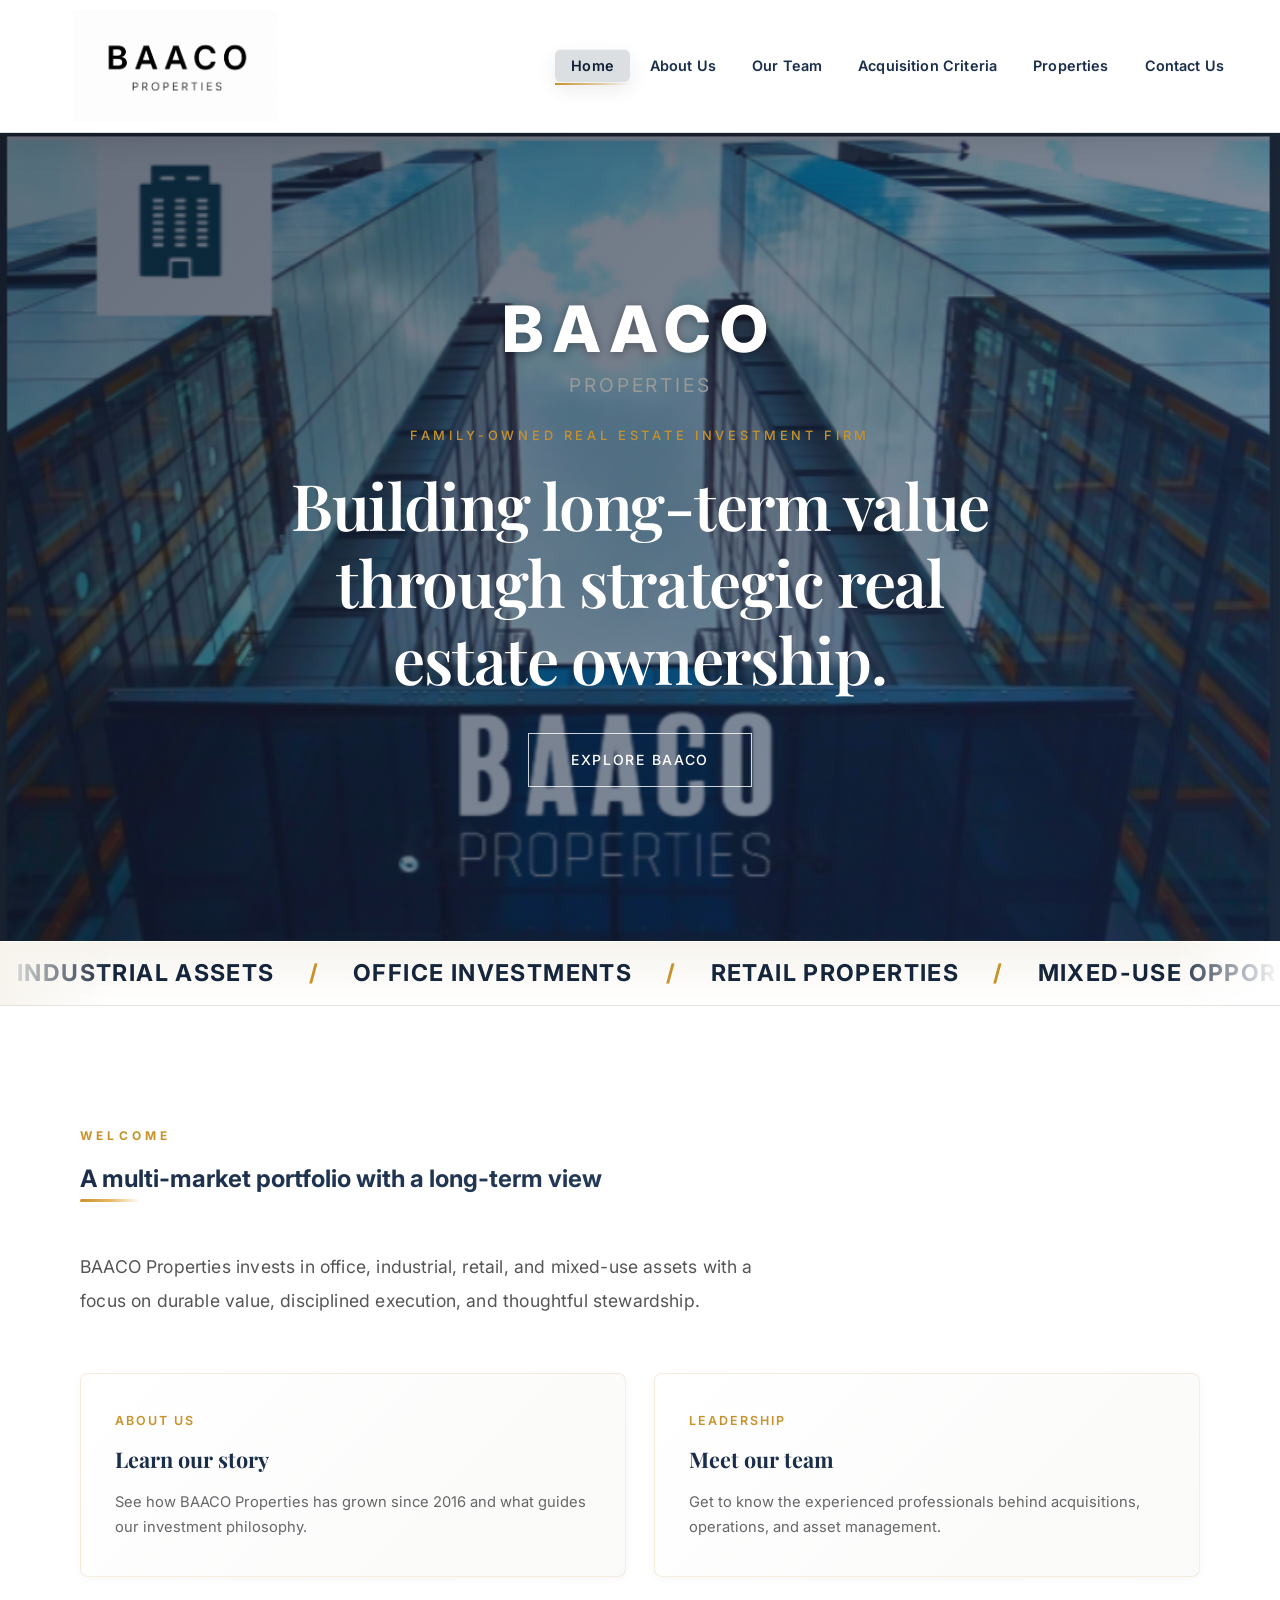
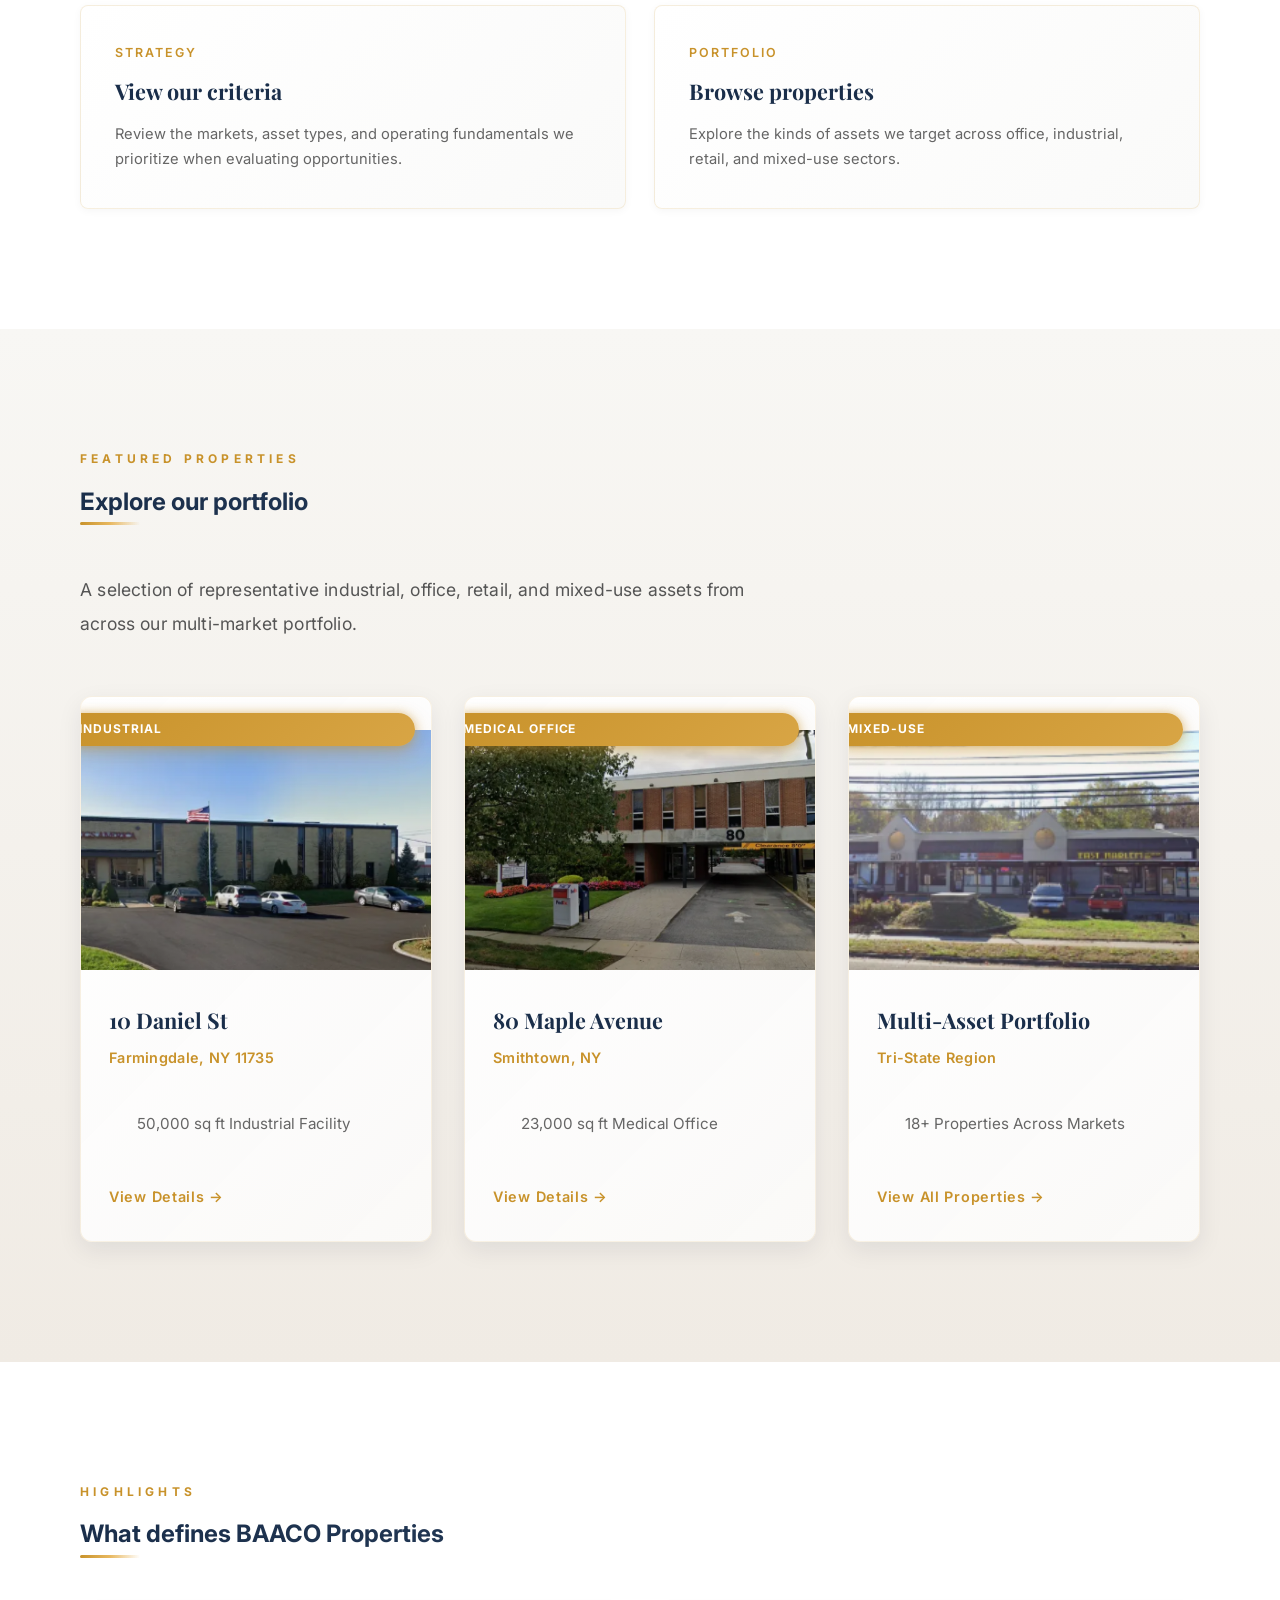
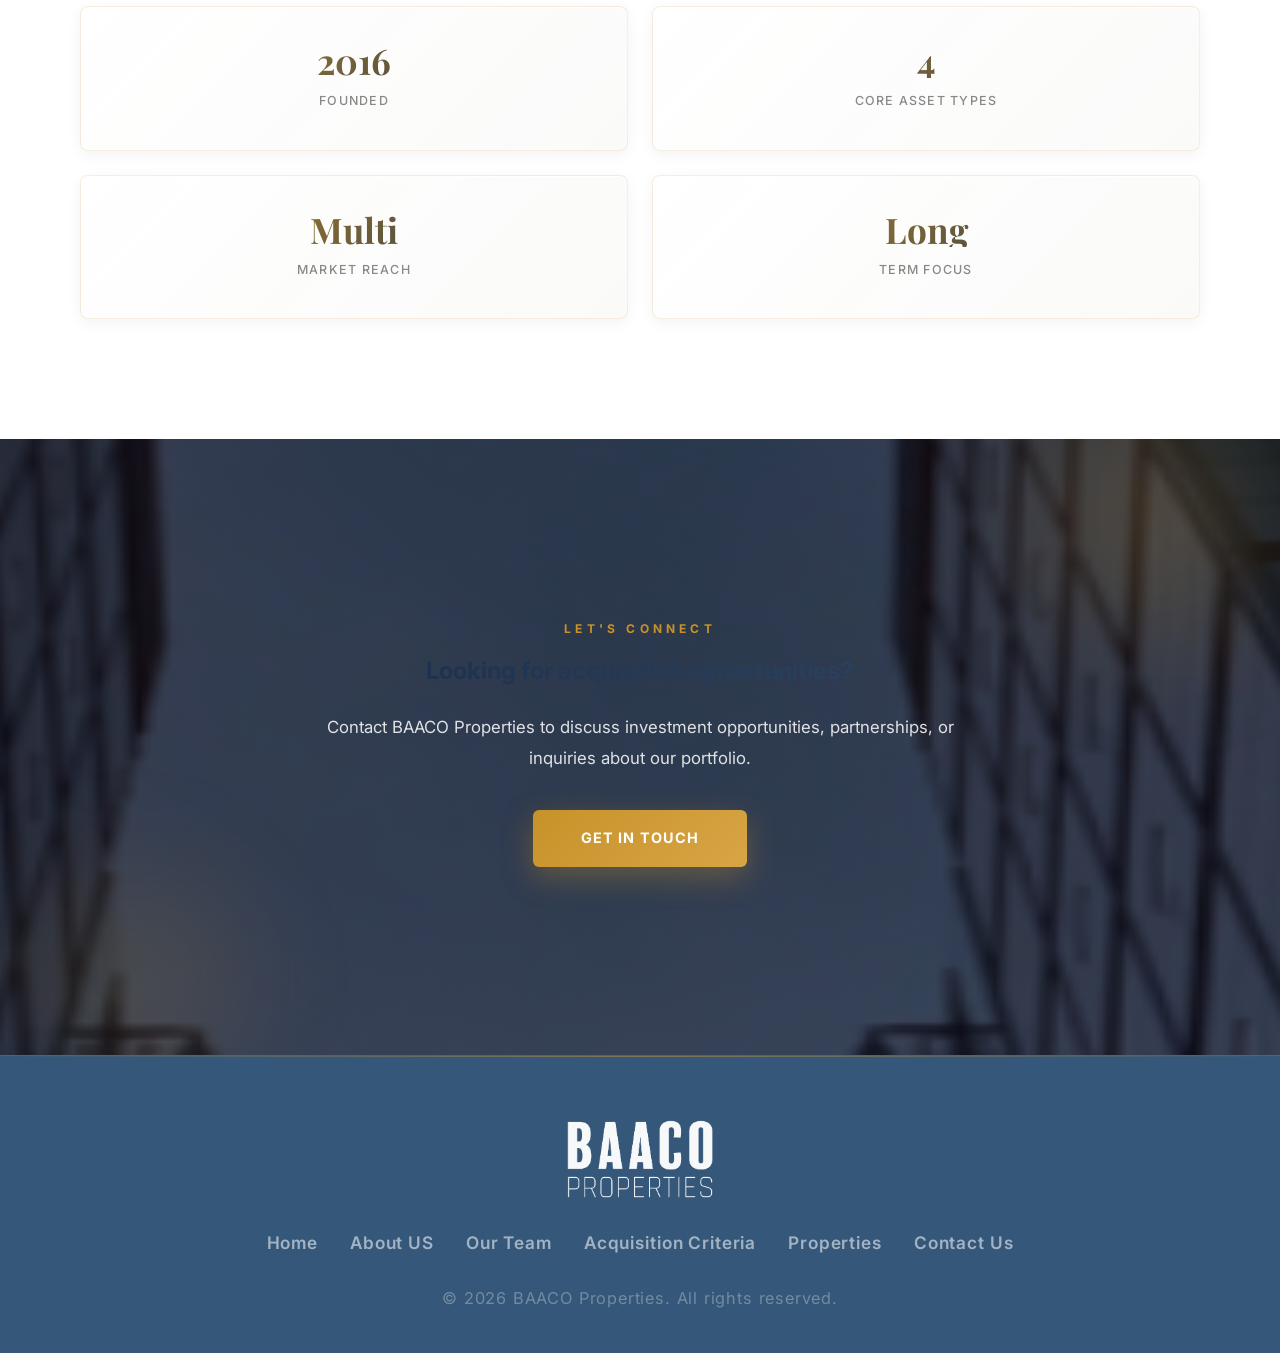
<file: index.html>
<!DOCTYPE html>
<html lang="en">
<head>
  <meta charset="UTF-8" />
  <meta name="viewport" content="width=device-width, initial-scale=1.0" />
  <meta name="theme-color" content="#241b17" />
  <title>BAACO Properties | Home</title>
  <link rel="stylesheet" href="styles.css" />
  <link href="https://fonts.googleapis.com/css2?family=Playfair+Display:wght@400;600;700&family=Inter:wght@300;400;500;600&display=swap" rel="stylesheet" />
</head>
<body data-page="home">
  <header id="header">
    <div class="header-inner">
      <a href="index.html" class="logo">
        <img src="Images/Baaco logo image.png" alt="BAACO Properties logo" class="logo-image" />
      </a>
      <nav>
        <ul class="nav-links">
          <li><a href="index.html" class="nav-link">Home</a></li>
          <li><a href="about.html" class="nav-link">About Us</a></li>
          <li><a href="team.html" class="nav-link">Our Team</a></li>
          <li><a href="acquisition.html" class="nav-link">Acquisition Criteria</a></li>
          <li><a href="properties.html" class="nav-link">Properties</a></li>
          <li><a href="contact.html" class="nav-link">Contact Us</a></li>
        </ul>
        <button class="hamburger" id="hamburger" aria-label="Open menu">
          <span></span><span></span><span></span>
        </button>
      </nav>
    </div>
    <div class="mobile-menu" id="mobileMenu">
      <a href="index.html" class="mobile-link">Home</a>
      <a href="about.html" class="mobile-link">About Us</a>
      <a href="team.html" class="mobile-link">Our Team</a>
      <a href="acquisition.html" class="mobile-link">Acquisition Criteria</a>
      <a href="properties.html" class="mobile-link">Properties</a>
      <a href="contact.html" class="mobile-link">Contact Us</a>
    </div>
  </header>

  <section class="hero" id="home">
    <div class="hero-media-scroller" aria-label="Scrollable building background image">
      <img
        src="Images/image.png"
        alt="BAACO building background with BAACO Properties lettering"
        class="hero-media-image"
      />
    </div>
    <div class="hero-overlay"></div>
    <div class="hero-content">
      <div class="hero-brand">
        <div class="hero-brand-main">BAACO</div>
        <div class="hero-brand-sub">PROPERTIES</div>
      </div>
      <p class="hero-sub">Family-Owned Real Estate Investment Firm</p>
      <h1 class="hero-title">Building long-term value through strategic real estate ownership.</h1>
      <a href="about.html" class="hero-btn">Explore BAACO</a>
    </div>
  </section>

  <section class="hero-ticker" aria-label="Portfolio highlights">
    <div class="hero-ticker-track">
      <div class="hero-ticker-group">
        <span>Industrial Assets</span>
        <span>Office Investments</span>
        <span>Retail Properties</span>
        <span>Mixed-Use Opportunities</span>
        <span>Family-Owned Since 2016</span>
        <span>Tri-State Focus</span>
      </div>
      <div class="hero-ticker-group" aria-hidden="true">
        <span>Industrial Assets</span>
        <span>Office Investments</span>
        <span>Retail Properties</span>
        <span>Mixed-Use Opportunities</span>
        <span>Family-Owned Since 2016</span>
        <span>Tri-State Focus</span>
      </div>
    </div>
  </section>

  <section class="section">
    <div class="container">
      <div class="section-label">Welcome</div>
      <h2 class="section-title">A multi-market portfolio with a long-term view</h2>
      <div class="divider"></div>
      <p class="section-intro">
        BAACO Properties invests in office, industrial, retail, and mixed-use assets with a focus on durable value, disciplined execution, and thoughtful stewardship.
      </p>
      <div class="home-grid">
        <a href="about.html" class="feature-card">
          <span class="feature-kicker">About Us</span>
          <h3>Learn our story</h3>
          <p>See how BAACO Properties has grown since 2016 and what guides our investment philosophy.</p>
        </a>
        <a href="team.html" class="feature-card">
          <span class="feature-kicker">Leadership</span>
          <h3>Meet our team</h3>
          <p>Get to know the experienced professionals behind acquisitions, operations, and asset management.</p>
        </a>
        <a href="acquisition.html" class="feature-card">
          <span class="feature-kicker">Strategy</span>
          <h3>View our criteria</h3>
          <p>Review the markets, asset types, and operating fundamentals we prioritize when evaluating opportunities.</p>
        </a>
        <a href="properties.html" class="feature-card">
          <span class="feature-kicker">Portfolio</span>
          <h3>Browse properties</h3>
          <p>Explore the kinds of assets we target across office, industrial, retail, and mixed-use sectors.</p>
        </a>
      </div>
    </div>
  </section>

  <section class="section section-alt">
    <div class="container">
      <div class="section-label">Featured Properties</div>
      <h2 class="section-title">Explore our portfolio</h2>
      <div class="divider"></div>
      <p class="section-intro">
        A selection of representative industrial, office, retail, and mixed-use assets from across our multi-market portfolio.
      </p>
      <div class="featured-properties"><!---this div contains the contact information-->
        <div class="featured-property-card">
          <div class="property-badge">Industrial</div>
          <div class="property-image">
            <img src="Images/Screenshot 2026-06-22 124623.png" alt="10 Daniel St building in Farmingdale, NY" />
          </div>
          <div class="property-details">
            <h3>10 Daniel St</h3>
            <p class="property-location">Farmingdale, NY 11735</p>
            <p class="property-info">50,000 sq ft Industrial Facility</p>
            <a href="properties.html" class="view-btn">View Details →</a>
          </div>
        </div>
        <div class="featured-property-card">
          <div class="property-badge">Medical Office</div>
          <div class="property-image">
            <img src="Images/Screenshot 2026-06-22 124721.png" alt="80 Maple Avenue building in Smithtown, NY" />
          </div>
          <div class="property-details">
            <h3>80 Maple Avenue</h3>
            <p class="property-location">Smithtown, NY</p>
            <p class="property-info">23,000 sq ft Medical Office</p>
            <a href="properties.html" class="view-btn">View Details →</a><!---this is the properties-->
          </div>
        </div>
        <div class="featured-property-card">
          <div class="property-badge">Mixed-Use</div>
          <div class="property-image">
            <img src="Images/Screenshot 2026-06-22 124716.png" alt="Commercial mixed-use property portfolio" />
          </div>
          <div class="property-details">
            <h3>Multi-Asset Portfolio</h3>
            <p class="property-location">Tri-State Region</p><!---refers to locaions such as property locations-->
            <p class="property-info">18+ Properties Across Markets</p><!---this stores property information-->
            <a href="properties.html" class="view-btn">View All Properties →</a><!---this is used to view all the different properties-->
          </div>
        </div>
      </div>
    </div>
  </section>

  <section class="section"><!---this section is used to highlight key aspects of BAACO Properties-->
    <div class="container">
      <div class="section-label">Highlights</div>
      <h2 class="section-title">What defines BAACO Properties</h2>
      <div class="divider"></div><!---the div class is utilized in order to keep the things going-->
      <div class="overview-stats">
        <div class="stat-card"><!---this is the div that contains everything you need for this specific class-->
          <span class="stat-number">2016</span>
          <span class="stat-label">Founded</span>
        </div>
        <div class="stat-card">
          <span class="stat-number">4</span><!---the number part is great-->
          <span class="stat-label">Core Asset Types</span><!---the span class is used to determine the core assets of the company-->
        </div>
        <div class="stat-card">
          <span class="stat-number">Multi</span><!---the stat number for market reach-->
          <span class="stat-label">Market Reach</span><!---the span class is used to determien the market react-->
        </div>
        <div class="stat-card"><!----->
          <span class="stat-number">Long</span>
          <span class="stat-label">Term Focus</span>
        </div><!---the span class will work doing that the fastest-->
      </div>
    </div>
  </section><!---this section highlights key aspects of BAACO Properties-->

  <section class="section cta-section">
    <div class="container"><!---this div container is used to give the call to action-->
      <div class="cta-content">
        <div class="section-label">Let's Connect</div><!---the div class is utilized to style the section label-->
        <h2 class="section-title">Looking for acquisition opportunities?</h2>
        <p>Contact BAACO Properties to discuss investment opportunities, partnerships, or inquiries about our portfolio.</p>
        <a href="contact.html" class="cta-button">Get in Touch</a><!---the href contains the contact details-->
      </div>
    </div>
  </section>

  <footer class="footer"><!---this is the footer header -->
    <div class="container footer-inner"><!---the div class allows for the styling and the layout-->
      <div class="footer-logo"><!--- the div class is used to contain the footer logo-->
        <img src="Images/Baaco Properties LOGO WEB White.png" alt="BAACO Properties logo" class="footer-logo-image" />
      </div>
      <div class="footer-links">
        <a href="index.html">Home</a><!---this is used in the navigation to go the home page-->
        <a href="about.html">About US</a><!--- the about page is used to go to the about tab-->
        <a href="team.html">Our Team</a><!--our team is used to access the teams page-->
        <a href="acquisition.html">Acquisition Criteria</a> <!----the acquisition can be used to finish the acquistion process-->
        <a href="properties.html">Properties</a><!--- this is the properties list-->
        <a href="contact.html">Contact Us</a> <!---what this does is that it goes to the contact list-->
      </div><!---the div container is used to contain the footer links-->
      <p class="footer-copy">&copy; 2026 BAACO Properties. All rights reserved.</p>
    </div>
  </footer>

  <script src="script.js"></script>
</body>
</html>
</file>
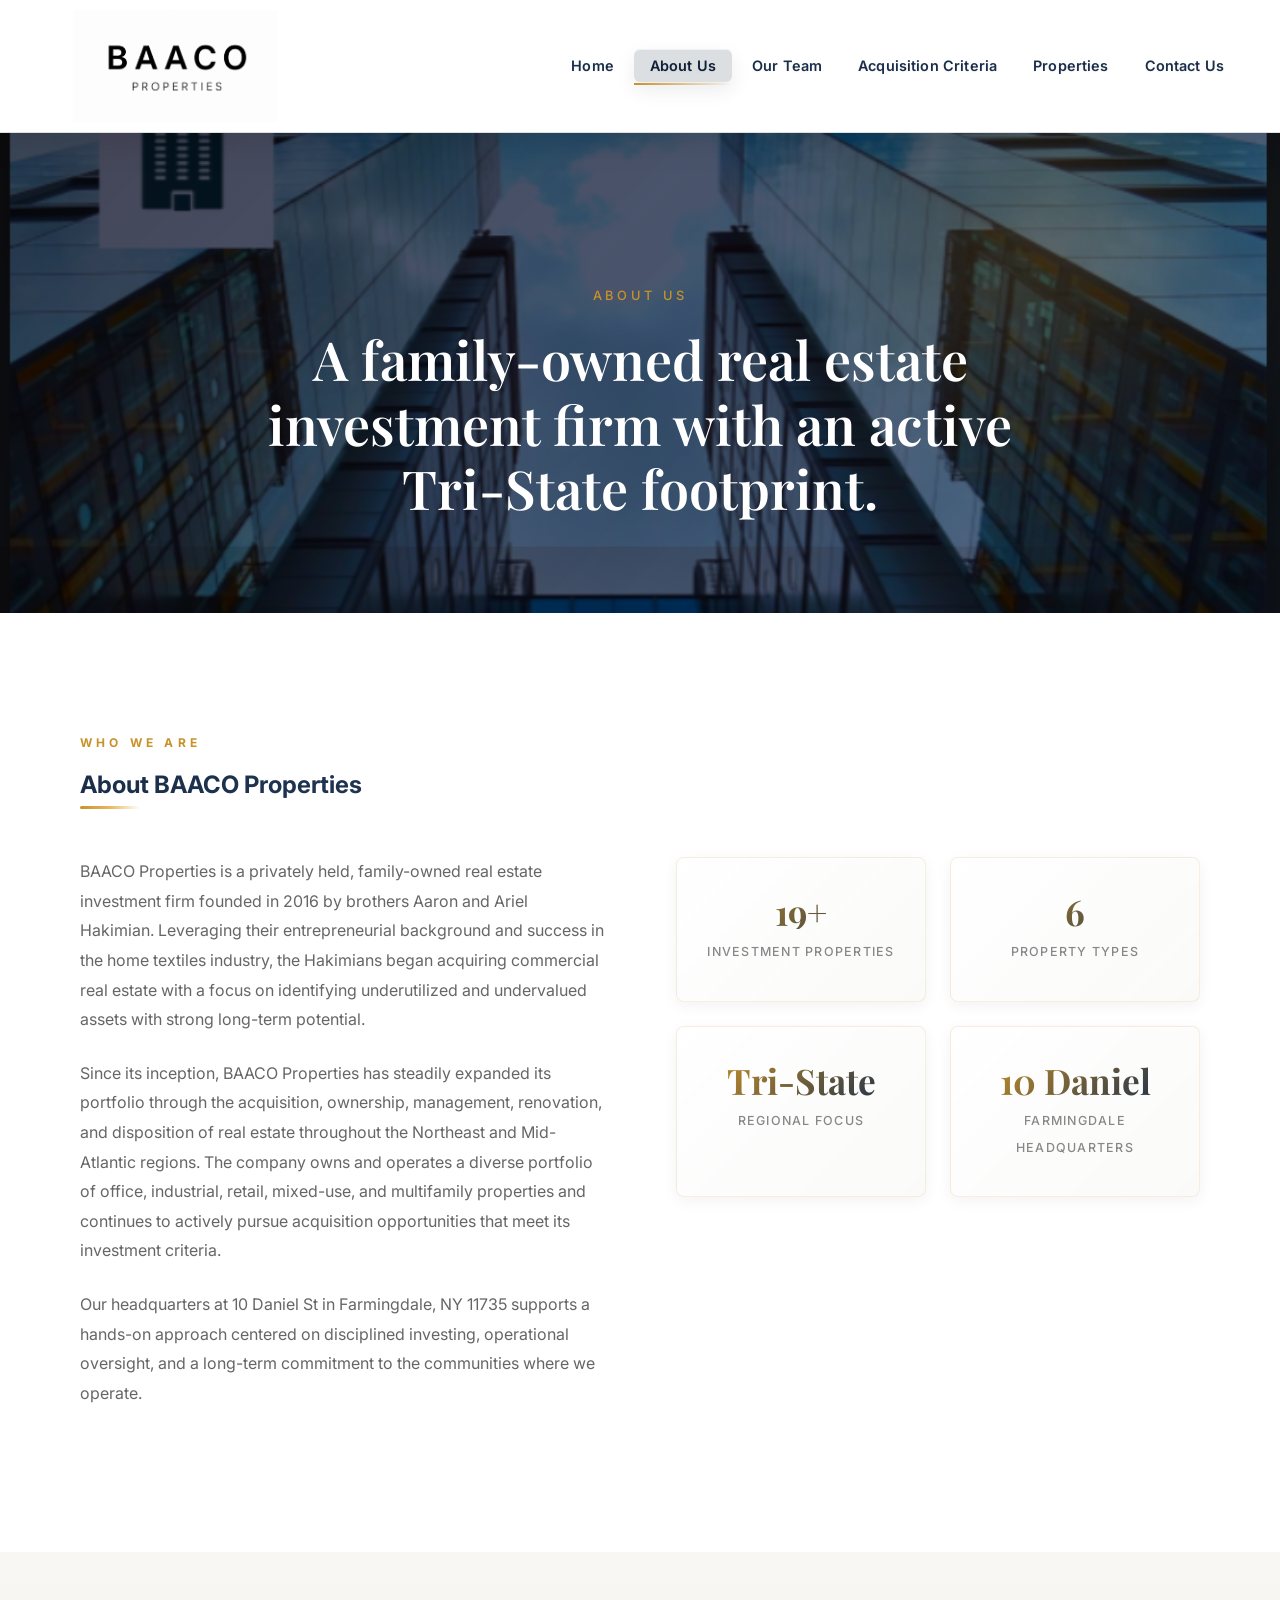
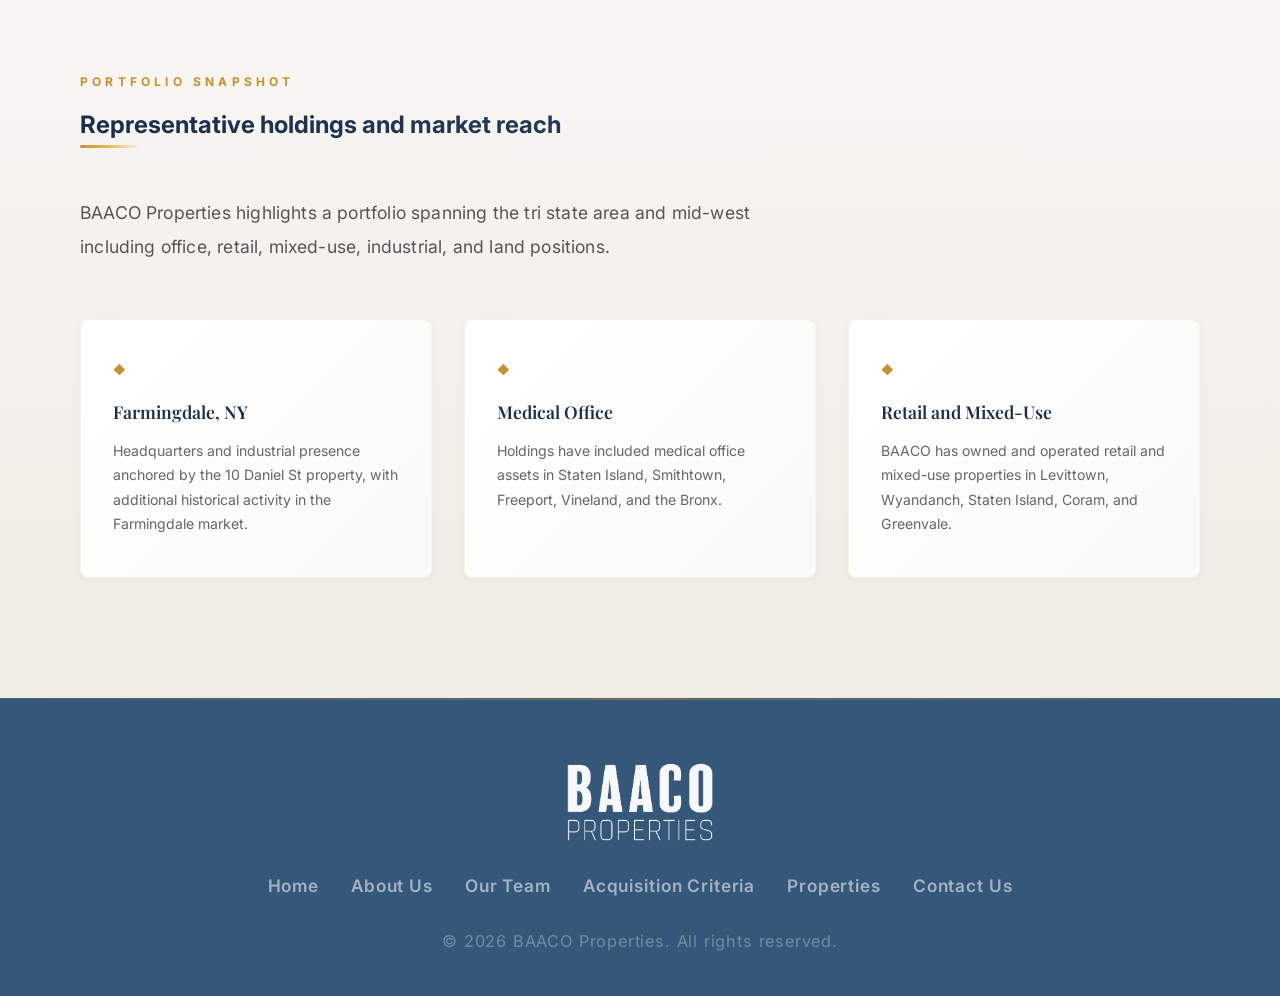
<file: about.html>
<!DOCTYPE html>
<html lang="en">
<head>
  <meta charset="UTF-8" />
  <meta name="viewport" content="width=device-width, initial-scale=1.0" />
  <meta name="theme-color" content="#241b17" />
  <title>BAACO Properties | About Us</title>
  <link rel="stylesheet" href="styles.css" />
  <link href="https://fonts.googleapis.com/css2?family=Playfair+Display:wght@400;600;700&family=Inter:wght@300;400;500;600&display=swap" rel="stylesheet" />
</head>
<body data-page="about">
  <header id="header">
    <div class="header-inner">
      <a href="index.html" class="logo">
        <img src="Images/Baaco logo image.png" alt="BAACO Properties logo" class="logo-image" />
      </a>
      <nav>
        <ul class="nav-links">
          <li><a href="index.html" class="nav-link">Home</a></li>
          <li><a href="about.html" class="nav-link">About Us</a></li><!---about us should be available on the webspace-->
          <li><a href="team.html" class="nav-link">Our Team</a></li>
          <li><a href="acquisition.html" class="nav-link">Acquisition Criteria</a></li>
          <li><a href="properties.html" class="nav-link">Properties</a></li>
          <li><a href="contact.html" class="nav-link">Contact Us</a></li>
        </ul>
        <button class="hamburger" id="hamburger" aria-label="Open menu">
          <span></span><span></span><span></span>
        </button>
      </nav>
    </div>
    <div class="mobile-menu" id="mobileMenu">
      <a href="index.html" class="mobile-link">Home</a> <!---this is the mdeule menu that can be used for the header-->
      <a href="about.html" class="mobile-link">About Us</a>
      <a href="team.html" class="mobile-link">Our Team</a>
      <a href="acquisition.html" class="mobile-link">Acquisition Criteria</a>
      <a href="properties.html" class="mobile-link">Properties</a>
      <a href="contact.html" class="mobile-link">Contact Us</a>
    </div>
  </header>

  <section class="page-hero"><!---this is the section class that can be used to access different properties-->
    <div class="hero-media-scroller" aria-label="Scrollable building background image">
      <img
        src="Images/image.png"
        alt="BAACO building background with BAACO Properties lettering"
        class="hero-media-image"
      />
    </div>
    <div class="container">
      <p class="hero-sub">About Us</p>
      <h1 class="page-title">A family-owned real estate investment firm with an active Tri-State footprint.</h1>
    </div>
  </section>

  <section class="section">
    <div class="container">
      <div class="section-label">Who We Are</div>
      <h2 class="section-title">About BAACO Properties</h2>
      <div class="divider"></div>
      <div class="overview-grid">
        <div class="overview-text">
          <p>
            BAACO Properties is a privately held, family-owned real estate investment firm founded in 2016 by brothers Aaron and Ariel Hakimian. Leveraging their entrepreneurial background and success in the home textiles industry, the Hakimians began acquiring commercial real estate with a focus on identifying underutilized and undervalued assets with strong long-term potential.
          </p>
          <p>
            Since its inception, BAACO Properties has steadily expanded its portfolio through the acquisition, ownership, management, renovation, and disposition of real estate throughout the Northeast and Mid-Atlantic regions. The company owns and operates a diverse portfolio of office, industrial, retail, mixed-use, and multifamily properties and continues to actively pursue acquisition opportunities that meet its investment criteria.
          </p>
          <p>
            Our headquarters at 10 Daniel St in Farmingdale, NY 11735 supports a hands-on approach centered on disciplined investing, operational oversight, and a long-term commitment to the communities where we operate.
          </p>
        </div>
        <div class="overview-stats">
          <div class="stat-card">
            <span class="stat-number">19+</span>
            <span class="stat-label">Investment Properties</span>
          </div>
          <div class="stat-card">
            <span class="stat-number">6</span>
            <span class="stat-label">Property Types</span>
          </div>
          <div class="stat-card">
            <span class="stat-number">Tri-State</span>
            <span class="stat-label">Regional Focus</span>
          </div>
          <div class="stat-card">
            <span class="stat-number">10 Daniel</span>
            <span class="stat-label">Farmingdale Headquarters</span>
          </div>
        </div>
      </div>
    </div>
  </section>

  <section class="section section-alt">
    <div class="container">
      <div class="section-label">Portfolio Snapshot</div>
      <h2 class="section-title">Representative holdings and market reach</h2>
      <div class="divider"></div>
      <p class="section-intro">
        BAACO Properties highlights a portfolio spanning the tri state area and mid-west including office, retail, mixed-use, industrial, and land positions.
      </p>
      <div class="criteria-grid">
        <div class="criteria-card">
          <div class="criteria-icon">&#9670;</div>
          <h3>Farmingdale, NY</h3>
          <p>Headquarters and industrial presence anchored by the 10 Daniel St property, with additional historical activity in the Farmingdale market.</p>
        </div>
        <div class="criteria-card">
          <div class="criteria-icon">&#9670;</div>
          <h3>Medical Office</h3>
          <p>Holdings have included medical office assets in Staten Island, Smithtown, Freeport, Vineland, and the Bronx.</p>
        </div>
        <div class="criteria-card">
          <div class="criteria-icon">&#9670;</div>
          <h3>Retail and Mixed-Use</h3>
          <p>BAACO has owned and operated retail and mixed-use properties in Levittown, Wyandanch, Staten Island, Coram, and Greenvale.</p>
        </div>
      </div>
    </div>
  </section>

  <footer class="footer">
    <div class="container footer-inner">
      <div class="footer-logo">
        <img src="Images/Baaco Properties LOGO WEB White.png" alt="BAACO Properties logo" class="footer-logo-image" />
      </div>
      <div class="footer-links">
        <a href="index.html">Home</a>
        <a href="about.html">About Us</a>
        <a href="team.html">Our Team</a>
        <a href="acquisition.html">Acquisition Criteria</a>
        <a href="properties.html">Properties</a>
        <a href="contact.html">Contact Us</a>
      </div>
      <p class="footer-copy">&copy; 2026 BAACO Properties. All rights reserved.</p>
    </div>
  </footer>

  <script src="script.js"></script>
</body>
</html>
</file>
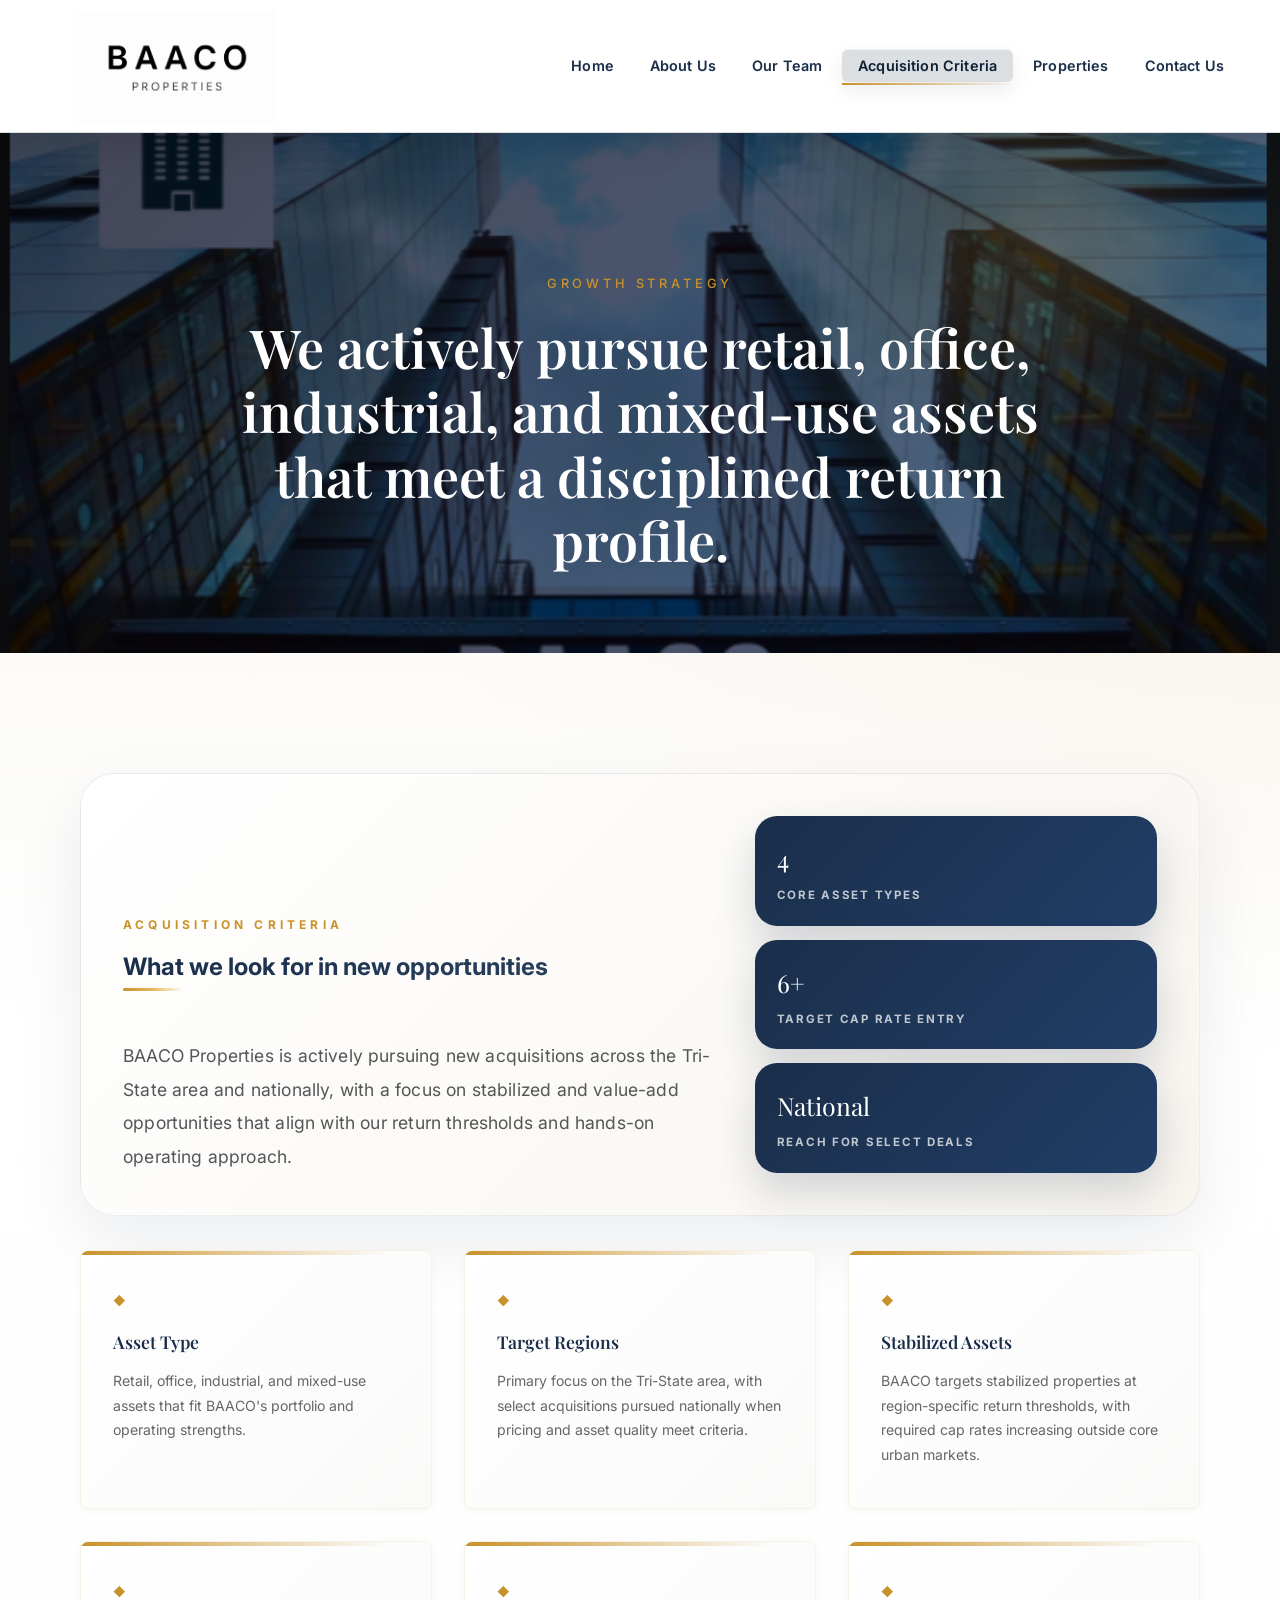
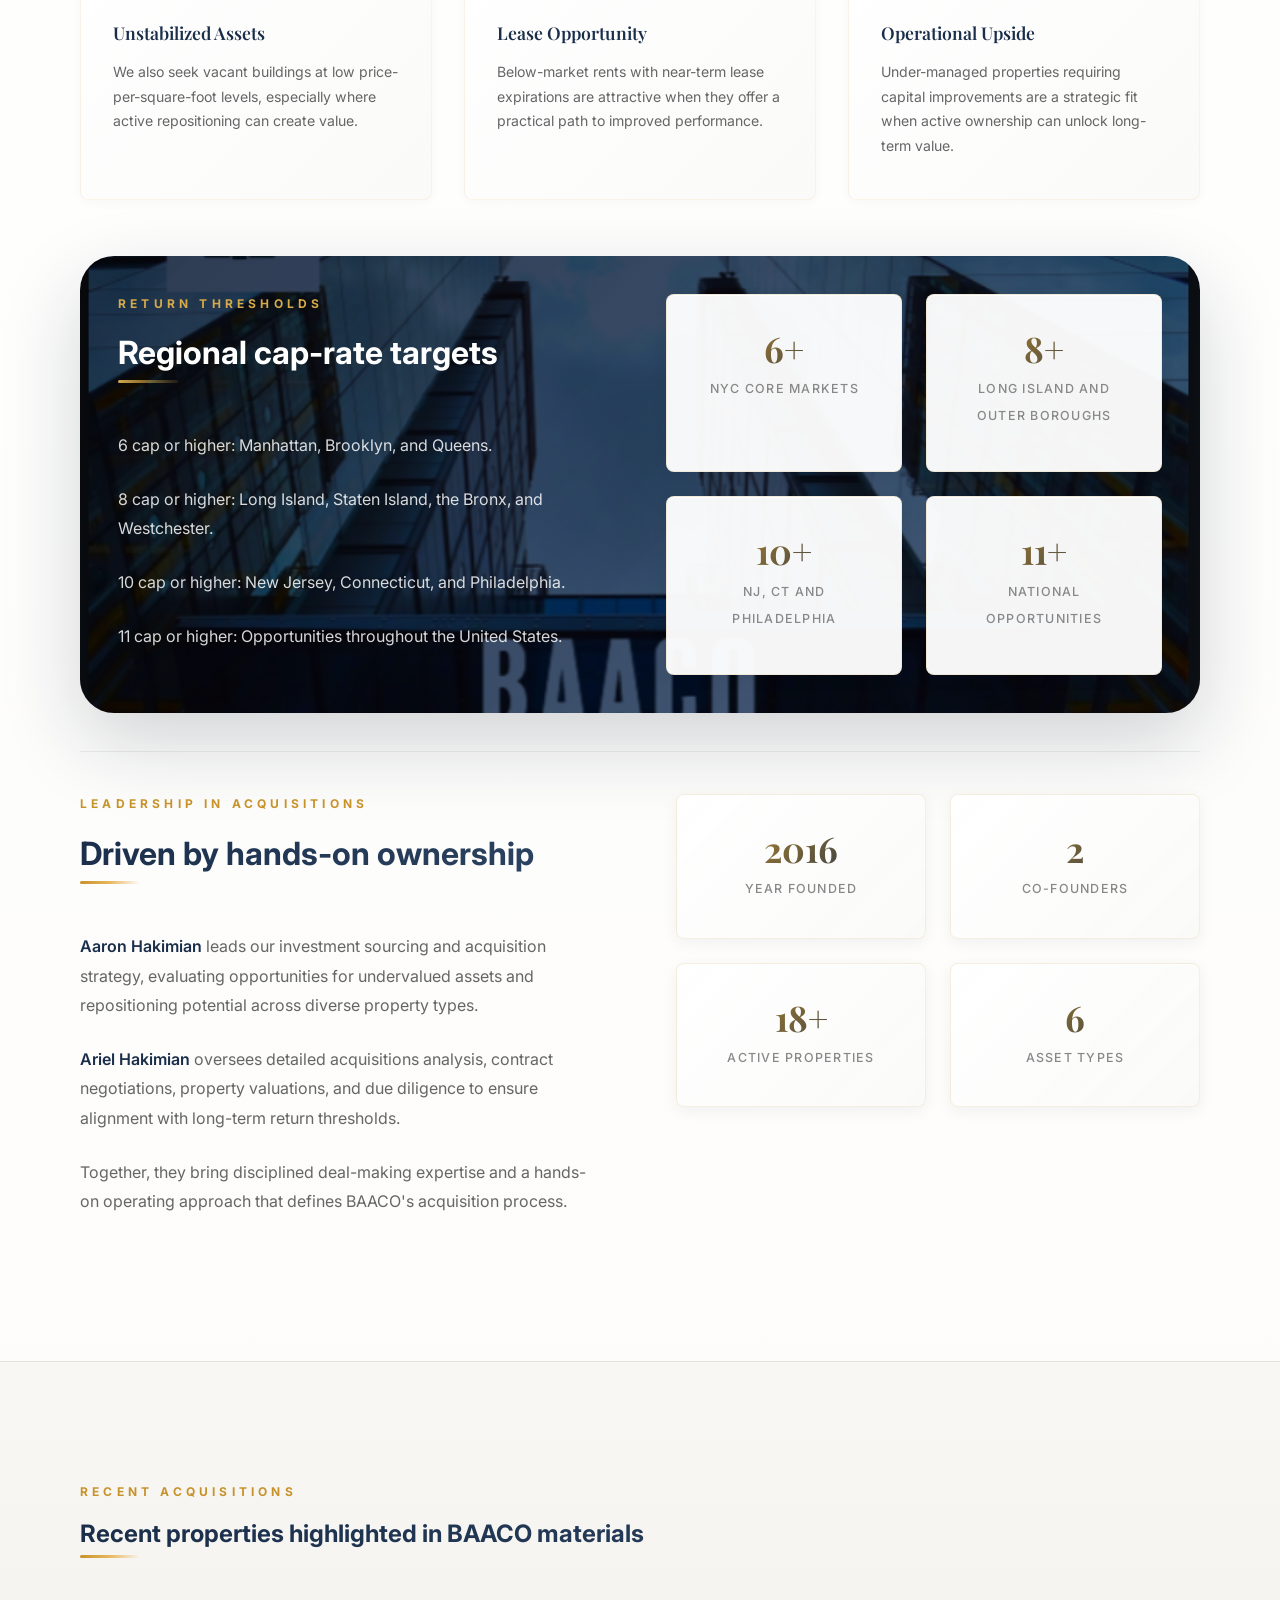
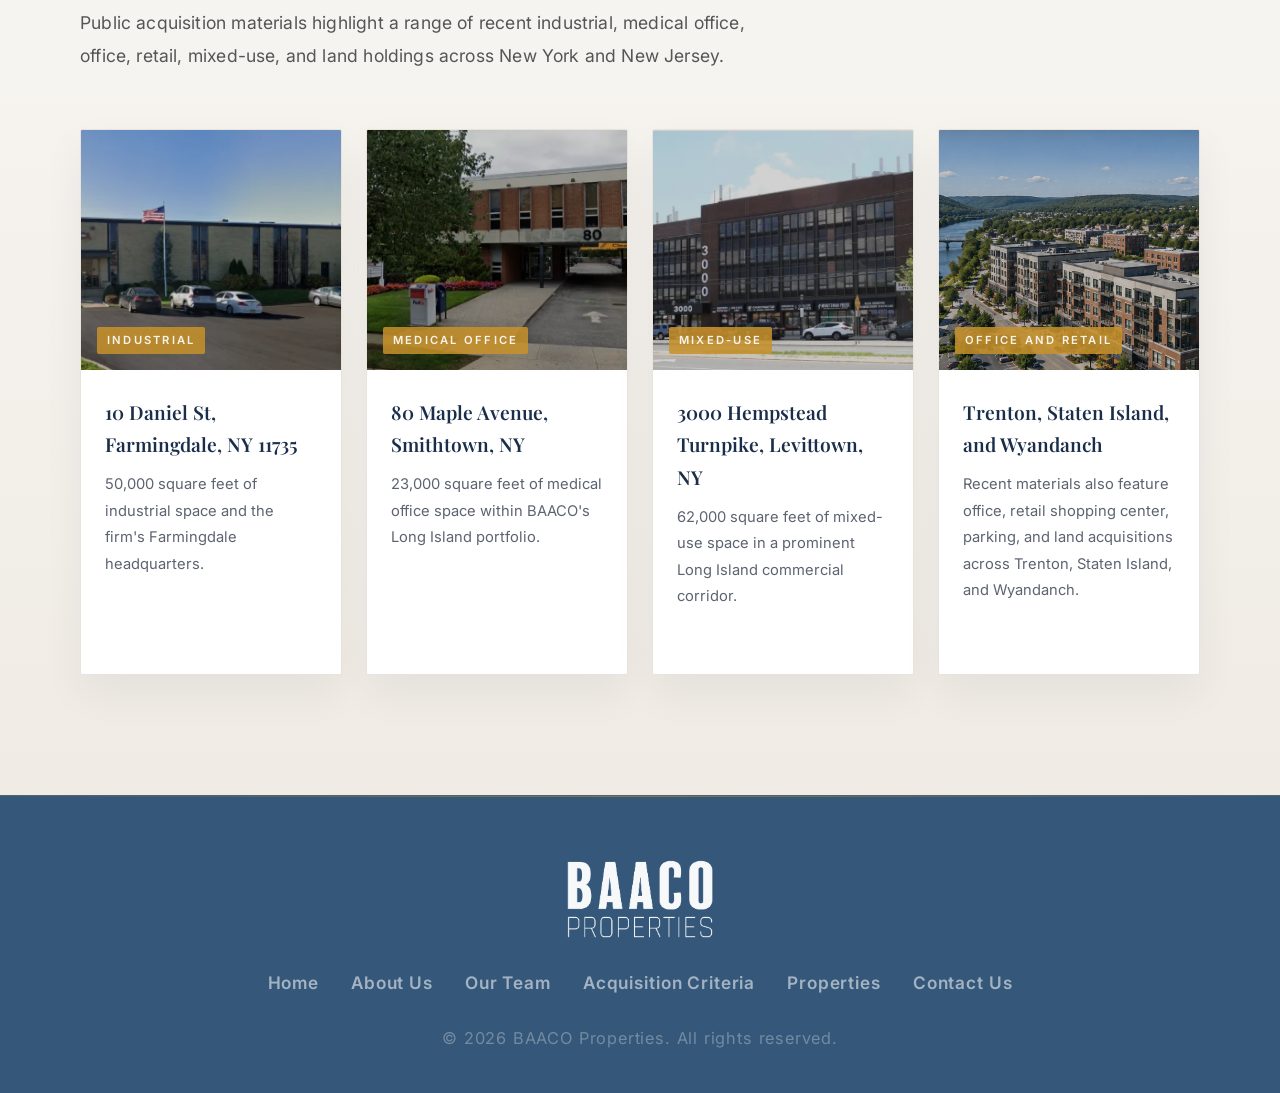
<file: acquisition.html>
<!DOCTYPE html>
<html lang="en">
<head>
  <meta charset="UTF-8" />
  <meta name="viewport" content="width=device-width, initial-scale=1.0" />
  <title>BAACO Properties | Acquisition Criteria</title>
  <link rel="stylesheet" href="styles.css" />
  <link href="https://fonts.googleapis.com/css2?family=Playfair+Display:wght@400;600;700&family=Inter:wght@300;400;500;600&display=swap" rel="stylesheet" />
</head>
<body data-page="acquisition" class="acquisition-page">
  <header id="header">
    <div class="header-inner">
      <a href="index.html" class="logo">
        <img src="Images/Baaco logo image.png" alt="BAACO Properties logo" class="logo-image" />
      </a>
      <nav>
        <ul class="nav-links">
          <li><a href="index.html" class="nav-link">Home</a></li>
          <li><a href="about.html" class="nav-link">About Us</a></li>
          <li><a href="team.html" class="nav-link">Our Team</a></li>
          <li><a href="acquisition.html" class="nav-link">Acquisition Criteria</a></li>
          <li><a href="properties.html" class="nav-link">Properties</a></li>
          <li><a href="contact.html" class="nav-link">Contact Us</a></li>
        </ul>
        <button class="hamburger" id="hamburger" aria-label="Open menu">
          <span></span><span></span><span></span>
        </button>
      </nav>
    </div>
    <div class="mobile-menu" id="mobileMenu">
      <a href="index.html" class="mobile-link">Home</a>
      <a href="about.html" class="mobile-link">About Us</a>
      <a href="team.html" class="mobile-link">Our Team</a>
      <a href="acquisition.html" class="mobile-link">Acquisition Criteria</a>
      <a href="properties.html" class="mobile-link">Properties</a>
      <a href="contact.html" class="mobile-link">Contact Us</a>
    </div>
  </header>

  <section class="page-hero">
    <div class="hero-media-scroller" aria-label="Scrollable building background image">
      <img
        src="Images/image.png"
        alt="BAACO building background with BAACO Properties lettering"
        class="hero-media-image"
      />
    </div>
    <div class="container">
      <p class="hero-sub">Growth Strategy</p>
      <h1 class="page-title">We actively pursue retail, office, industrial, and mixed-use assets that meet a disciplined return profile.</h1>
    </div>
  </section>

  <section class="section acquisition-section">
    <div class="container">
      <div class="acquisition-intro-panel">
        <div class="acquisition-intro-copy">
          <div class="section-label">Acquisition Criteria</div>
          <h2 class="section-title">What we look for in new opportunities</h2>
          <div class="divider"></div>
          <p class="section-intro">
            BAACO Properties is actively pursuing new acquisitions across the Tri-State area and nationally, with a focus on stabilized and value-add opportunities that align with our return thresholds and hands-on operating approach.
          </p>
        </div>
        <div class="acquisition-intro-stats">
          <div class="acquisition-mini-stat">
            <span class="acquisition-mini-value">4</span>
            <span class="acquisition-mini-label">Core Asset Types</span>
          </div>
          <div class="acquisition-mini-stat">
            <span class="acquisition-mini-value">6+</span>
            <span class="acquisition-mini-label">Target Cap Rate Entry</span>
          </div>
          <div class="acquisition-mini-stat">
            <span class="acquisition-mini-value">National</span>
            <span class="acquisition-mini-label">Reach for Select Deals</span>
          </div>
        </div>
      </div>

      <div class="criteria-grid acquisition-criteria-grid">
        <div class="criteria-card acquisition-criteria-card">
          <div class="criteria-icon">&#9670;</div>
          <h3>Asset Type</h3>
          <p>Retail, office, industrial, and mixed-use assets that fit BAACO's portfolio and operating strengths.</p>
        </div>
        <div class="criteria-card acquisition-criteria-card">
          <div class="criteria-icon">&#9670;</div>
          <h3>Target Regions</h3>
          <p>Primary focus on the Tri-State area, with select acquisitions pursued nationally when pricing and asset quality meet criteria.</p>
        </div>
        <div class="criteria-card acquisition-criteria-card">
          <div class="criteria-icon">&#9670;</div>
          <h3>Stabilized Assets</h3>
          <p>BAACO targets stabilized properties at region-specific return thresholds, with required cap rates increasing outside core urban markets.</p>
        </div>
        <div class="criteria-card acquisition-criteria-card">
          <div class="criteria-icon">&#9670;</div>
          <h3>Unstabilized Assets</h3>
          <p>We also seek vacant buildings at low price-per-square-foot levels, especially where active repositioning can create value.</p>
        </div>
        <div class="criteria-card acquisition-criteria-card">
          <div class="criteria-icon">&#9670;</div>
          <h3>Lease Opportunity</h3>
          <p>Below-market rents with near-term lease expirations are attractive when they offer a practical path to improved performance.</p>
        </div>
        <div class="criteria-card acquisition-criteria-card">
          <div class="criteria-icon">&#9670;</div>
          <h3>Operational Upside</h3>
          <p>Under-managed properties requiring capital improvements are a strategic fit when active ownership can unlock long-term value.</p>
        </div>
      </div>

      <div class="acquisition-thresholds-shell">
        <div class="overview-text acquisition-thresholds-copy">
          <div class="section-label">Return Thresholds</div>
          <h3 class="section-title acquisition-subtitle">Regional cap-rate targets</h3>
          <div class="divider"></div>
          <p>6 cap or higher: Manhattan, Brooklyn, and Queens.</p>
          <p>8 cap or higher: Long Island, Staten Island, the Bronx, and Westchester.</p>
          <p>10 cap or higher: New Jersey, Connecticut, and Philadelphia.</p>
          <p>11 cap or higher: Opportunities throughout the United States.</p>
        </div>
        <div class="overview-stats acquisition-threshold-stats">
          <div class="stat-card">
            <span class="stat-number">6+</span>
            <span class="stat-label">NYC Core Markets</span><!---the stat labels contain the NYC core markets-->
          </div>
          <div class="stat-card">
            <span class="stat-number">8+</span>
            <span class="stat-label">Long Island and Outer Boroughs</span><!---this includes long island and other boroughs-->
          </div>
          <div class="stat-card">
            <span class="stat-number">10+</span>
            <span class="stat-label">NJ, CT and Philadelphia</span><!---the NJ, CT and philadelphia are the state labels-->
          </div>
          <div class="stat-card">
            <span class="stat-number">11+</span><!---the stat number is for the national opportunities-->
            <span class="stat-label">National Opportunities</span>
          </div>
        </div>
      </div>

      <div class="overview-grid acquisition-leadership-grid">
        <div class="overview-text acquisition-leadership-copy">
          <div class="section-label">Leadership in Acquisitions</div>
          <h3 class="section-title acquisition-subtitle">Driven by hands-on ownership</h3>
          <div class="divider"></div>
          <p><strong>Aaron Hakimian</strong> leads our investment sourcing and acquisition strategy, evaluating opportunities for undervalued assets and repositioning potential across diverse property types.</p>
          <p><strong>Ariel Hakimian</strong> oversees detailed acquisitions analysis, contract negotiations, property valuations, and due diligence to ensure alignment with long-term return thresholds.</p>
          <p>Together, they bring disciplined deal-making expertise and a hands-on operating approach that defines BAACO's acquisition process.</p>
        </div>
        <div class="overview-stats acquisition-leadership-stats">
          <div class="stat-card">
            <span class="stat-number">2016</span><!---this is the stat number for the year founded-->
            <span class="stat-label">Year Founded</span><!----this is the year where it was founded-->
          </div>
          <div class="stat-card">
            <span class="stat-number">2</span>
            <span class="stat-label">Co-Founders</span><!---the co founders were not able to find it out-->
          </div>
          <div class="stat-card">
            <span class="stat-number">18+</span><!---the start number is for active properties-->
            <span class="stat-label">Active Properties</span>
          </div>
          <div class="stat-card">
            <span class="stat-number">6</span>
            <span class="stat-label">Asset Types</span>
          </div>
        </div>
      </div>
    </div>
  </section>

  <section class="section section-alt acquisition-portfolio-section">
    <div class="container">
      <div class="section-label">Recent Acquisitions</div>
      <h2 class="section-title">Recent properties highlighted in BAACO materials</h2>
      <div class="divider"></div>
      <p class="section-intro">
        Public acquisition materials highlight a range of recent industrial, medical office, office, retail, mixed-use, and land holdings across New York and New Jersey.
      </p>
      <div class="properties-grid acquisition-properties-grid">
        <div class="property-card acquisition-property-card">
          <div class="property-img">
            <img src="Images/Screenshot 2026-06-22 124623.png" alt="10 Daniel St property in Farmingdale, NY" />
            <div class="property-overlay">
              <span class="property-tag">Industrial</span>
            </div>
          </div>
          <div class="property-info">
            <h3>10 Daniel St, Farmingdale, NY 11735</h3>
            <p>50,000 square feet of industrial space and the firm's Farmingdale headquarters.</p>
          </div>
        </div>
        <div class="property-card acquisition-property-card">
          <div class="property-img">
            <img src="Images/Screenshot 2026-06-22 124721.png" alt="80 Maple Avenue property in Smithtown, NY" />
            <div class="property-overlay"><!----the div class is the property overlay-->
              <span class="property-tag">Medical Office</span><!---the span class is the property tag-->
            </div>
          </div>
          <div class="property-info">
            <h3>80 Maple Avenue, Smithtown, NY</h3><!---the h3 class is the property title-->
            <p>23,000 square feet of medical office space within BAACO's Long Island portfolio.</p>
          </div>
        </div>
        <div class="property-card acquisition-property-card">
          <div class="property-img">
            <img src="Images/Screenshot 2026-06-22 124633.png" alt="3000 Hempstead Turnpike property in Levittown, NY" />
            <div class="property-overlay">
              <span class="property-tag">Mixed-Use</span>
            </div>
          </div>
          <div class="property-info">
            <h3>3000 Hempstead Turnpike, Levittown, NY</h3>
            <p>62,000 square feet of mixed-use space in a prominent Long Island commercial corridor.</p>
          </div>
        </div>
        <div class="property-card acquisition-property-card">
          <div class="property-img">
            <img src="Images/Screenshot 2026-06-22 164324.png" alt="Office and retail property portfolio" />
            <div class="property-overlay">
              <span class="property-tag">Office and Retail</span>
            </div>
          </div>
          <div class="property-info">
            <h3>Trenton, Staten Island, and Wyandanch</h3><!---the h3 class is the property title-->
            <p>Recent materials also feature office, retail shopping center, parking, and land acquisitions across Trenton, Staten Island, and Wyandanch.</p>
          </div>
        </div><!---the div class is the property card-->
      </div>
    </div>
  </section>

  <footer class="footer">
    <div class="container footer-inner">
      <div class="footer-logo">
        <img src="Images/Baaco Properties LOGO WEB White.png" alt="BAACO Properties logo" class="footer-logo-image" />
      </div>
      <div class="footer-links">
        <a href="index.html">Home</a><!---home will allow us to access the homepage-->
        <a href="about.html">About Us</a><!---the about us takes care of the about page-->
        <a href="team.html">Our Team</a><!---the href is used to link to the team page---->
        <a href="acquisition.html">Acquisition Criteria</a><!--- the href is used to link to the acquision cirtieria-->
        <a href="properties.html">Properties</a>
        <a href="contact.html">Contact Us</a><!---the contact page shows the contact information-->
      </div>
      <p class="footer-copy">&copy; 2026 BAACO Properties. All rights reserved.</p><!---the p class shows the footer copy-->
    </div>
  </footer>

  <script src="script.js"></script>
</body>
</html>
</file>
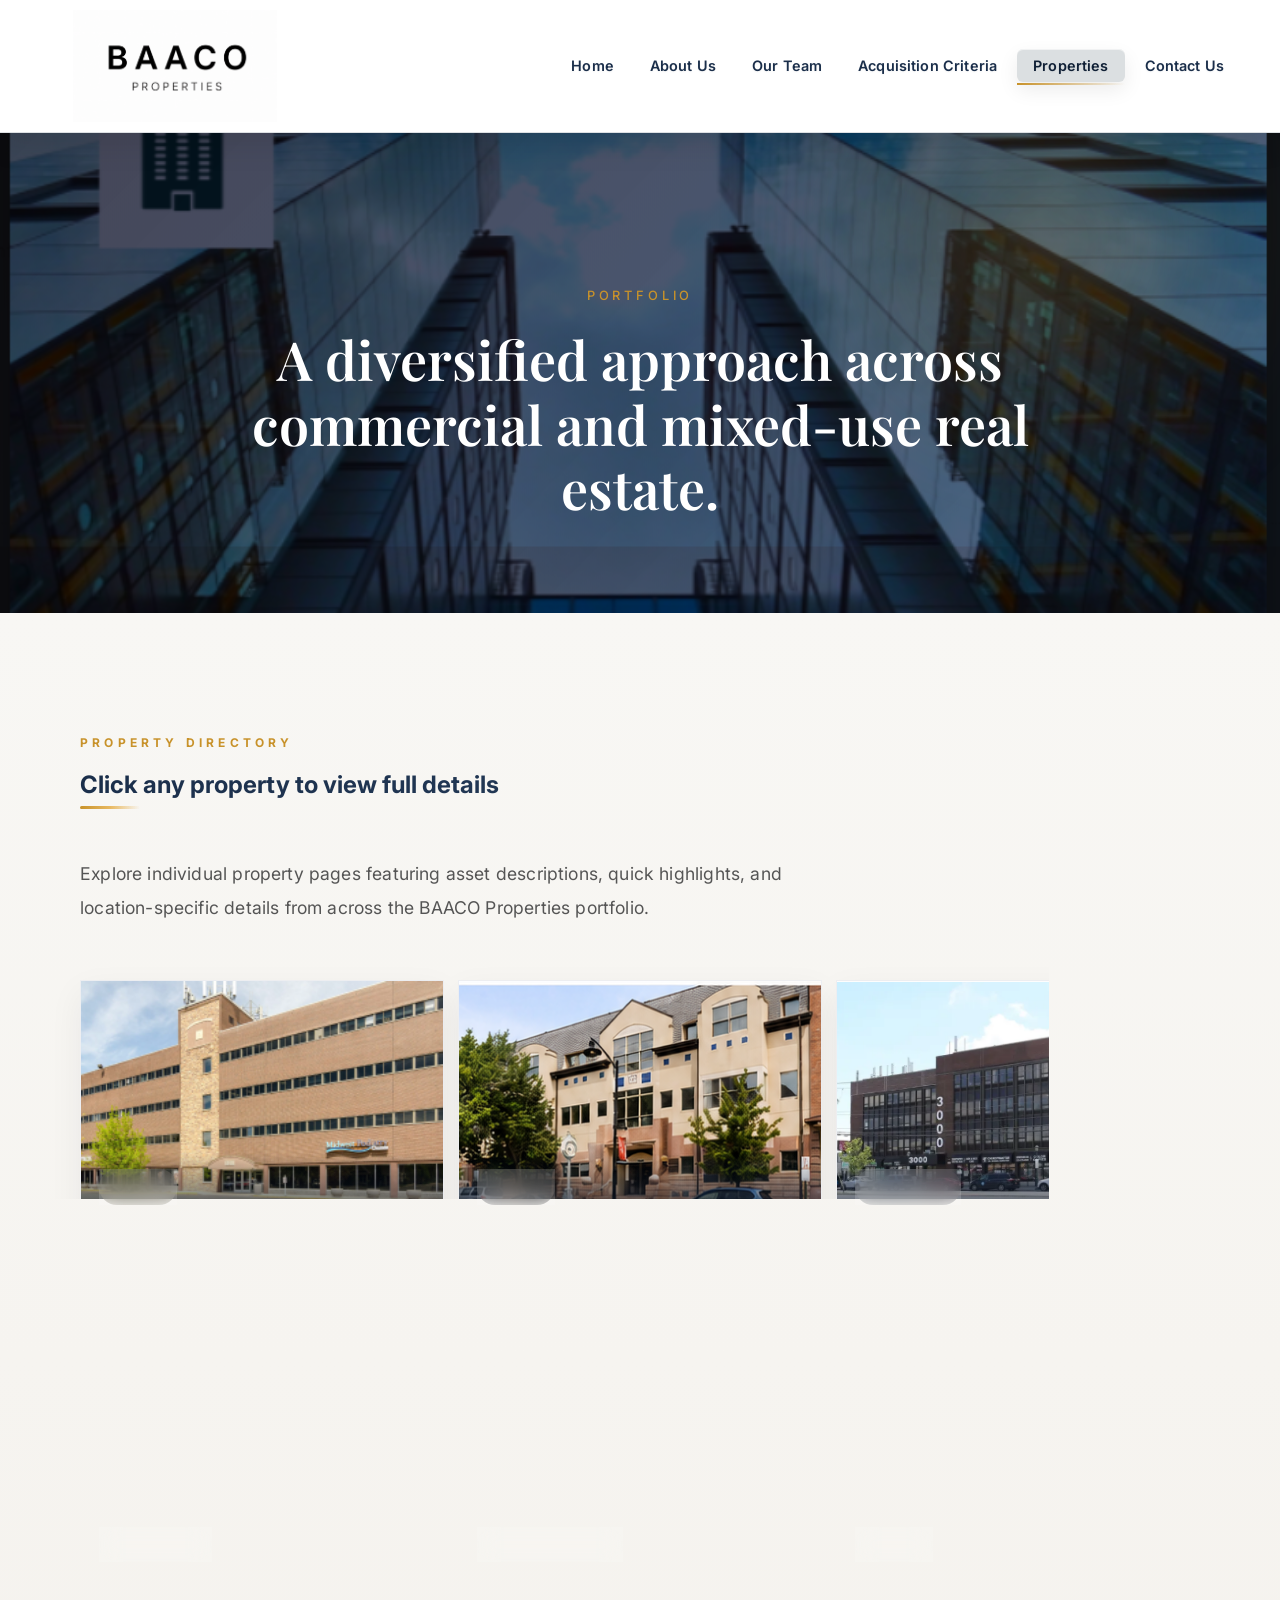
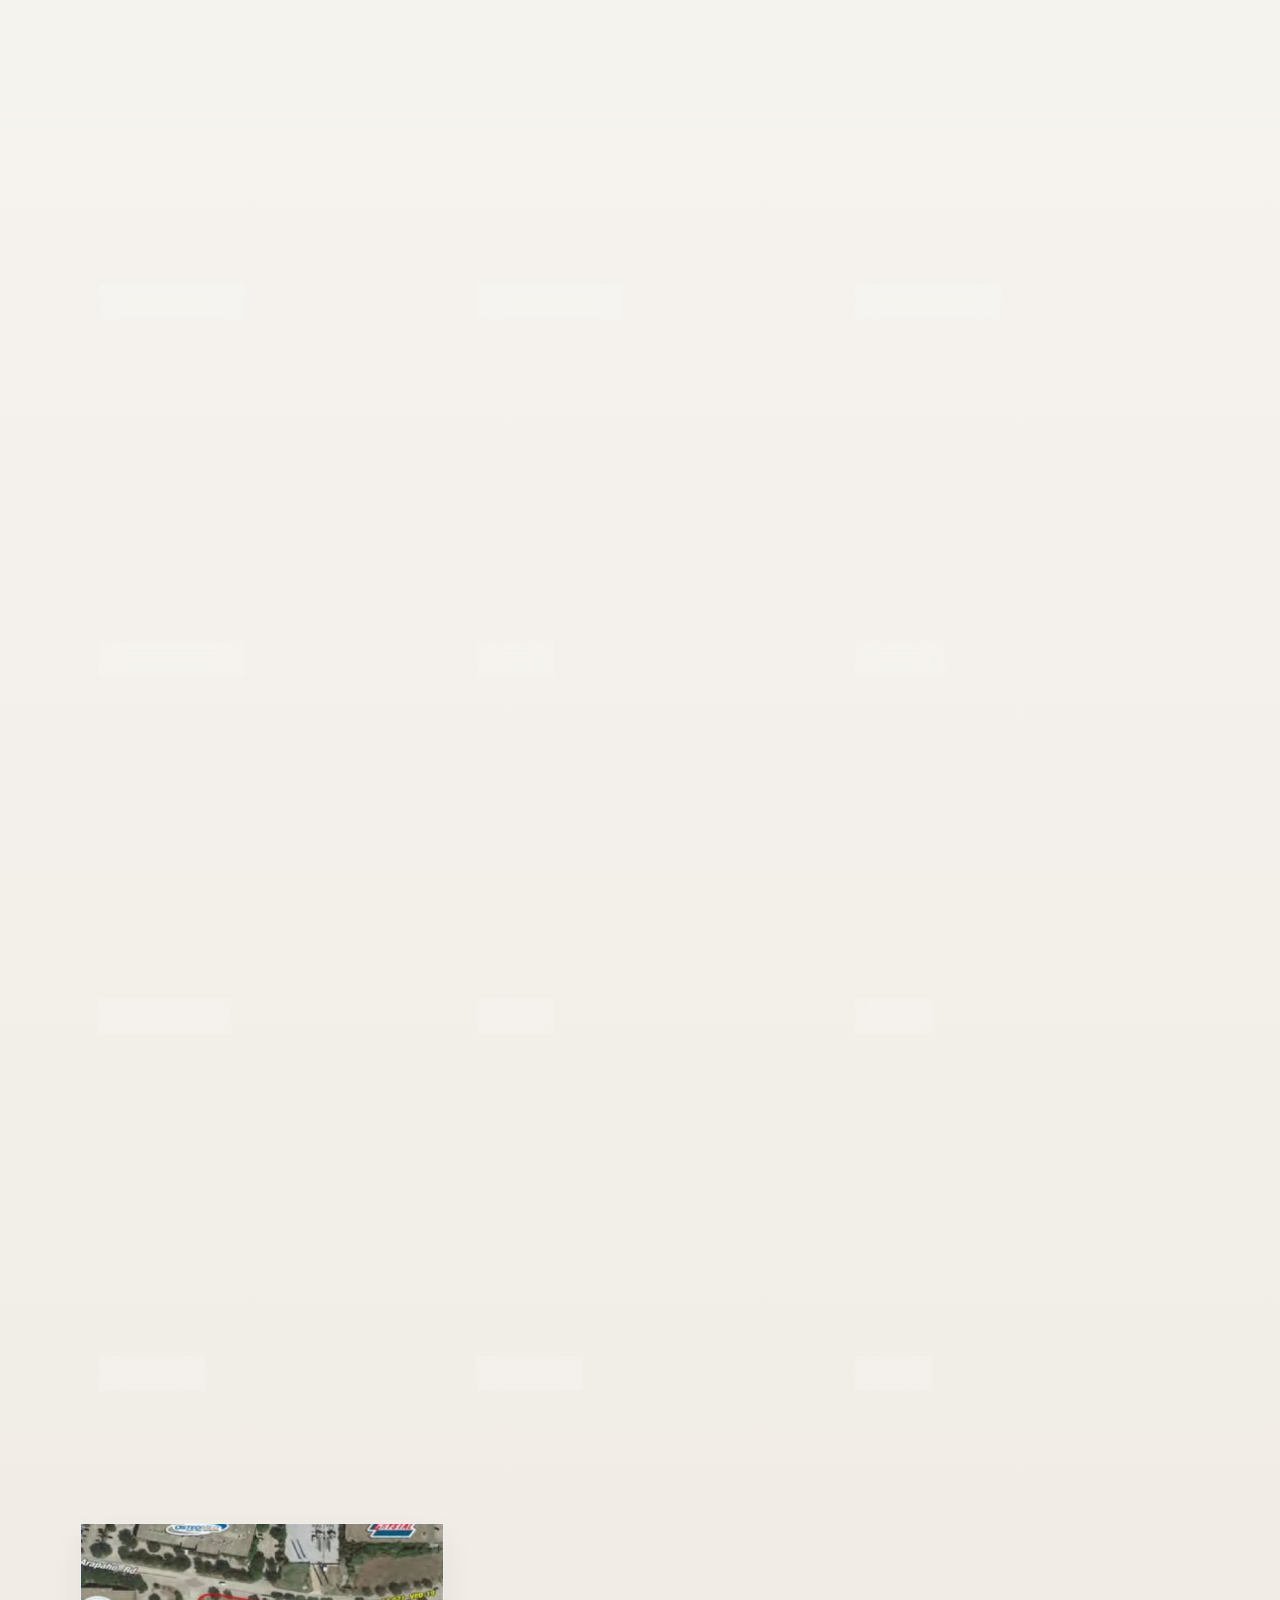
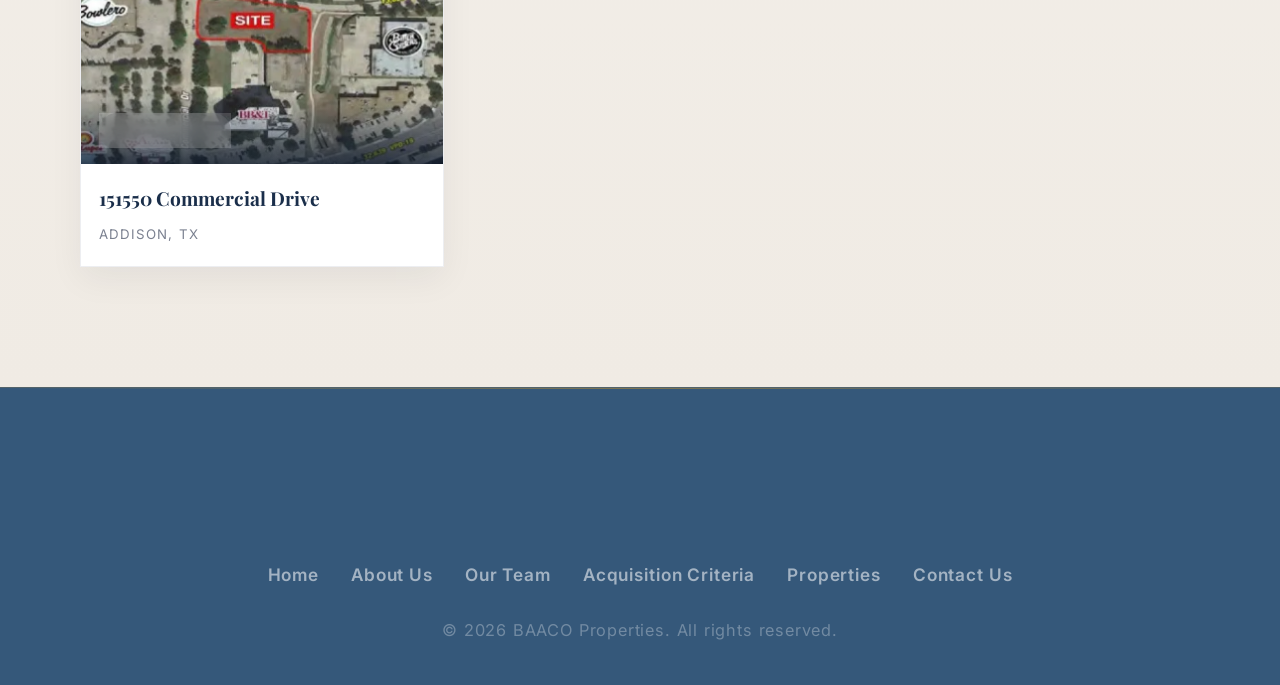
<file: properties.html>
<!DOCTYPE html>
<html lang="en">
<head>
  <meta charset="UTF-8" />
  <meta name="viewport" content="width=device-width, initial-scale=1.0" />
  <meta name="theme-color" content="#241b17" />
  <title>BAACO Properties | Properties</title>
  <link rel="stylesheet" href="styles.css" />
  <link href="https://fonts.googleapis.com/css2?family=Playfair+Display:wght@400;600;700&family=Inter:wght@300;400;500;600&display=swap" rel="stylesheet" />
</head>
<body data-page="properties">
  <header id="header">
    <div class="header-inner">
      <a href="index.html" class="logo">
        <img src="Images/Baaco logo image.png" alt="BAACO Properties logo" class="logo-image" />
      </a>
      <nav>
        <ul class="nav-links">
          <li><a href="index.html" class="nav-link">Home</a></li>
          <li><a href="about.html" class="nav-link">About Us</a></li>
          <li><a href="team.html" class="nav-link">Our Team</a></li>
          <li><a href="acquisition.html" class="nav-link">Acquisition Criteria</a></li>
          <li><a href="properties.html" class="nav-link">Properties</a></li>
          <li><a href="contact.html" class="nav-link">Contact Us</a></li>
        </ul>
        <button class="hamburger" id="hamburger" aria-label="Open menu">
          <span></span><span></span><span></span>
        </button>
      </nav>
    </div>
    <div class="mobile-menu" id="mobileMenu">
      <a href="index.html" class="mobile-link">Home</a>
      <a href="about.html" class="mobile-link">About Us</a>
      <a href="team.html" class="mobile-link">Our Team</a>
      <a href="acquisition.html" class="mobile-link">Acquisition Criteria</a>
      <a href="properties.html" class="mobile-link">Properties</a>
      <a href="contact.html" class="mobile-link">Contact Us</a>
    </div>
  </header>

  <section class="page-hero">
    <div class="hero-media-scroller" aria-label="Scrollable building background image">
      <img
        src="Images/image.png"
        alt="BAACO building background with BAACO Properties lettering"
        class="hero-media-image"
      />
    </div>
    <div class="container">
      <p class="hero-sub">Portfolio</p>
      <h1 class="page-title">A diversified approach across commercial and mixed-use real estate.</h1>
    </div>
  </section>

  <section class="section section-alt">
    <div class="container">
      <div class="section-label">Property Directory</div>
      <h2 class="section-title">Click any property to view full details</h2>
      <div class="divider"></div>
      <p class="section-intro">
        Explore individual property pages featuring asset descriptions, quick highlights, and location-specific details from across the BAACO Properties portfolio.
      </p>
      <div class="properties-mosaic properties-gallery" id="propertiesGrid" aria-label="Property gallery"></div>
    </div>
  </section>

  <footer class="footer">
    <div class="container footer-inner">
      <div class="footer-logo">
        <img src="Images/Baaco Properties LOGO WEB White.png" alt="BAACO Properties logo" class="footer-logo-image" />
      </div>
      <div class="footer-links">
        <a href="index.html">Home</a>
        <a href="about.html">About Us</a>
        <a href="team.html">Our Team</a>
        <a href="acquisition.html">Acquisition Criteria</a>
        <a href="properties.html">Properties</a>
        <a href="contact.html">Contact Us</a>
      </div>
      <p class="footer-copy">&copy; 2026 BAACO Properties. All rights reserved.</p>
    </div>
  </footer>

  <script src="property-data.js"></script>
  <script src="property-pages.js"></script>
  <script src="script.js"></script>
</body>
</html>
</file>
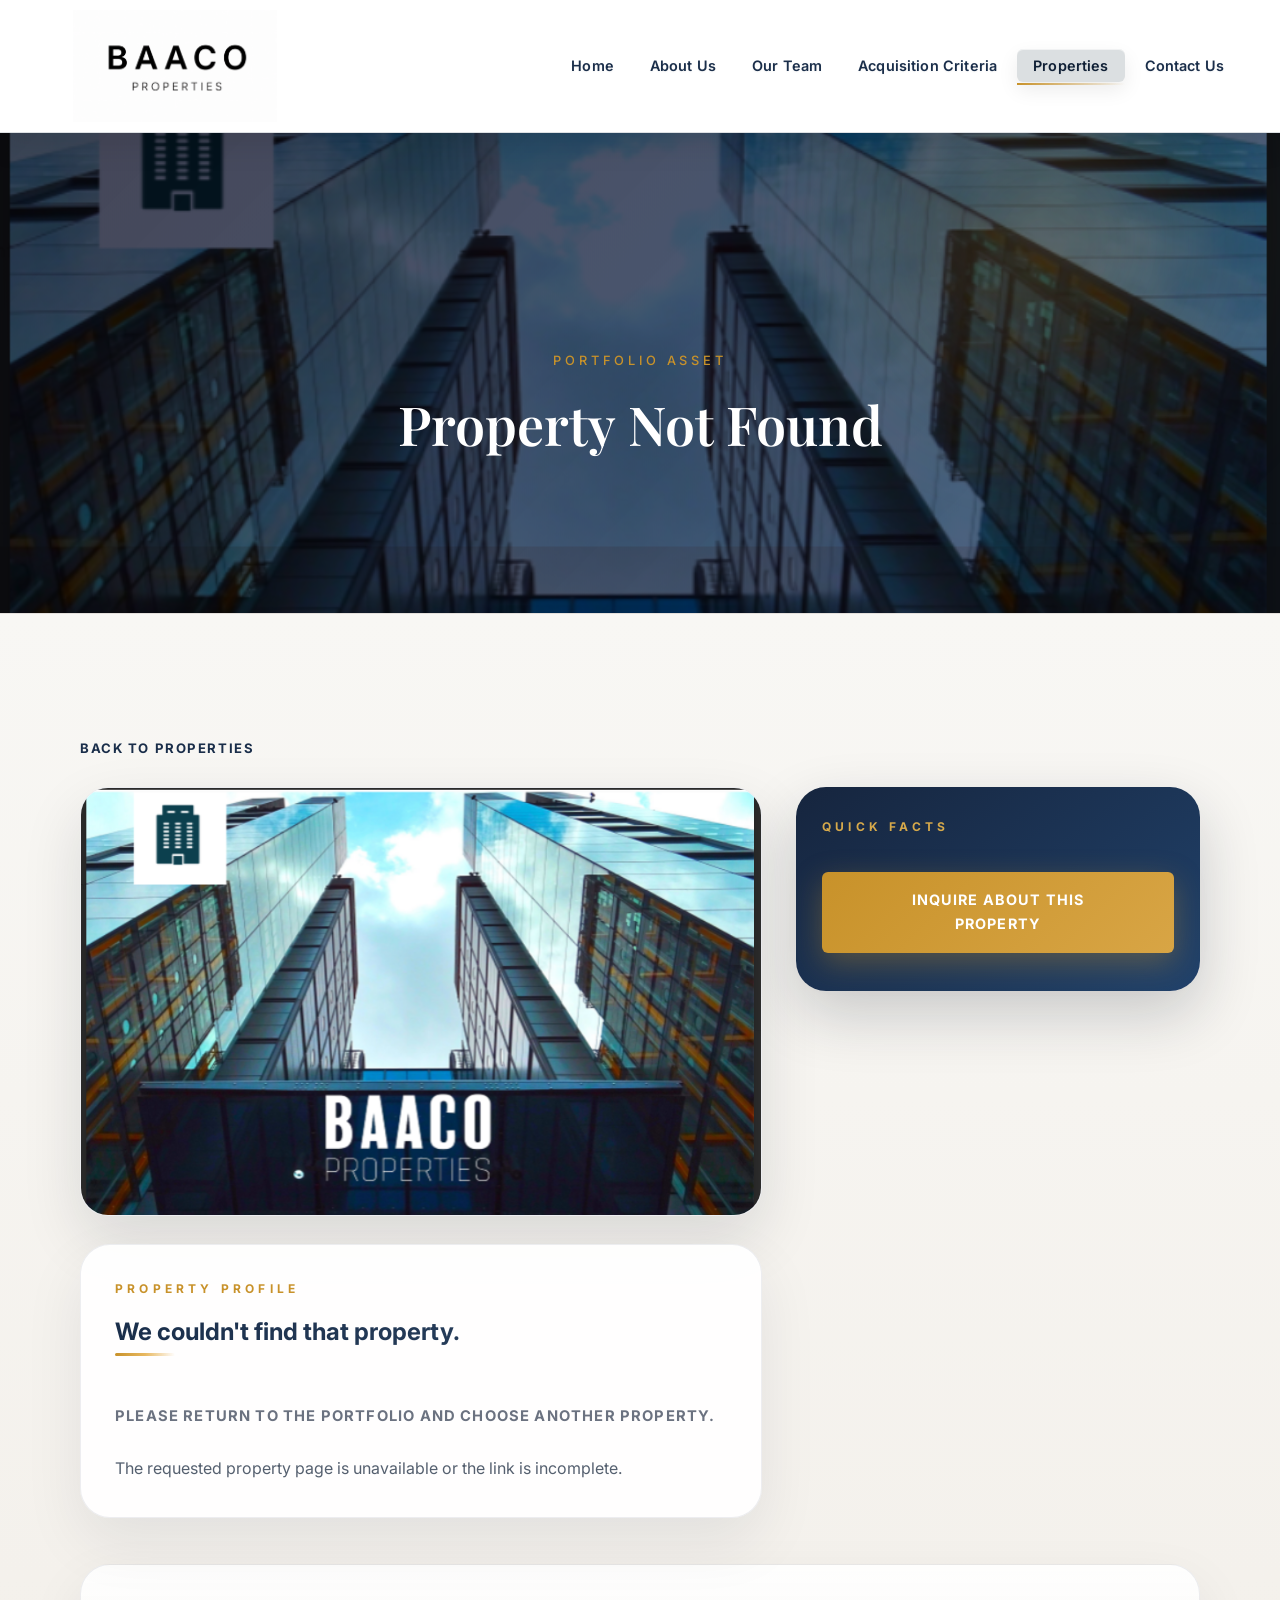
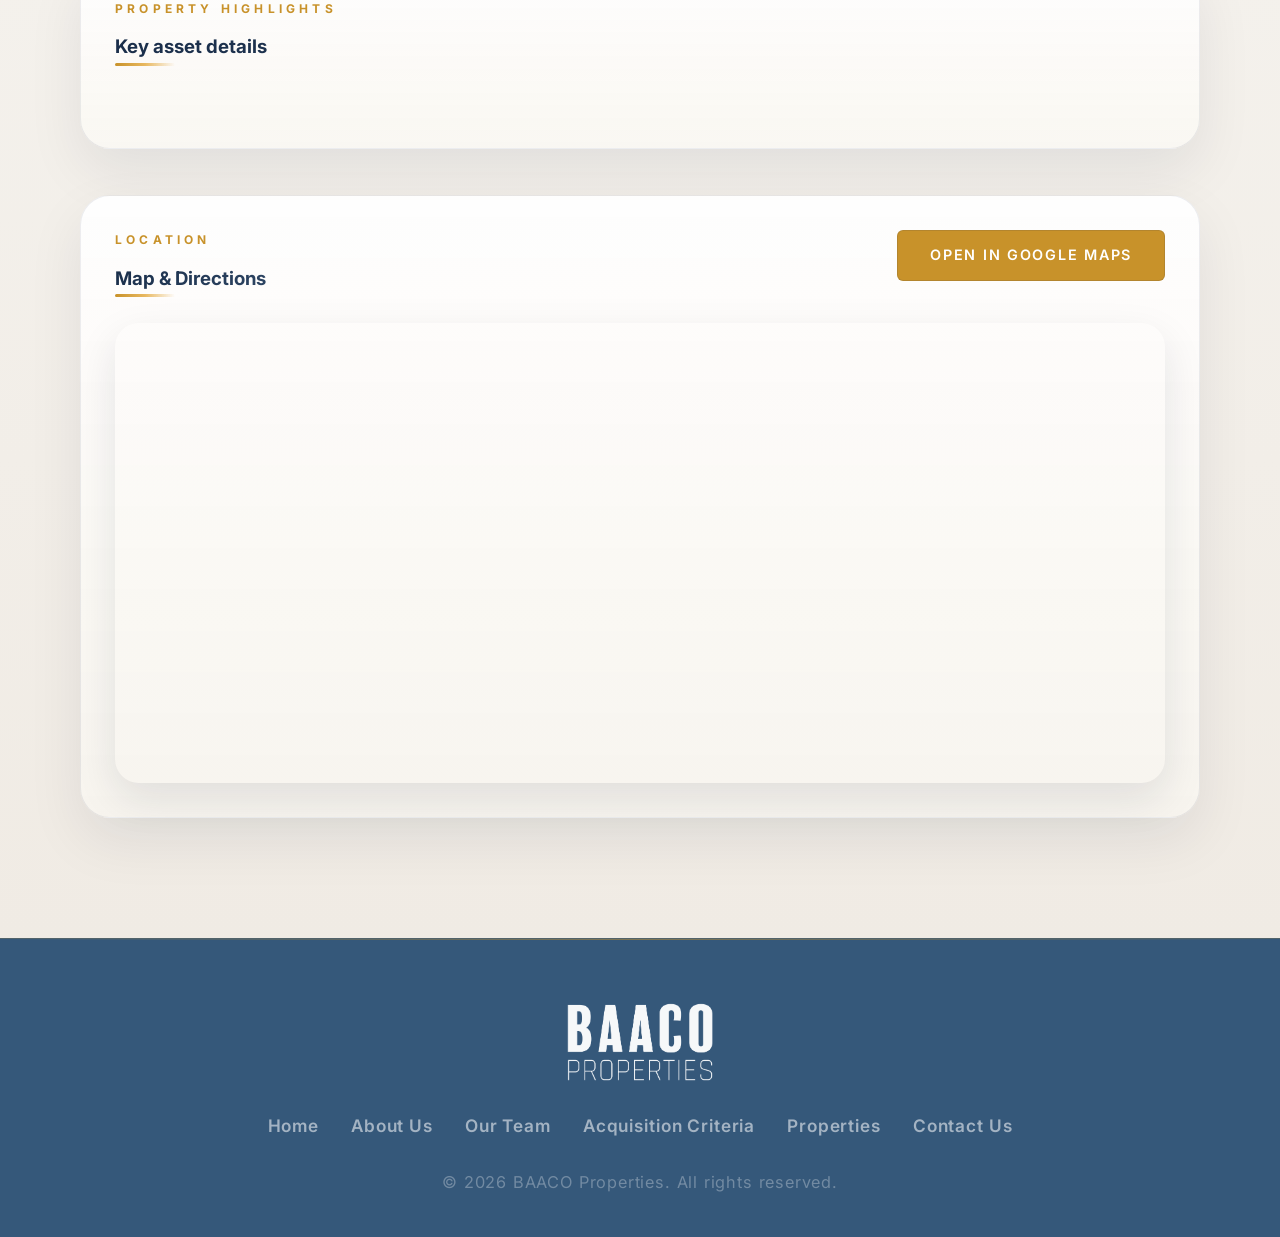
<file: property-detail.html>
<!DOCTYPE html>
<html lang="en">
<head>
  <meta name="theme-color" content="#241b17" />
  <meta charset="UTF-8" />
  <meta name="viewport" content="width=device-width, initial-scale=1.0" />
  <title>BAACO Properties | Property Details</title>
  <link rel="stylesheet" href="styles.css" />
  <link href="https://fonts.googleapis.com/css2?family=Playfair+Display:wght@400;600;700&family=Inter:wght@300;400;500;600&display=swap" rel="stylesheet" />
</head>
<body data-page="properties">
  <header id="header">
    <div class="header-inner">
      <a href="index.html" class="logo">
        <img src="Images/Baaco logo image.png" alt="BAACO Properties logo" class="logo-image" />
      </a>
      <nav>
        <ul class="nav-links">
          <li><a href="index.html" class="nav-link">Home</a></li>
          <li><a href="about.html" class="nav-link">About Us</a></li>
          <li><a href="team.html" class="nav-link">Our Team</a></li>
          <li><a href="acquisition.html" class="nav-link">Acquisition Criteria</a></li>
          <li><a href="properties.html" class="nav-link">Properties</a></li>
          <li><a href="contact.html" class="nav-link">Contact Us</a></li>
        </ul>
        <button class="hamburger" id="hamburger" aria-label="Open menu">
          <span></span><span></span><span></span>
        </button>
      </nav>
    </div>
    <div class="mobile-menu" id="mobileMenu">
      <a href="index.html" class="mobile-link">Home</a>
      <a href="about.html" class="mobile-link">About Us</a>
      <a href="team.html" class="mobile-link">Our Team</a>
      <a href="acquisition.html" class="mobile-link">Acquisition Criteria</a>
      <a href="properties.html" class="mobile-link">Properties</a>
      <a href="contact.html" class="mobile-link">Contact Us</a>
    </div>
  </header>

  <section class="page-hero property-page-hero">
    <div class="hero-media-scroller" aria-label="Scrollable building background image">
      <img
        src="Images/image.png"
        alt="BAACO building background with BAACO Properties lettering"
        class="hero-media-image"
      />
    </div>
    <div class="container">
      <p class="hero-sub" id="propertyHeroType">Portfolio Asset</p>
      <h1 class="page-title" id="propertyHeroTitle">Property Details</h1>
    </div>
  </section>

  <section class="section section-alt property-detail-section" id="propertyDetailPage">
    <div class="container">
      <a href="properties.html" class="property-back-link">Back to Properties</a>
      <div class="property-detail-shell">
        <div class="property-detail-main">
          <div class="property-detail-media">
            <img id="propertyDetailImage" src="Images/image.png" alt="Property" class="property-detail-image" />
          </div>
          <div class="property-detail-copy">
            <div class="section-label" id="propertyDetailLabel">Property Profile</div>
            <h2 class="section-title" id="propertyDetailName">Property Details</h2>
            <div class="divider"></div>
            <p class="property-detail-location" id="propertyDetailLocation"></p>
            <div class="property-description" id="propertyDescription"></div>
          </div>
        </div>
        <aside class="property-detail-aside">
          <div class="property-facts-card">
            <div class="section-label">Quick Facts</div>
            <div class="property-facts-grid" id="propertyFactsGrid"></div>
            <a href="contact.html" class="cta-button property-detail-cta">Inquire About This Property</a>
          </div>
        </aside>
      </div>
      <div class="property-highlights-section">
        <div class="section-label">Property Highlights</div>
        <h3 class="section-title">Key asset details</h3>
        <div class="divider"></div>
        <div class="property-highlights-grid" id="propertyHighlightsGrid"></div>
      </div>
      <div class="property-map-section">
        <div class="property-map-header">
          <div>
            <div class="section-label">Location</div>
            <h3 class="section-title">Map & Directions</h3>
            <div class="divider"></div>
          </div>
          <a
            id="propertyMapLink"
            href="https://www.google.com/maps"
            target="_blank"
            rel="noopener noreferrer"
            class="map-directions-link"
          >
            Open in Google Maps
          </a>
        </div>
        <div class="property-map-frame">
          <iframe
            id="propertyMapFrame"
            src="https://www.google.com/maps?q=BAACO%20Properties&z=13&output=embed"
            loading="lazy"
            referrerpolicy="no-referrer-when-downgrade"
            title="Property location map"
            allowfullscreen
          ></iframe>
        </div>
      </div>
    </div>
  </section>

  <footer class="footer">
    <div class="container footer-inner">
      <div class="footer-logo">
        <img src="Images/Baaco Properties LOGO WEB White.png" alt="BAACO Properties logo" class="footer-logo-image" />
      </div>
      <div class="footer-links">
        <a href="index.html">Home</a>
        <a href="about.html">About Us</a>
        <a href="team.html">Our Team</a>
        <a href="acquisition.html">Acquisition Criteria</a>
        <a href="properties.html">Properties</a>
        <a href="contact.html">Contact Us</a>
      </div>
      <p class="footer-copy">&copy; 2026 BAACO Properties. All rights reserved.</p>
    </div>
  </footer>

  <script src="property-data.js"></script>
  <script src="property-pages.js"></script>
  <script src="script.js"></script>
</body>
</html>
</file>
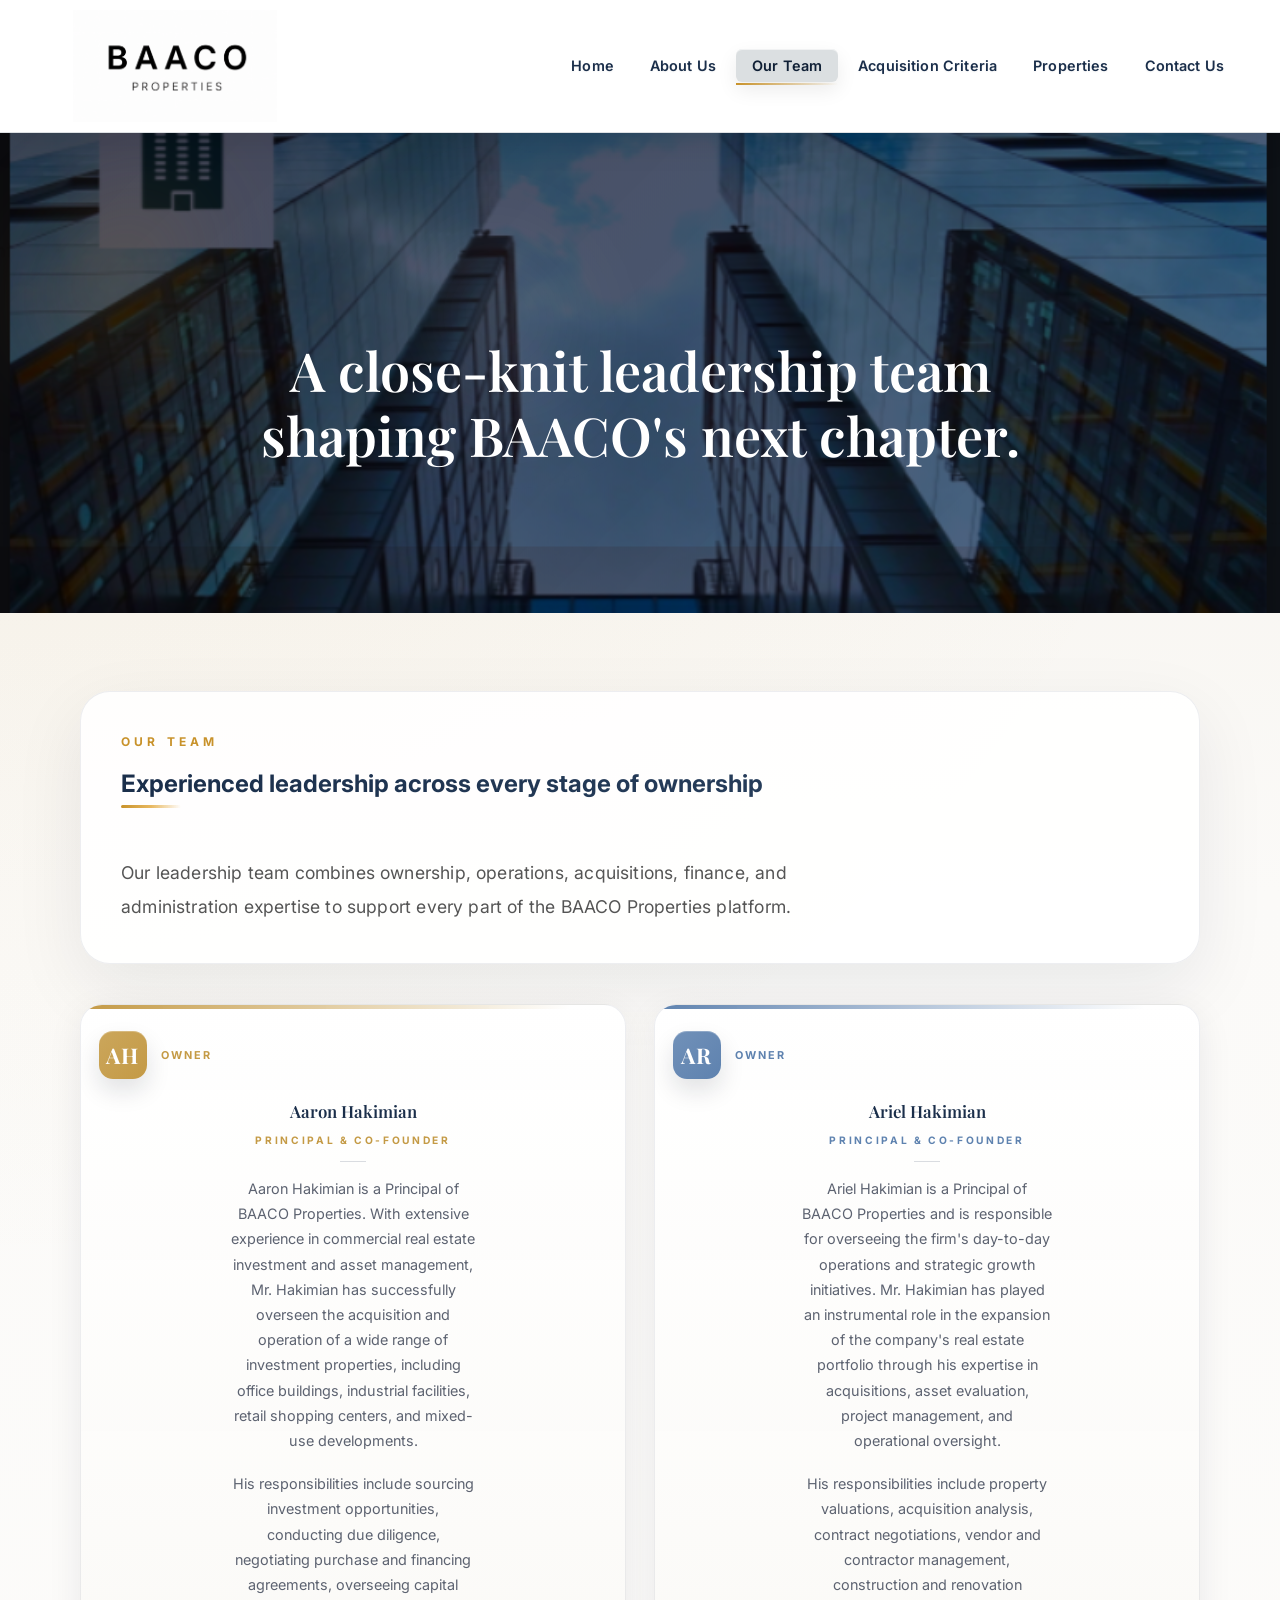
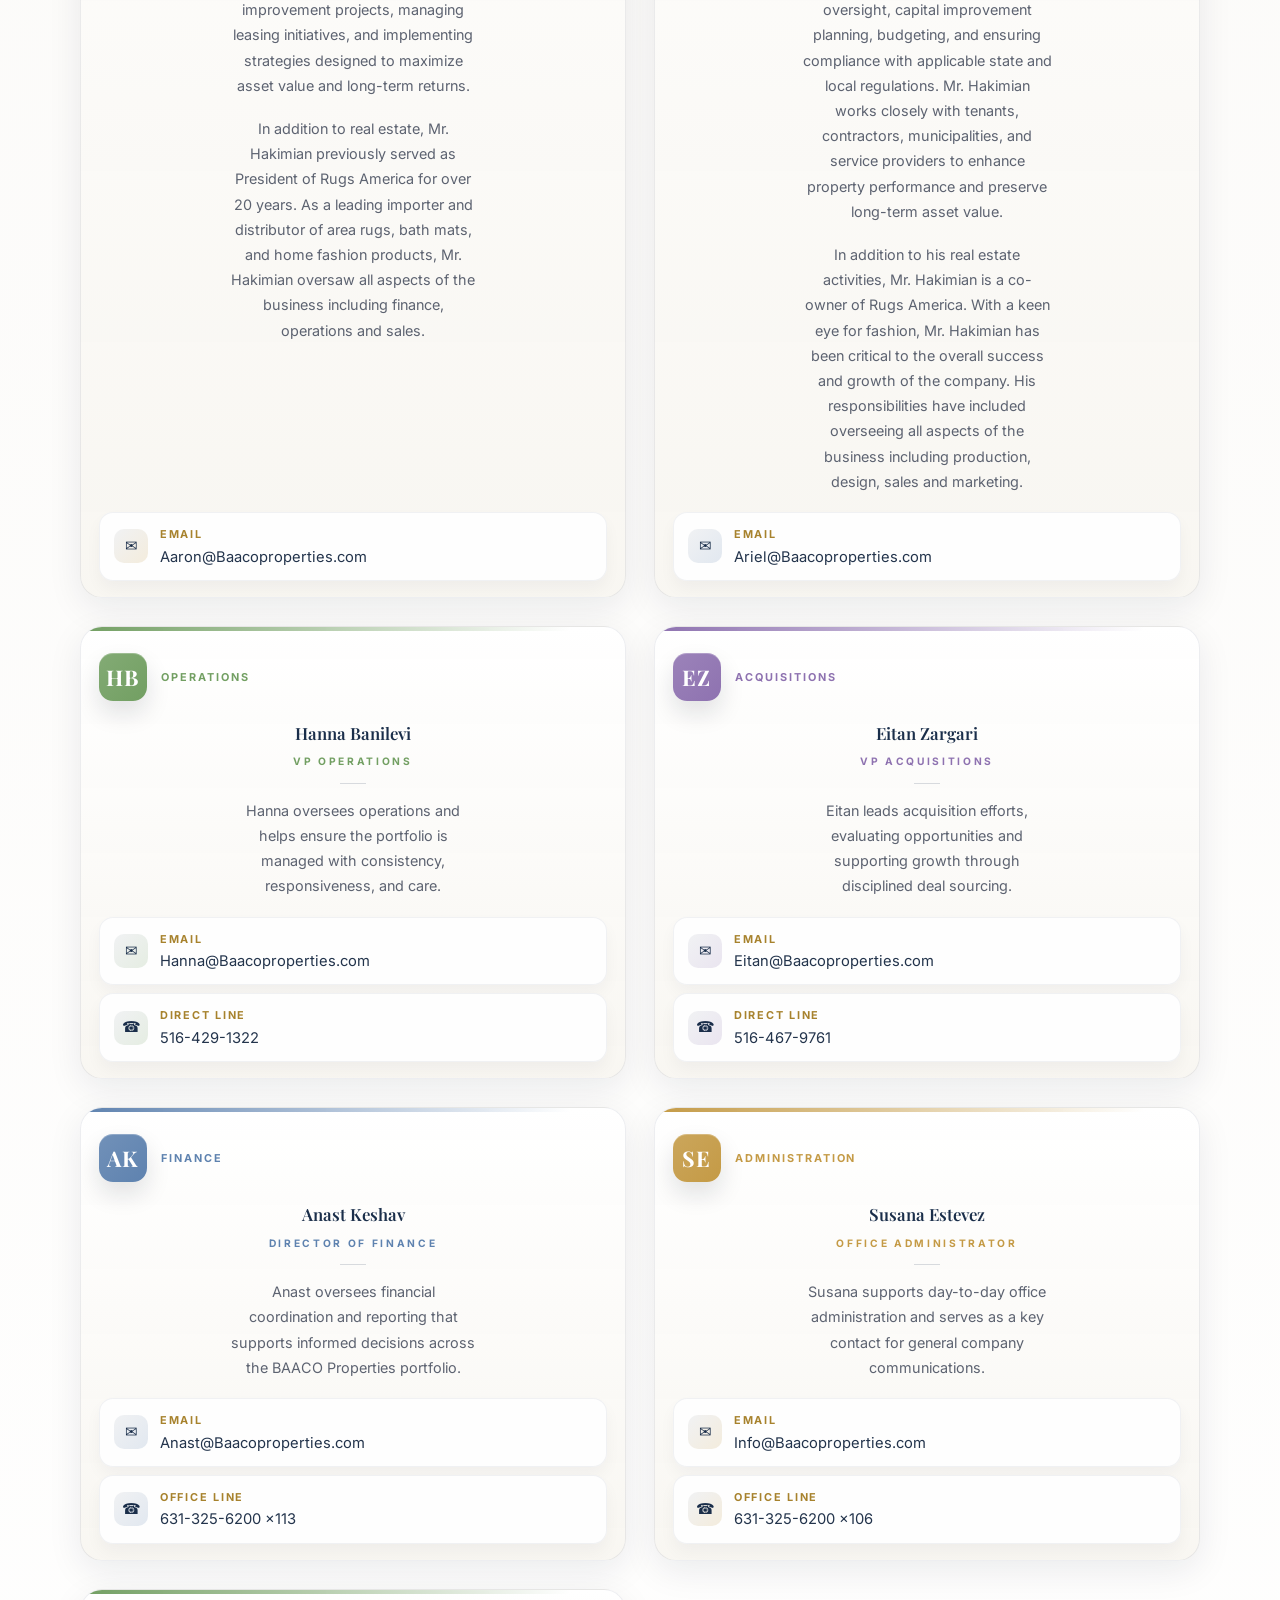
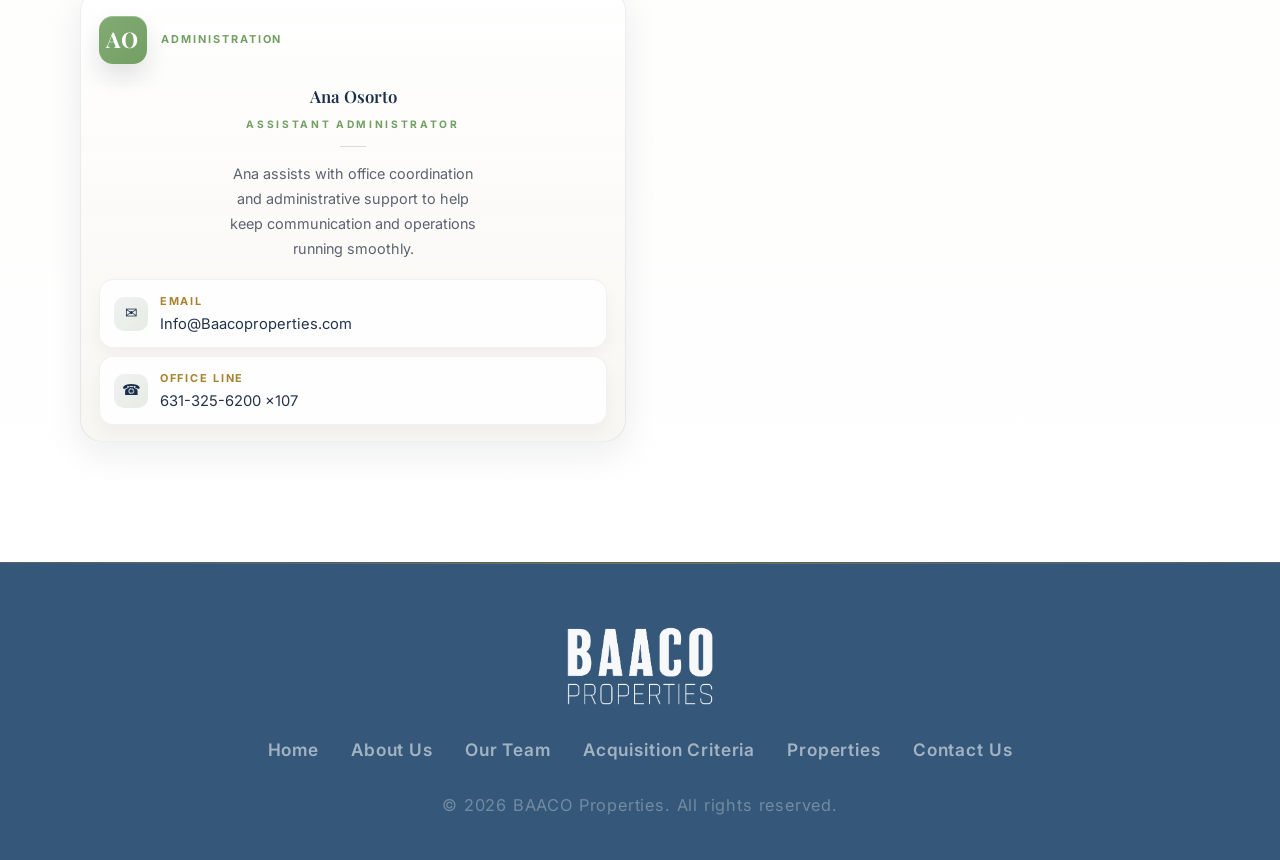
<file: team.html>
<!DOCTYPE html>
<html lang="en">
<head>
  <meta charset="UTF-8" />
  <meta name="viewport" content="width=device-width, initial-scale=1.0" />
  <meta name="theme-color" content="#241b17" />
  <title>BAACO Properties | Our Team</title>
  <link rel="stylesheet" href="styles.css" />
  <link href="https://fonts.googleapis.com/css2?family=Playfair+Display:wght@400;600;700&family=Inter:wght@300;400;500;600&display=swap" rel="stylesheet" />
</head>
<body data-page="team" class="team-page">
  <header id="header">
    <div class="header-inner">
      <a href="index.html" class="logo">
        <img src="Images/Baaco logo image.png" alt="BAACO Properties logo" class="logo-image" />
      </a>
      <nav>
        <ul class="nav-links">
          <li><a href="index.html" class="nav-link">Home</a></li>
          <li><a href="about.html" class="nav-link">About Us</a></li>
          <li><a href="team.html" class="nav-link">Our Team</a></li>
          <li><a href="acquisition.html" class="nav-link">Acquisition Criteria</a></li>
          <li><a href="properties.html" class="nav-link">Properties</a></li>
          <li><a href="contact.html" class="nav-link">Contact Us</a></li>
        </ul>
        <button class="hamburger" id="hamburger" aria-label="Open menu">
          <span></span><span></span><span></span>
        </button>
      </nav>
    </div>
    <div class="mobile-menu" id="mobileMenu">
      <a href="index.html" class="mobile-link">Home</a>
      <a href="about.html" class="mobile-link">About Us</a>
      <a href="team.html" class="mobile-link">Our Team</a>
      <a href="acquisition.html" class="mobile-link">Acquisition Criteria</a>
      <a href="properties.html" class="mobile-link">Properties</a>
      <a href="contact.html" class="mobile-link">Contact Us</a>
    </div>
  </header>

  <section class="page-hero team-hero">
    <div class="hero-media-scroller" aria-label="Scrollable building background image">
      <img
        src="Images/image.png"
        alt="BAACO building background with BAACO Properties lettering"
        class="hero-media-image"
      />
    </div>
    <div class="container">
      <div class="team-hero-content">
        <h1 class="page-title">A close-knit leadership team shaping BAACO's next chapter.</h1>
      </div>
    </div>
  </section>

  <section class="section section-alt team-section">
    <div class="container">
      <div class="team-section-header">
        <div class="section-label">Our Team</div>
        <h2 class="section-title">Experienced leadership across every stage of ownership</h2>
        <div class="divider"></div>
        <p class="section-intro">
        Our leadership team combines ownership, operations, acquisitions, finance, and administration expertise to support every part of the BAACO Properties platform.
        </p>
      </div>
      <div class="team-grid">
        <div class="team-card team-card-gold">
          <div class="team-card-top">
            <div class="team-photo"><span>AH</span></div>
            <div class="team-role-badge">Owner</div>
          </div>
          <div class="team-card-body">
            <h3 class="team-name">Aaron Hakimian</h3>
            <p class="team-title">Principal & Co-Founder</p>
            <p class="team-bio">Aaron Hakimian is a Principal of BAACO Properties. With extensive experience in commercial real estate investment and asset management, Mr. Hakimian has successfully overseen the acquisition and operation of a wide range of investment properties, including office buildings, industrial facilities, retail shopping centers, and mixed-use developments.</p>
            <p class="team-bio">His responsibilities include sourcing investment opportunities, conducting due diligence, negotiating purchase and financing agreements, overseeing capital improvement projects, managing leasing initiatives, and implementing strategies designed to maximize asset value and long-term returns.</p>
            <p class="team-bio">In addition to real estate, Mr. Hakimian previously served as President of Rugs America for over 20 years. As a leading importer and distributor of area rugs, bath mats, and home fashion products, Mr. Hakimian oversaw all aspects of the business including finance, operations and sales.</p>
            <div class="team-contact-list">
              <a href="mailto:Aaron@Baacoproperties.com" class="team-contact-item">
                <span class="team-contact-icon">&#9993;</span>
                <span class="team-contact-text">
                  <span class="team-contact-label">Email</span>
                  <span class="team-contact-value">Aaron@Baacoproperties.com</span>
                </span>
              </a>
            </div>
          </div>
        </div>
        <div class="team-card team-card-blue">
          <div class="team-card-top">
            <div class="team-photo"><span>AR</span></div>
            <div class="team-role-badge">Owner</div>
          </div>
          <div class="team-card-body">
            <h3 class="team-name">Ariel Hakimian</h3>
            <p class="team-title">Principal & Co-Founder</p>
            <p class="team-bio">Ariel Hakimian is a Principal of BAACO Properties and is responsible for overseeing the firm's day-to-day operations and strategic growth initiatives. Mr. Hakimian has played an instrumental role in the expansion of the company's real estate portfolio through his expertise in acquisitions, asset evaluation, project management, and operational oversight.</p>
            <p class="team-bio">His responsibilities include property valuations, acquisition analysis, contract negotiations, vendor and contractor management, construction and renovation oversight, capital improvement planning, budgeting, and ensuring compliance with applicable state and local regulations. Mr. Hakimian works closely with tenants, contractors, municipalities, and service providers to enhance property performance and preserve long-term asset value.</p>
            <p class="team-bio">In addition to his real estate activities, Mr. Hakimian is a co-owner of Rugs America. With a keen eye for fashion, Mr. Hakimian has been critical to the overall success and growth of the company. His responsibilities have included overseeing all aspects of the business including production, design, sales and marketing.</p>
            <div class="team-contact-list">
              <a href="mailto:Ariel@Baacoproperties.com" class="team-contact-item">
                <span class="team-contact-icon">&#9993;</span>
                <span class="team-contact-text">
                  <span class="team-contact-label">Email</span>
                  <span class="team-contact-value">Ariel@Baacoproperties.com</span>
                </span>
              </a>
            </div>
          </div>
        </div>
        <div class="team-card team-card-green">
          <div class="team-card-top">
            <div class="team-photo"><span>HB</span></div>
            <div class="team-role-badge">Operations</div>
          </div>
          <div class="team-card-body">
            <h3 class="team-name">Hanna Banilevi</h3>
            <p class="team-title">VP Operations</p>
            <p class="team-bio">Hanna oversees operations and helps ensure the portfolio is managed with consistency, responsiveness, and care.</p>
            <div class="team-contact-list">
              <a href="mailto:Hanna@Baacoproperties.com" class="team-contact-item">
                <span class="team-contact-icon">&#9993;</span>
                <span class="team-contact-text">
                  <span class="team-contact-label">Email</span>
                  <span class="team-contact-value">Hanna@Baacoproperties.com</span>
                </span>
              </a>
              <a href="tel:5164291322" class="team-contact-item">
                <span class="team-contact-icon">&#9742;</span>
                <span class="team-contact-text">
                  <span class="team-contact-label">Direct Line</span>
                  <span class="team-contact-value">516-429-1322</span>
                </span>
              </a>
            </div>
          </div>
        </div>
        <div class="team-card team-card-purple">
          <div class="team-card-top">
            <div class="team-photo"><span>EZ</span></div>
            <div class="team-role-badge">Acquisitions</div>
          </div>
          <div class="team-card-body">
            <h3 class="team-name">Eitan Zargari</h3>
            <p class="team-title">VP Acquisitions</p>
            <p class="team-bio">Eitan leads acquisition efforts, evaluating opportunities and supporting growth through disciplined deal sourcing.</p>
            <div class="team-contact-list">
              <a href="mailto:Eitan@Baacoproperties.com" class="team-contact-item">
                <span class="team-contact-icon">&#9993;</span>
                <span class="team-contact-text">
                  <span class="team-contact-label">Email</span>
                  <span class="team-contact-value">Eitan@Baacoproperties.com</span>
                </span>
              </a>
              <a href="tel:5164679761" class="team-contact-item">
                <span class="team-contact-icon">&#9742;</span>
                <span class="team-contact-text">
                  <span class="team-contact-label">Direct Line</span>
                  <span class="team-contact-value">516-467-9761</span>
                </span>
              </a>
            </div>
          </div>
        </div>
        <div class="team-card team-card-blue">
          <div class="team-card-top">
            <div class="team-photo"><span>AK</span></div>
            <div class="team-role-badge">Finance</div>
          </div>
          <div class="team-card-body">
            <h3 class="team-name">Anast Keshav</h3>
            <p class="team-title">Director of Finance</p>
            <p class="team-bio">Anast oversees financial coordination and reporting that supports informed decisions across the BAACO Properties portfolio.</p>
            <div class="team-contact-list">
              <a href="mailto:Anast@Baacoproperties.com" class="team-contact-item">
                <span class="team-contact-icon">&#9993;</span>
                <span class="team-contact-text">
                  <span class="team-contact-label">Email</span>
                  <span class="team-contact-value">Anast@Baacoproperties.com</span>
                </span>
              </a>
              <a href="tel:6313256200,113" class="team-contact-item">
                <span class="team-contact-icon">&#9742;</span>
                <span class="team-contact-text">
                  <span class="team-contact-label">Office Line</span>
                  <span class="team-contact-value">631-325-6200 x113</span>
                </span>
              </a>
            </div>
          </div>
        </div>
        <div class="team-card team-card-gold">
          <div class="team-card-top">
            <div class="team-photo"><span>SE</span></div>
            <div class="team-role-badge">Administration</div>
          </div>
          <div class="team-card-body">
            <h3 class="team-name">Susana Estevez</h3>
            <p class="team-title">Office Administrator</p>
            <p class="team-bio">Susana supports day-to-day office administration and serves as a key contact for general company communications.</p>
            <div class="team-contact-list">
              <a href="mailto:Info@Baacoproperties.com" class="team-contact-item">
                <span class="team-contact-icon">&#9993;</span>
                <span class="team-contact-text">
                  <span class="team-contact-label">Email</span>
                  <span class="team-contact-value">Info@Baacoproperties.com</span>
                </span>
              </a>
              <a href="tel:6313256200,106" class="team-contact-item">
                <span class="team-contact-icon">&#9742;</span>
                <span class="team-contact-text">
                  <span class="team-contact-label">Office Line</span>
                  <span class="team-contact-value">631-325-6200 x106</span>
                </span>
              </a>
            </div>
          </div>
        </div>
        <div class="team-card team-card-green">
          <div class="team-card-top">
            <div class="team-photo"><span>AO</span></div>
            <div class="team-role-badge">Administration</div>
          </div>
          <div class="team-card-body">
            <h3 class="team-name">Ana Osorto</h3>
            <p class="team-title">Assistant Administrator</p>
            <p class="team-bio">Ana assists with office coordination and administrative support to help keep communication and operations running smoothly.</p>
            <div class="team-contact-list">
              <a href="mailto:Info@Baacoproperties.com" class="team-contact-item">
                <span class="team-contact-icon">&#9993;</span>
                <span class="team-contact-text">
                  <span class="team-contact-label">Email</span>
                  <span class="team-contact-value">Info@Baacoproperties.com</span>
                </span>
              </a>
              <a href="tel:6313256200,107" class="team-contact-item">
                <span class="team-contact-icon">&#9742;</span>
                <span class="team-contact-text">
                  <span class="team-contact-label">Office Line</span>
                  <span class="team-contact-value">631-325-6200 x107</span>
                </span>
              </a>
            </div>
          </div>
        </div>
      </div>
    </div>
  </section>

  <footer class="footer">
    <div class="container footer-inner">
      <div class="footer-logo">
        <img src="Images/Baaco Properties LOGO WEB White.png" alt="BAACO Properties logo" class="footer-logo-image" />
      </div>
      <div class="footer-links">
        <a href="index.html">Home</a>
        <a href="about.html">About Us</a>
        <a href="team.html">Our Team</a>
        <a href="acquisition.html">Acquisition Criteria</a>
        <a href="properties.html">Properties</a>
        <a href="contact.html">Contact Us</a>
      </div>
      <p class="footer-copy">&copy; 2026 BAACO Properties. All rights reserved.</p>
    </div>
  </footer>

  <script src="script.js"></script>
</body>
</html>
</file>
<file: styles.css>
/* ===== RESPONSIVE DESIGN ===== */

/* Tablet: 768px and below */
@media (max-width: 768px) {
  .header-container {
    padding: 12px 24px;
    gap: 20px;
  }

  .logo-img {
    width: 100px;
    max-height: 50px;
  }

  .header-nav {
    display: none;
  }

  .header-hamburger {
    display: flex;
  }

  .nav-list {
    gap: 0;
  }

  .nav-item {
    padding: 8px 12px;
    font-size: 0.85rem;
  }

  .header-mobile-menu {
    padding: 12px 24px 20px;
  }

  .mobile-nav-item {
    padding: 10px 12px;
    font-size: 0.9rem;
  }

  .hero-content {
    padding: 40px 20px;
  }

  .hero-brand-main {
    font-size: 3rem;
  }

  .hero-brand-sub {
    font-size: 1rem;
  }
}

/* Mobile: 600px and below */
@media (max-width: 600px) {
  .header-container {
    padding: 10px 16px;
    gap: 12px;
  }

  .logo-img {
    width: 90px;
    max-height: 45px;
  }

  .header-mobile-menu {
    padding: 10px 16px 16px;
  }

  .mobile-nav-item {
    padding: 8px 10px;
    font-size: 0.85rem;
  }

  .hero {
    min-height: 90vh;
  }

  .hero-content {
    padding: 30px 16px;
    gap: 16px;
  }

  .hero-brand-main {
    font-size: 2.2rem;
  }

  .hero-brand-sub {
    font-size: 0.9rem;
  }

  .hero-title {
    font-size: 1.4rem;
  }

  .hero-cta {
    padding: 10px 24px;
    font-size: 0.85rem;
  }
}

/* Desktop: 1024px+ */
@media (min-width: 1024px) {
  .header-container {
    padding: 16px 60px;
  }

  .nav-list {
    gap: 8px;
  }

  .nav-item {
    font-size: 0.95rem;
    padding: 12px 18px;
  }
}
/* =============================================
   BAACO PROPERTIES - STYLESHEET
   ============================================= */

*, *::before, *::after {
  box-sizing: border-box;
  margin: 0;
  padding: 0;
}

html {
  scroll-behavior: smooth;
}

/* =============================================
   KEYFRAME ANIMATIONS
   ============================================= */

@keyframes fadeInUp {
  from {
    opacity: 0;
    transform: translateY(40px);
  }
  to {
    opacity: 1;
    transform: translateY(0);
  }
}

@keyframes fadeIn {
  from {
    opacity: 0;
  }
  to {
    opacity: 1;
  }
}

@keyframes slideInLeft {
  from {
    opacity: 0;
    transform: translateX(-60px);
  }
  to {
    opacity: 1;
    transform: translateX(0);
  }
}

@keyframes slideInRight {
  from {
    opacity: 0;
    transform: translateX(60px);
  }
  to {
    opacity: 1;
    transform: translateX(0);
  }
}

@keyframes scaleIn {
  from {
    opacity: 0;
    transform: scale(0.9);
  }
  to {
    opacity: 1;
    transform: scale(1);
  }
}

@keyframes float {
  0%, 100% {
    transform: translateY(0px);
  }
  50% {
    transform: translateY(-12px);
  }
}

@keyframes pulse {
  0%, 100% {
    opacity: 1;
  }
  50% {
    opacity: 0.7;
  }
}

@keyframes glow {
  0%, 100% {
    box-shadow: 0 0 20px rgba(200, 146, 42, 0.3);
  }
  50% {
    box-shadow: 0 0 40px rgba(200, 146, 42, 0.6);
  }
}

@keyframes shimmer {
  0% {
    background-position: -1000px 0;
  }
  100% {
    background-position: 1000px 0;
  }
}

@keyframes marqueeScroll {
  from {
    transform: translateX(0);
  }
  to {
    transform: translateX(-50%);
  }
}

body {
  font-family: 'Inter', sans-serif;
  color: #1a1a2e;
  background: #fff;
  line-height: 1.7;
  animation: fadeIn 0.5s ease-out;
}

a {
  color: inherit;
}

#header {
  position: sticky;
  top: 0;
  left: 0;
  width: 100%;
  z-index: 1000;
  background: #ffffff;
  backdrop-filter: blur(12px);
  -webkit-backdrop-filter: blur(12px);
  border-bottom: 1px solid rgba(20, 37, 60, 0.14);
  transition: box-shadow 0.3s ease;
  box-shadow: 0 10px 30px rgba(0, 0, 0, 0.1);
}

#header.scrolled {
  box-shadow: 0 10px 40px rgba(0, 0, 0, 0.15);
}

.header-inner {
  max-width: 1280px;
  margin: 0 auto;
  padding: 10px 40px;
  min-height: 112px;
  display: flex;
  align-items: center;
  justify-content: space-between;
  gap: 16px;
}

.logo {
  display: flex;
  align-items: center;
  text-decoration: none;
  cursor: pointer;
  flex-shrink: 0;
  animation: slideInLeft 0.6s ease-out;
}

.logo-image {
  display: block;
  width: 270px;
  max-height: 112px;
  height: auto;
  object-fit: contain;
  filter: none;
  transition: filter 0.3s ease;
}

.logo:hover .logo-image {
  filter: brightness(0.95);
}

nav {
  display: flex;
  align-items: center;
  gap: 8px;
}

.nav-links {
  display: flex;
  list-style: none;
  gap: 4px;
}

.nav-link {
  font-size: 0.9rem;
  font-weight: 500;
  color: #1a2e4a;
  text-decoration: none;
  letter-spacing: 0.01em;
  padding: 8px 16px;
  border-radius: 6px;
  transition: all 0.3s cubic-bezier(0.34, 1.56, 0.64, 1);
  position: relative;
  background: transparent;
  white-space: nowrap;
}

.nav-link::before {
  content: "";
  position: absolute;
  inset: 0;
  background: rgba(20, 37, 60, 0.08);
  border-radius: 6px;
  opacity: 0;
  transition: opacity 0.3s ease;
  z-index: -1;
}

.nav-link:hover::before,
.nav-link.active::before {
  opacity: 1;
}

.nav-link:hover,
.nav-link.active {
  color: #0f1f35;
  background: rgba(20, 37, 60, 0.08);
  backdrop-filter: blur(10px);
  box-shadow: 0 8px 20px rgba(0, 0, 0, 0.08), inset 0 1px 0 rgba(255, 255, 255, 0.6);
}

.hamburger {
  display: none;
  flex-direction: column;
  gap: 5px;
  background: none;
  border: none;
  cursor: pointer;
  padding: 6px;
  transition: all 0.3s ease;
}

.hamburger span {
  display: block;
  width: 24px;
  height: 2px;
  background: #1a2e4a;
  border-radius: 2px;
  transition: all 0.3s cubic-bezier(0.34, 1.56, 0.64, 1);
}

.hamburger:hover span {
  background: #0f1f35;
}

.hamburger.open span:nth-child(1) {
  transform: rotate(45deg) translateY(10px);
}

.hamburger.open span:nth-child(2) {
  opacity: 0;
}

.hamburger.open span:nth-child(3) {
  transform: rotate(-45deg) translateY(-8px);
}

.mobile-menu {
  display: none;
  flex-direction: column;
  background: rgba(255, 255, 255, 0.98);
  padding: 12px 40px 0;
  border-top: 1px solid rgba(20, 37, 60, 0.12);
  backdrop-filter: blur(10px);
}

.mobile-menu.open {
  display: flex;
  animation: slideInDown 0.3s ease-out;
}

.mobile-link {
  font-size: 0.95rem;
  font-weight: 500;
  color: #1a2e4a;
  text-decoration: none;
  padding: 12px 0;
  border-bottom: 1px solid rgba(20, 37, 60, 0.1);
  transition: all 0.3s ease;
}

.mobile-link:last-child {
  border-bottom: none;
}

.mobile-link:hover,
.mobile-link.active {
  color: #0f1f35;
  padding-left: 8px;
}

.hero,
.page-hero {
  position: relative;
  display: flex;
  align-items: center;
  justify-content: center;
}

.hero {
  min-height: calc(100vh - 92px);
  padding: 30px 0 20px;
  background: linear-gradient(135deg, #1a1a2e 0%, #16213e 40%, #0f3460 100%);
  position: relative;
  overflow: hidden;
}

.hero-media-scroller {
  position: absolute;
  inset: 0;
  overflow: hidden;
  z-index: 1;
  pointer-events: none;
}

.hero-media-scroller::-webkit-scrollbar {
  display: none;
}

.hero-media-scroller::-webkit-scrollbar-track {
  display: none;
}

.hero-media-scroller::-webkit-scrollbar-thumb {
  display: none;
}

.hero-media-image {
  width: 100%;
  max-width: none;
  min-height: 100%;
  height: 100%;
  object-fit: cover;
  display: block;
}

.hero::before {
  content: "";
  position: absolute;
  top: 0;
  left: 0;
  right: 0;
  bottom: 0;
  background: linear-gradient(135deg, rgba(26, 26, 46, 0.45) 0%, rgba(22, 33, 62, 0.45) 40%, rgba(15, 52, 96, 0.45) 100%);
  z-index: 1;
  pointer-events: none;
}

.hero::after {
  content: "";
  position: absolute;
  top: -50%;
  right: -10%;
  width: 800px;
  height: 800px;
  background: radial-gradient(circle, rgba(200, 146, 42, 0.3) 0%, rgba(200, 146, 42, 0.1) 30%, transparent 70%);
  border-radius: 50%;
  filter: blur(60px);
  z-index: 0;
}

.page-hero {
  min-height: 480px;
  padding: 140px 0 80px;
  background:
    linear-gradient(135deg, rgba(26, 26, 46, 0.82) 0%, rgba(22, 33, 62, 0.78) 40%, rgba(15, 52, 96, 0.74) 100%),
    url('Images/image.png') center/cover no-repeat;
  background-blend-mode: multiply;
  position: relative;
  overflow: hidden;
}

.page-hero .hero-media-scroller {
  display: none;
}

.page-hero::before {
  content: "";
  position: absolute;
  top: -40%;
  right: -5%;
  width: 600px;
  height: 600px;
  background: radial-gradient(circle, rgba(200, 146, 42, 0.25) 0%, rgba(200, 146, 42, 0.08) 35%, transparent 65%);
  border-radius: 50%;
  filter: blur(50px);
}

.hero-overlay {
  position: absolute;
  inset: 0;
  background: linear-gradient(135deg, rgba(10, 21, 42, 0.62) 0%, rgba(12, 28, 52, 0.56) 45%, rgba(14, 42, 82, 0.52) 100%);
  z-index: 2;
  pointer-events: none;
}

.hero-content,
.page-hero .container {
  position: relative;
  z-index: 3;
  text-align: center;
  color: #fff;
}

.hero-content {
  max-width: 760px;
  padding: 0 24px;
  display: flex;
  flex-direction: column;
  align-items: center;
  justify-content: center;
  pointer-events: none;
}

.hero-brand {
  display: flex;
  flex-direction: column;
  align-items: center;
  justify-content: center;
  margin-bottom: 24px;
  animation: fadeInUp 0.8s ease-out 0s both;
  z-index: 100;
  position: relative;
}

.hero-brand-main {
  font-size: 4rem;
  font-weight: 800;
  color: #ffffff;
  letter-spacing: 0.15em;
  line-height: 1;
  text-transform: uppercase;
  text-shadow: 0 2px 10px rgba(0, 0, 0, 0.3);
  animation: fadeInScale 0.8s ease-out 0.1s both;
  opacity: 1;
  visibility: visible;
  display: block;
}

.hero-brand-sub {
  font-size: 1.2rem;
  font-weight: 400;
  color: #999999;
  letter-spacing: 0.15em;
  text-transform: uppercase;
  margin-top: 8px;
  animation: fadeInScale 0.8s ease-out 0.2s both;
  opacity: 1;
  visibility: visible;
  display: block;
}

.hero-sub {
  font-size: 0.8rem;
  letter-spacing: 0.3em;
  font-weight: 500;
  color: #c8922a;
  margin-bottom: 20px;
  text-transform: uppercase;
}

.hero-title,
.page-title {
  font-family: 'Playfair Display', serif;
  font-size: clamp(2.4rem, 5vw, 4rem);
  font-weight: 600;
  line-height: 1.2;
  color: #fff;
  animation: fadeInUp 0.8s ease-out 0.2s both;
}

.page-title {
  max-width: 820px;
  margin: 0 auto;
  font-size: clamp(2rem, 4.2vw, 3.4rem);
}

.hero-title {
  margin-bottom: 36px;
}

.hero-btn {
  display: inline-block;
  padding: 14px 42px;
  background: transparent;
  border: 1.5px solid rgba(255, 255, 255, 0.8);
  color: #fff;
  font-size: 0.875rem;
  font-weight: 500;
  letter-spacing: 0.12em;
  text-decoration: none;
  text-transform: uppercase;
  transition: all 0.4s cubic-bezier(0.34, 1.56, 0.64, 1);
  animation: fadeInUp 0.8s ease-out 0.4s both;
  pointer-events: auto;
}

.hero-btn:hover {
  background: #c8922a;
  border-color: #c8922a;
  color: #fff;
  transform: translateY(-3px);
  box-shadow: 0 12px 30px rgba(200, 146, 42, 0.3);
}

.hero-ticker {
  position: relative;
  overflow: hidden;
  border-top: 1px solid rgba(255, 255, 255, 0.08);
  border-bottom: 1px solid rgba(15, 28, 46, 0.08);
  background: linear-gradient(180deg, #f7f4ee 0%, #ffffff 100%);
}

.hero-ticker::before,
.hero-ticker::after {
  content: "";
  position: absolute;
  top: 0;
  bottom: 0;
  width: 110px;
  z-index: 2;
  pointer-events: none;
}

.hero-ticker::before {
  left: 0;
  background: linear-gradient(90deg, #f7f4ee 0%, rgba(247, 244, 238, 0) 100%);
}

.hero-ticker::after {
  right: 0;
  background: linear-gradient(270deg, #ffffff 0%, rgba(255, 255, 255, 0) 100%);
}

.hero-ticker-track {
  display: flex;
  width: max-content;
  animation: marqueeScroll 26s linear infinite;
}

.hero-ticker-group {
  display: flex;
  align-items: center;
  gap: 34px;
  flex-shrink: 0;
  padding: 20px 17px;
}

.hero-ticker-group span {
  position: relative;
  font-size: 1.45rem;
  line-height: 1;
  letter-spacing: 0.06em;
  text-transform: uppercase;
  font-weight: 700;
  color: #14253c;
  white-space: nowrap;
}

.hero-ticker-group span::after {
  content: "/";
  margin-left: 34px;
  color: #c8922a;
}

.hero-ticker-group span:last-child::after {
  content: "/";
}

@media (prefers-reduced-motion: reduce) {
  .hero-ticker-track {
    animation: none;
  }
}

@media (max-width: 768px) {
  .hero-ticker::before,
  .hero-ticker::after {
    width: 48px;
  }

  .hero-ticker-group {
    gap: 22px;
    padding: 16px 12px;
  }

  .hero-ticker-group span {
    font-size: 0.92rem;
    letter-spacing: 0.08em;
  }

  .hero-ticker-group span::after {
    margin-left: 22px;
  }
}

.section {
  padding: 120px 0;
}

.section-alt {
  background: linear-gradient(180deg, #f8f7f4 0%, #f0ebe4 100%);
}

.container {
  max-width: 1200px;
  margin: 0 auto;
  padding: 0 40px;
}

.section-label {
  font-size: 0.75rem;
  letter-spacing: 0.35em;
  font-weight: 700;
  color: #c8922a;
  text-transform: uppercase;
  margin-bottom: 12px;
}\n\n.section-title {
  font-family: 'Playfair Display', serif;
  font-size: clamp(1.8rem, 3vw, 2.8rem);
  font-weight: 700;
  color: #1a2e4a;
  margin-bottom: 24px;
}

.divider {
  width: 60px;
  height: 3px;
  background: linear-gradient(90deg, #c8922a 0%, #e8b860 100%);
  margin-bottom: 48px;
  border-radius: 2px;
}

.section-intro {
  max-width: 720px;
  font-size: 1.05rem;
  color: #666;
  margin-bottom: 56px;
  line-height: 1.85;
  font-weight: 400;
}

.home-grid {
  display: grid;
  grid-template-columns: repeat(2, minmax(0, 1fr));
  gap: 28px;
}

.feature-card {
  display: block;
  padding: 36px 34px;
  border: 1px solid rgba(200, 146, 42, 0.15);
  text-decoration: none;
  background: linear-gradient(135deg, #ffffff 0%, #fafaf9 100%);
  border-radius: 8px;
  transition: all 0.3s cubic-bezier(0.34, 1.56, 0.64, 1);
  box-shadow: 0 2px 8px rgba(0, 0, 0, 0.04);
  position: relative;
  overflow: hidden;
}

.feature-card::before {
  content: "";
  position: absolute;
  top: 0;
  left: -100%;
  width: 100%;
  height: 100%;
  background: linear-gradient(90deg, transparent, rgba(200, 146, 42, 0.1), transparent);
  transition: left 0.6s ease;
}

.feature-card:hover::before {
  left: 100%;
}

.feature-card:hover {
  transform: translateY(-6px);
  box-shadow: 0 24px 48px rgba(200, 146, 42, 0.15);
  border-color: #c8922a;
}

.feature-kicker {
  display: block;
  margin-bottom: 10px;
  font-size: 0.78rem;
  letter-spacing: 0.16em;
  text-transform: uppercase;
  color: #c8922a;
  font-weight: 600;
}

.feature-card h3 {
  font-family: 'Playfair Display', serif;
  font-size: 1.35rem;
  color: #1a2e4a;
  margin-bottom: 12px;
}

.feature-card p {
  color: #666;
  font-size: 0.92rem;
}

.overview-grid {
  display: grid;
  grid-template-columns: 1fr 1fr;
  gap: 72px;
  align-items: start;
}

.overview-text p {
  font-size: 1rem;
  color: #666;
  margin-bottom: 24px;
  line-height: 1.85;
  font-weight: 400;
}

.overview-text p strong {
  color: #1a2e4a;
  font-weight: 600;
}

.overview-stats {
  display: grid;
  grid-template-columns: 1fr 1fr;
  gap: 24px;
}

.acquisition-page {
  background:
    radial-gradient(circle at top right, rgba(200, 146, 42, 0.10), transparent 24%),
    linear-gradient(180deg, #f7f4ee 0%, #ffffff 24%, #fbfaf8 100%);
}

.acquisition-section {
  position: relative;
}

.acquisition-intro-panel {
  display: grid;
  grid-template-columns: minmax(0, 1.35fr) minmax(280px, 0.9fr);
  gap: 28px;
  align-items: end;
  padding: 42px;
  border-radius: 34px;
  background: linear-gradient(135deg, rgba(255, 255, 255, 0.96) 0%, rgba(248, 245, 239, 0.98) 100%);
  border: 1px solid rgba(26, 46, 74, 0.08);
  box-shadow: 0 26px 70px rgba(18, 28, 45, 0.08);
}

.acquisition-intro-copy .section-intro {
  margin-bottom: 0;
  max-width: 760px;
}

.acquisition-intro-stats {
  display: grid;
  gap: 14px;
}

.acquisition-mini-stat {
  padding: 22px 22px 20px;
  border-radius: 22px;
  background: linear-gradient(135deg, #1a2e4a 0%, #213e66 100%);
  box-shadow: 0 18px 42px rgba(26, 46, 74, 0.18);
}

.acquisition-mini-value {
  display: block;
  margin-bottom: 6px;
  font-family: 'Playfair Display', serif;
  font-size: 1.55rem;
  color: #fff;
}

.acquisition-mini-label {
  display: block;
  font-size: 0.72rem;
  font-weight: 700;
  letter-spacing: 0.15em;
  text-transform: uppercase;
  color: rgba(255, 255, 255, 0.72);
}

.acquisition-criteria-grid {
  margin-top: 34px;
}

.acquisition-criteria-card {
  position: relative;
  padding-top: 46px;
  border-radius: 22px;
  background: linear-gradient(180deg, #ffffff 0%, #fbf9f5 100%);
  box-shadow: 0 16px 38px rgba(18, 28, 45, 0.05);
}

.acquisition-criteria-card::before {
  content: "";
  position: absolute;
  top: 0;
  left: 0;
  right: 0;
  height: 4px;
  border-radius: 22px 22px 0 0;
  background: linear-gradient(90deg, #c8922a 0%, rgba(200, 146, 42, 0) 88%);
}

.acquisition-thresholds-shell {
  display: grid;
  grid-template-columns: minmax(0, 1.05fr) minmax(0, 1fr);
  gap: 28px;
  margin-top: 56px;
  padding: 38px;
  border-radius: 34px;
  background:
    linear-gradient(135deg, rgba(22, 37, 62, 0.9) 0%, rgba(29, 57, 96, 0.82) 100%),
    url('Images/image.png') center/cover no-repeat;
  background-blend-mode: multiply;
  box-shadow: 0 30px 80px rgba(18, 28, 45, 0.18);
}

.acquisition-subtitle {
  font-size: clamp(1.5rem, 2.5vw, 2rem);
}

.acquisition-thresholds-copy .section-title,
.acquisition-thresholds-copy p,
.acquisition-thresholds-copy .section-label {
  color: #fff;
}

.acquisition-thresholds-copy .section-title {
  background: none;
  -webkit-text-fill-color: #fff;
}

.acquisition-thresholds-copy .section-label {
  color: #d6a94b;
}

.acquisition-thresholds-copy .divider {
  background: linear-gradient(90deg, #d6a94b 0%, rgba(214, 169, 75, 0.12) 100%);
}

.acquisition-thresholds-copy p {
  color: rgba(255, 255, 255, 0.84);
}

.acquisition-threshold-stats {
  align-self: stretch;
}

.acquisition-threshold-stats .stat-card {
  background: rgba(255, 255, 255, 0.96);
}

.acquisition-leadership-grid {
  margin-top: 38px;
  padding-top: 42px;
  border-top: 1px solid rgba(26, 46, 74, 0.08);
}

.acquisition-leadership-copy p + p {
  margin-top: 16px;
}

.acquisition-portfolio-section {
  border-top: 1px solid rgba(26, 46, 74, 0.05);
}

.acquisition-properties-grid {
  grid-template-columns: repeat(auto-fit, minmax(260px, 1fr));
  gap: 28px;
}

.acquisition-property-card {
  border-radius: 24px;
  overflow: hidden;
  border: 1px solid rgba(26, 46, 74, 0.08);
  box-shadow: 0 18px 42px rgba(18, 28, 45, 0.06);
  transition: transform 0.3s ease, box-shadow 0.3s ease, border-color 0.3s ease;
}

.acquisition-property-card:hover {
  transform: translateY(-8px);
  border-color: rgba(200, 146, 42, 0.28);
  box-shadow: 0 28px 58px rgba(18, 28, 45, 0.12);
}

.acquisition-property-card .property-img {
  height: 240px;
}

.acquisition-property-card .property-info {
  padding: 26px 24px 24px;
}

.acquisition-property-card .property-info h3 {
  font-size: 1.2rem;
  margin-bottom: 10px;
}

.acquisition-property-card .property-info p {
  font-size: 0.92rem;
  color: #5d6371;
  line-height: 1.8;
}

.overview-stats {
  display: grid;
  grid-template-columns: 1fr 1fr;
  gap: 24px;
}

.stat-card {
  background: linear-gradient(135deg, #ffffff 0%, #fafaf9 100%);
  border: 1px solid rgba(200, 146, 42, 0.15);
  padding: 36px 28px;
  text-align: center;
  border-radius: 8px;
  transition: all 0.3s cubic-bezier(0.34, 1.56, 0.64, 1);
  box-shadow: 0 2px 8px rgba(0, 0, 0, 0.04);
}

.stat-card:hover {
  box-shadow: 0 20px 40px rgba(200, 146, 42, 0.12);
  transform: translateY(-4px);
  border-color: #c8922a;
}

.stat-number {
  display: block;
  font-family: 'Playfair Display', serif;
  font-size: 2.2rem;
  font-weight: 700;
  color: #1a2e4a;
  line-height: 1;
  margin-bottom: 8px;
}

.stat-label {
  font-size: 0.78rem;
  letter-spacing: 0.1em;
  text-transform: uppercase;
  color: #888;
  font-weight: 500;
}

.team-grid {
  display: grid;
  grid-template-columns: repeat(2, minmax(0, 1fr));
  gap: 28px;
}

.team-card {
  --team-accent: #c8922a;
  --team-accent-soft: rgba(200, 146, 42, 0.16);
  display: flex;
  flex-direction: column;
  min-height: 100%;
  padding: 26px 18px 16px;
  text-align: center;
  border: 1px solid rgba(26, 46, 74, 0.06);
  border-radius: 22px;
  background:
    linear-gradient(180deg, rgba(255, 255, 255, 0.99) 0%, rgba(248, 246, 241, 0.96) 100%);
  box-shadow: 0 20px 45px rgba(18, 28, 45, 0.09);
  transition: transform 0.35s ease, box-shadow 0.35s ease, border-color 0.35s ease;
  position: relative;
  overflow: hidden;
}

.team-card:hover {
  transform: translateY(-8px);
  box-shadow: 0 28px 64px rgba(18, 28, 45, 0.14);
  border-color: var(--team-accent-soft);
}

.team-card::before {
  content: "";
  position: absolute;
  top: 0;
  left: 0;
  right: 0;
  height: 4px;
  background: linear-gradient(90deg, var(--team-accent) 0%, rgba(255, 255, 255, 0) 90%);
}

.team-card-gold {
  --team-accent: #c49a45;
  --team-accent-soft: rgba(196, 154, 69, 0.18);
}

.team-card-blue {
  --team-accent: #5e82af;
  --team-accent-soft: rgba(94, 130, 175, 0.18);
}

.team-card-green {
  --team-accent: #729f62;
  --team-accent-soft: rgba(114, 159, 98, 0.18);
}

.team-card-purple {
  --team-accent: #8e72b0;
  --team-accent-soft: rgba(142, 114, 176, 0.18);
}

.team-card-top {
  display: flex;
  align-items: center;
  justify-content: flex-start;
  gap: 14px;
  margin-bottom: 18px;
}

.team-card-body {
  display: flex;
  flex-direction: column;
  flex: 1;
  align-items: center;
}

.team-photo {
  width: 48px;
  height: 48px;
  border-radius: 14px;
  display: flex;
  align-items: center;
  justify-content: center;
  font-family: 'Playfair Display', serif;
  font-size: 1.35rem;
  font-weight: 700;
  color: #fff;
  letter-spacing: 0.05em;
  background: linear-gradient(135deg, color-mix(in srgb, var(--team-accent) 88%, white 12%) 0%, var(--team-accent) 100%);
  box-shadow: inset 0 1px 0 rgba(255, 255, 255, 0.24), 0 12px 24px rgba(18, 28, 45, 0.12);
}

.team-role-badge {
  padding: 0;
  border-radius: 0;
  background: transparent;
  color: var(--team-accent);
  font-size: 0.68rem;
  font-weight: 700;
  letter-spacing: 0.18em;
  text-transform: uppercase;
}

.team-name {
  font-family: 'Playfair Display', serif;
  font-size: 1.05rem;
  font-weight: 600;
  color: #1a2e4a;
  margin-bottom: 6px;
}

.team-title {
  font-size: 0.64rem;
  letter-spacing: 0.26em;
  text-transform: uppercase;
  color: var(--team-accent);
  margin-bottom: 14px;
  font-weight: 700;
}

.team-title::after {
  content: "";
  display: block;
  width: 26px;
  height: 1px;
  margin: 12px auto 0;
  background: rgba(26, 46, 74, 0.16);
}

.team-bio {
  max-width: 250px;
  font-size: 0.9rem;
  color: #5d6371;
  line-height: 1.75;
  margin-bottom: 18px;
}

.team-contact-list {
  display: flex;
  flex-direction: column;
  gap: 8px;
  margin-top: auto;
  width: 100%;
}

.team-contact-item {
  display: flex;
  align-items: center;
  gap: 12px;
  padding: 12px 14px;
  border-radius: 14px;
  background: rgba(255, 255, 255, 0.92);
  border: 1px solid rgba(26, 46, 74, 0.06);
  box-shadow: 0 8px 16px rgba(18, 28, 45, 0.04);
  text-decoration: none;
  transition: transform 0.25s ease, border-color 0.25s ease, box-shadow 0.25s ease;
  text-align: left;
}

.team-contact-item:hover {
  transform: translateY(-2px);
  border-color: var(--team-accent-soft);
  box-shadow: 0 14px 24px rgba(18, 28, 45, 0.08);
}

.team-contact-icon {
  display: inline-flex;
  align-items: center;
  justify-content: center;
  width: 34px;
  height: 34px;
  border-radius: 10px;
  background: linear-gradient(135deg, rgba(26, 46, 74, 0.06), var(--team-accent-soft));
  color: #1a2e4a;
  font-size: 0.92rem;
  flex-shrink: 0;
}

.team-contact-text {
  display: flex;
  flex-direction: column;
  min-width: 0;
}

.team-contact-label {
  font-size: 0.58rem;
  font-weight: 700;
  letter-spacing: 0.16em;
  text-transform: uppercase;
  color: var(--team-accent);
  margin-bottom: 2px;
}

.team-contact-value {
  font-size: 0.76rem;
  color: #546079;
  line-height: 1.4;
  word-break: break-word;
}

.team-contact-label {
  font-size: 0.68rem;
  font-weight: 700;
  letter-spacing: 0.16em;
  text-transform: uppercase;
  color: #a7822d;
  margin-bottom: 3px;
}

.team-contact-value {
  font-size: 0.92rem;
  color: #23344c;
  line-height: 1.45;
  overflow-wrap: anywhere;
}

.criteria-grid {
  display: grid;
  grid-template-columns: repeat(3, 1fr);
  gap: 32px;
}

.criteria-card {
  padding: 40px 32px;
  border: 1px solid rgba(200, 146, 42, 0.1);
  border-radius: 8px;
  transition: all 0.3s cubic-bezier(0.34, 1.56, 0.64, 1);
  background: linear-gradient(135deg, #ffffff 0%, #fafaf9 100%);
  box-shadow: 0 2px 12px rgba(0, 0, 0, 0.03);
}

.criteria-card:hover {
  box-shadow: 0 20px 40px rgba(200, 146, 42, 0.12);
  transform: translateY(-6px);
  border-color: #c8922a;
}

.criteria-icon {
  font-size: 0.75rem;
  color: #c8922a;
  margin-bottom: 16px;
  letter-spacing: 0.2em;
}

.criteria-card h3 {
  font-family: 'Playfair Display', serif;
  font-size: 1.1rem;
  color: #1a2e4a;
  margin-bottom: 12px;
  font-weight: 600;
}

.criteria-card p {
  font-size: 0.88rem;
  color: #666;
  line-height: 1.75;
}

.properties-grid {
  display: grid;
  grid-template-columns: repeat(auto-fill, minmax(250px, 1fr));
  gap: 24px;
}

.grid-card {
  position: relative;
  overflow: hidden;
  background: #fff;
  border-radius: 4px;
  box-shadow: 0 2px 12px rgba(0, 0, 0, 0.08);
  transition: box-shadow 0.3s, transform 0.3s;
}

.grid-card:hover {
  box-shadow: 0 24px 48px rgba(200, 146, 42, 0.18);
  transform: translateY(-8px);
}

.grid-card img {
  width: 100%;
  height: 280px;
  object-fit: cover;
  display: block;
  transition: transform 0.4s cubic-bezier(0.34, 1.56, 0.64, 1);
}

.grid-card:hover img {
  transform: scale(1.08);
}

.grid-meta {
  padding: 20px 16px;
  text-align: center;
  background: linear-gradient(180deg, #ffffff 0%, #fafaf8 100%);
}

.grid-meta p {
  font-size: 0.98rem;
  font-weight: 600;
  color: #1a2e4a;
  letter-spacing: 0.03em;
}

.property-card {
  border-radius: 2px;
  overflow: hidden;
  border: 1px solid #e8e4dc;
  transition: box-shadow 0.3s;
  background: #fff;
}

.property-card:hover {
  box-shadow: 0 12px 32px rgba(0, 0, 0, 0.10);
}

.property-img {
  height: 220px;
  position: relative;
  display: flex;
  align-items: flex-end;
  padding: 16px;
  overflow: hidden;
}

.property-img img {
  width: 100%;
  height: 100%;
  object-fit: cover;
  display: block;
  position: absolute;
  inset: 0;
}

.property-overlay {
  position: absolute;
  inset: 0;
  background: rgba(0, 0, 0, 0.18);
  display: flex;
  align-items: flex-end;
  padding: 16px;
}

.property-tag {
  font-size: 0.7rem;
  letter-spacing: 0.2em;
  font-weight: 600;
  color: rgba(255, 255, 255, 0.9);
  text-transform: uppercase;
  background: rgba(200, 146, 42, 0.85);
  padding: 4px 10px;
  border-radius: 2px;
}

.property-info {
  padding: 28px 28px 24px;
}

.property-info h3 {
  font-family: 'Playfair Display', serif;
  font-size: 1.15rem;
  color: #1a2e4a;
  margin-bottom: 10px;
  font-weight: 600;
}

.property-info p {
  font-size: 0.875rem;
  color: #666;
  line-height: 1.75;
  margin-bottom: 16px;
}

.property-link {
  font-size: 0.82rem;
  font-weight: 600;
  color: #c8922a;
  text-decoration: none;
  letter-spacing: 0.05em;
  transition: color 0.2s;
}

.property-link:hover {
  color: #1a2e4a;
}

.featured-properties {
  display: grid;
  grid-template-columns: repeat(auto-fit, minmax(320px, 1fr));
  gap: 32px;
}

.featured-property-card {
  background: linear-gradient(135deg, #ffffff 0%, #fafaf8 100%);
  border-radius: 12px;
  overflow: hidden;
  border: 1px solid rgba(200, 146, 42, 0.15);
  box-shadow: 0 4px 20px rgba(0, 0, 0, 0.08);
  transition: all 0.35s cubic-bezier(0.34, 1.56, 0.64, 1);
  display: flex;
  flex-direction: column;
  height: 100%;
}

.featured-property-card:hover {
  box-shadow: 0 24px 56px rgba(200, 146, 42, 0.18);
  transform: translateY(-8px);
  border-color: #c8922a;
}

.featured-property-card .property-image {
  height: 240px;
  background-size: cover;
  background-position: center;
  position: relative;
  overflow: hidden;
}

.featured-property-card .property-image img {
  width: 100%;
  height: 100%;
  object-fit: cover;
  display: block;
}

.featured-property-card .property-image::after {
  content: "";
  position: absolute;
  inset: 0;
  background: linear-gradient(180deg, transparent 0%, rgba(0, 0, 0, 0.15) 100%);
}

.property-badge {
  position: absolute;
  top: 16px;
  right: 16px;
  background: linear-gradient(135deg, #c8922a 0%, #e8b860 100%);
  color: #fff;
  padding: 6px 14px;
  border-radius: 20px;
  font-size: 0.75rem;
  font-weight: 700;
  letter-spacing: 0.08em;
  text-transform: uppercase;
  z-index: 2;
  box-shadow: 0 4px 12px rgba(200, 146, 42, 0.3);
}

.featured-property-card .property-details {
  padding: 32px 28px;
  flex: 1;
  display: flex;
  flex-direction: column;
}

.featured-property-card h3 {
  font-family: 'Playfair Display', serif;
  font-size: 1.35rem;
  color: #1a2e4a;
  margin-bottom: 8px;
  font-weight: 700;
}

.property-location {
  font-size: 0.9rem;
  color: #c8922a;
  font-weight: 600;
  letter-spacing: 0.02em;
  margin-bottom: 12px;
}

.property-info {
  font-size: 0.95rem;
  color: #666;
  margin-bottom: 24px;
  flex: 1;
}

.view-btn {
  display: inline-block;
  font-size: 0.9rem;
  font-weight: 600;
  color: #c8922a;
  text-decoration: none;
  letter-spacing: 0.05em;
  transition: all 0.3s;
  align-self: flex-start;
}

.view-btn:hover {
  color: #1a2e4a;
  transform: translateX(4px);
}

.properties-heading {
  text-align: center;
  letter-spacing: 0.12em;
  text-transform: uppercase;
  font-size: clamp(1.7rem, 3vw, 2.4rem);
}

.properties-heading + .divider {
  margin-left: auto;
  margin-right: auto;
}

.properties-heading + .divider + .section-intro {
  text-align: center;
  margin-left: auto;
  margin-right: auto;
}

.properties-mosaic {
  display: grid;
  grid-template-columns: repeat(3, minmax(0, 1fr));
  gap: 14px;
  align-items: start;
}

.mosaic-card {
  position: relative;
  overflow: hidden;
  background: #fff;
  border-radius: 0;
  border: 1px solid rgba(26, 46, 74, 0.08);
  box-shadow: 0 12px 32px rgba(18, 28, 45, 0.06);
}

.card-wide {
  grid-column: span 1;
}

.card-tall {
  grid-row: span 2;
}

.card-large {
  grid-row: span 2;
}

.mosaic-photo {
  height: 260px;
  background-image: var(--image);
  background-repeat: no-repeat;
  background-size: 215% 385%;
  background-position: var(--x) var(--y);
  transition: transform 0.4s ease;
}

.properties-gallery {
  margin-top: 0;
}

.properties-gallery .card-tall,
.properties-gallery .card-large,
.properties-gallery .card-wide {
  grid-column: span 1;
  grid-row: span 1;
}

.mosaic-card-link {
  position: relative;
  display: block;
  overflow: hidden;
}

.mosaic-photo-image {
  width: 100%;
  height: 240px;
  display: block;
  object-fit: cover;
  transition: transform 0.4s ease;
}

.card-tall .mosaic-photo,
.card-large .mosaic-photo,
.card-tall .mosaic-photo-image,
.card-large .mosaic-photo-image {
  height: 420px;
}

.properties-gallery .card-tall .mosaic-photo-image,
.properties-gallery .card-large .mosaic-photo-image,
.properties-gallery .card-wide .mosaic-photo-image {
  height: 240px;
}

.mosaic-card:hover .mosaic-photo,
.mosaic-card:hover .mosaic-photo-image {
  transform: scale(1.02);
}

.mosaic-card-overlay {
  position: absolute;
  inset: auto 0 0 0;
  padding: 16px 18px;
  background: linear-gradient(180deg, rgba(12, 24, 43, 0) 0%, rgba(12, 24, 43, 0.78) 100%);
}

.mosaic-card-badge {
  display: inline-flex;
  align-items: center;
  min-height: 34px;
  padding: 8px 14px;
  border-radius: 999px;
  background: rgba(255, 255, 255, 0.16);
  color: #fff;
  font-size: 0.72rem;
  font-weight: 700;
  letter-spacing: 0.12em;
  text-transform: uppercase;
  backdrop-filter: blur(10px);
}

.mosaic-meta {
  padding: 18px 18px 20px;
}

.mosaic-meta h3 {
  font-family: 'Playfair Display', serif;
  font-size: 1.2rem;
  color: #1a2e4a;
  margin-bottom: 8px;
}

.mosaic-meta p {
  font-size: 0.83rem;
  letter-spacing: 0.08em;
  text-transform: uppercase;
  color: #7b8190;
}

.property-page-hero .page-title {
  max-width: 920px;
}

.property-detail-section {
  border-top: 1px solid rgba(26, 46, 74, 0.06);
}

.property-back-link {
  display: inline-flex;
  align-items: center;
  margin-bottom: 28px;
  font-size: 0.82rem;
  font-weight: 700;
  letter-spacing: 0.12em;
  text-transform: uppercase;
  text-decoration: none;
  color: #1a2e4a;
}

.property-back-link:hover {
  color: #c8922a;
}

.property-detail-shell {
  display: grid;
  grid-template-columns: minmax(0, 1.35fr) minmax(300px, 0.8fr);
  gap: 34px;
  align-items: start;
}

.property-detail-main {
  display: grid;
  gap: 28px;
}

.property-detail-media {
  overflow: hidden;
  border-radius: 28px;
  border: 1px solid rgba(26, 46, 74, 0.08);
  box-shadow: 0 24px 60px rgba(18, 28, 45, 0.12);
  background: #fff;
}

.property-detail-image {
  width: 100%;
  display: block;
  object-fit: cover;
}

.property-detail-copy {
  padding: 34px;
  border-radius: 30px;
  border: 1px solid rgba(26, 46, 74, 0.08);
  background: rgba(255, 255, 255, 0.92);
  box-shadow: 0 24px 60px rgba(18, 28, 45, 0.08);
}

.property-detail-location {
  margin-bottom: 24px;
  font-size: 0.92rem;
  font-weight: 700;
  letter-spacing: 0.08em;
  text-transform: uppercase;
  color: #6b7280;
}

.property-description {
  display: grid;
  gap: 18px;
}

.property-description p {
  color: #55606f;
  line-height: 1.9;
}

.property-detail-aside {
  position: sticky;
  top: 116px;
}

.property-facts-card {
  padding: 30px 26px;
  border-radius: 30px;
  background: linear-gradient(145deg, #16253e 0%, #21426b 100%);
  box-shadow: 0 24px 60px rgba(18, 28, 45, 0.2);
}

.property-facts-card .section-label {
  color: #d6a94b;
}

.property-facts-grid {
  display: grid;
  gap: 14px;
  margin-top: 6px;
}

.property-fact-item {
  padding: 16px 18px;
  border-radius: 18px;
  background: rgba(255, 255, 255, 0.08);
  border: 1px solid rgba(255, 255, 255, 0.08);
}

.property-fact-label {
  display: block;
  margin-bottom: 6px;
  font-size: 0.72rem;
  font-weight: 700;
  letter-spacing: 0.14em;
  text-transform: uppercase;
  color: rgba(255, 255, 255, 0.66);
}

.property-fact-value {
  display: block;
  color: #fff;
  line-height: 1.5;
}

.property-detail-cta {
  display: inline-flex;
  justify-content: center;
  width: 100%;
  margin-top: 22px;
  text-align: center;
}

.property-highlights-section {
  margin-top: 46px;
  padding: 34px;
  border-radius: 30px;
  background: linear-gradient(180deg, rgba(255, 255, 255, 0.9) 0%, rgba(249, 247, 242, 0.96) 100%);
  border: 1px solid rgba(26, 46, 74, 0.08);
  box-shadow: 0 22px 56px rgba(18, 28, 45, 0.08);
}

.property-highlights-grid {
  display: grid;
  grid-template-columns: repeat(2, minmax(0, 1fr));
  gap: 20px;
}

.property-highlight-card {
  padding: 22px 22px 20px;
  border-radius: 22px;
  background: #fff;
  border: 1px solid rgba(26, 46, 74, 0.08);
  box-shadow: 0 12px 26px rgba(18, 28, 45, 0.05);
}

.property-highlight-label {
  display: block;
  margin-bottom: 10px;
  font-size: 0.76rem;
  font-weight: 700;
  letter-spacing: 0.14em;
  text-transform: uppercase;
  color: #c8922a;
}

.property-highlight-card p {
  color: #55606f;
  line-height: 1.75;
}

.property-map-section {
  margin-top: 46px;
  padding: 34px;
  border-radius: 30px;
  background: linear-gradient(180deg, rgba(255, 255, 255, 0.92) 0%, rgba(247, 244, 238, 0.98) 100%);
  border: 1px solid rgba(26, 46, 74, 0.08);
  box-shadow: 0 22px 56px rgba(18, 28, 45, 0.08);
}

.property-map-header {
  display: flex;
  justify-content: space-between;
  align-items: flex-start;
  gap: 24px;
}

.property-map-header .divider {
  margin-bottom: 0;
}

.property-map-frame {
  margin-top: 26px;
  overflow: hidden;
  border-radius: 24px;
  box-shadow: 0 16px 42px rgba(18, 28, 45, 0.1);
}

.property-map-frame iframe {
  width: 100%;
  height: 460px;
  border: none;
  display: block;
}

.contact-grid {
  display: grid;
  grid-template-columns: 1fr 1.5fr;
  gap: 80px;
  align-items: start;
}

.contact-info h3 {
  font-family: 'Playfair Display', serif;
  font-size: 1.4rem;
  color: #1a2e4a;
  margin-bottom: 16px;
}

.contact-info > p {
  font-size: 0.9rem;
  color: #666;
  line-height: 1.75;
  margin-bottom: 32px;
}

.contact-directory {
  margin-bottom: 32px;
  padding: 24px;
  border: 1px solid #e8e4dc;
  background: #f8f7f4;
}

.contact-directory h4 {
  font-family: 'Playfair Display', serif;
  font-size: 1.05rem;
  color: #1a2e4a;
  margin-bottom: 14px;
}

.contact-directory p {
  font-size: 0.88rem;
  color: #666;
  line-height: 1.65;
  margin-bottom: 14px;
}

.contact-directory p:last-child {
  margin-bottom: 0;
}

.contact-directory strong {
  color: #1a2e4a;
}

.contact-directory a {
  color: #1a2e4a;
  text-decoration: none;
}

.contact-directory a:hover {
  color: #c8922a;
}

.cta-section {
  background:
    linear-gradient(135deg, rgba(26, 26, 46, 0.84) 0%, rgba(22, 33, 62, 0.8) 40%, rgba(15, 52, 96, 0.76) 100%),
    url('Images/image.png') center/cover no-repeat;
  background-blend-mode: multiply;
  position: relative;
  overflow: hidden;
  color: #fff;
  text-align: center;
}

.cta-section::before {
  content: "";
  position: absolute;
  top: -30%;
  right: -10%;
  width: 500px;
  height: 500px;
  background: radial-gradient(circle, rgba(200, 146, 42, 0.25) 0%, transparent 60%);
  border-radius: 50%;
  filter: blur(40px);
}

.cta-section::after {
  content: "";
  position: absolute;
  bottom: -20%;
  left: -5%;
  width: 400px;
  height: 400px;
  background: radial-gradient(circle, rgba(200, 146, 42, 0.15) 0%, transparent 60%);
  border-radius: 50%;
  filter: blur(40px);
}

.cta-content {
  position: relative;
  z-index: 2;
  max-width: 720px;
  margin: 0 auto;
  padding: 60px 40px;
}

.cta-content .section-label {
  color: #c8922a;
}

.cta-content .section-title {
  color: #fff;
  margin-bottom: 20px;
}

.cta-content p {
  font-size: 1.05rem;
  color: rgba(255, 255, 255, 0.85);
  margin-bottom: 36px;
  line-height: 1.85;
}

.cta-button {
  display: inline-block;
  padding: 16px 48px;
  background: linear-gradient(135deg, #c8922a 0%, #e8b860 100%);
  color: #fff;
  text-decoration: none;
  font-weight: 700;
  letter-spacing: 0.08em;
  text-transform: uppercase;
  font-size: 0.9rem;
  border-radius: 6px;
  transition: all 0.3s cubic-bezier(0.34, 1.56, 0.64, 1);
  box-shadow: 0 8px 24px rgba(200, 146, 42, 0.3);
}

.cta-button:hover {
  transform: translateY(-2px);
  box-shadow: 0 12px 36px rgba(200, 146, 42, 0.4);
}

.contact-detail {
  display: flex;
  gap: 14px;
  margin-bottom: 24px;
  align-items: flex-start;
}

.contact-icon {
  color: #c8922a;
  font-size: 0.5rem;
  margin-top: 7px;
  flex-shrink: 0;
}

.contact-detail strong {
  display: block;
  font-size: 0.78rem;
  letter-spacing: 0.1em;
  text-transform: uppercase;
  color: #1a2e4a;
  margin-bottom: 4px;
  font-weight: 600;
}

.contact-detail div {
  font-size: 0.875rem;
  color: #666;
  line-height: 1.6;
}

.contact-form {
  display: flex;
  flex-direction: column;
  gap: 20px;
}

.contact-map-section {
  margin-top: 56px;
  padding: 34px;
  border: 1px solid #e8e4dc;
  border-radius: 28px;
  background: linear-gradient(180deg, #ffffff 0%, #f8f7f4 100%);
  box-shadow: 0 20px 55px rgba(18, 28, 45, 0.08);
}

.contact-map-header {
  display: flex;
  align-items: end;
  justify-content: space-between;
  gap: 24px;
  margin-bottom: 24px;
}

.contact-map-title {
  font-family: 'Playfair Display', serif;
  font-size: 2rem;
  color: #1a2e4a;
  line-height: 1.2;
}

.map-directions-link {
  display: inline-flex;
  align-items: center;
  justify-content: center;
  min-height: 46px;
  padding: 0 18px;
  border-radius: 999px;
  border: 1px solid rgba(26, 46, 74, 0.12);
  background: #fff;
  color: #1a2e4a;
  text-decoration: none;
  font-size: 0.82rem;
  font-weight: 700;
  letter-spacing: 0.12em;
  text-transform: uppercase;
  transition: border-color 0.2s ease, color 0.2s ease, transform 0.2s ease;
}

.map-directions-link:hover {
  color: #c8922a;
  border-color: rgba(200, 146, 42, 0.42);
  transform: translateY(-1px);
}

.contact-map-frame {
  overflow: hidden;
  border-radius: 22px;
  border: 1px solid rgba(26, 46, 74, 0.08);
  background: #eef2f6;
  box-shadow: inset 0 1px 0 rgba(255, 255, 255, 0.65);
}

.contact-map-frame iframe {
  display: block;
  width: 100%;
  height: 420px;
  border: 0;
}

.form-row {
  display: grid;
  grid-template-columns: 1fr 1fr;
  gap: 20px;
}

.form-group {
  display: flex;
  flex-direction: column;
  gap: 6px;
}

.form-group label {
  display: none;
}

.contact-card .form-group label {
  display: none !important;
}

.form-group input,
.form-group select,
.form-group textarea {
  padding: 12px 16px;
  border: 1px solid #ddd;
  border-radius: 2px;
  font-family: 'Inter', sans-serif;
  font-size: 0.9rem;
  color: #333;
  background: #fff;
  transition: border-color 0.2s, box-shadow 0.2s;
  outline: none;
  resize: vertical;
}

.form-group input:focus,
.form-group select:focus,
.form-group textarea:focus {
  border-color: #1a2e4a;
  box-shadow: 0 0 0 3px rgba(26, 46, 74, 0.06);
}

.submit-btn {
  padding: 15px 40px;
  background: #1a2e4a;
  color: #fff;
  border: none;
  font-size: 0.875rem;
  font-weight: 600;
  letter-spacing: 0.1em;
  text-transform: uppercase;
  cursor: pointer;
  border-radius: 2px;
  transition: background 0.3s;
  align-self: flex-start;
}

.submit-btn:hover {
  background: #c8922a;
}

.form-success {
  display: none;
  padding: 14px 20px;
  background: #e8f5e9;
  color: #2e7d32;
  font-size: 0.875rem;
  border-radius: 2px;
  font-weight: 500;
}

.form-success.visible {
  display: block;
}

/* =============================================
   ANIMATION CLASSES & MOTION EFFECTS
   ============================================= */

.feature-card {
  animation: fadeInUp 0.7s ease-out both;
}

.feature-card:nth-child(2) {
  animation-delay: 0.1s;
}

.feature-card:nth-child(3) {
  animation-delay: 0.2s;
}

.feature-card:nth-child(4) {
  animation-delay: 0.3s;
}

.stat-card {
  animation: fadeInUp 0.6s ease-out both;
}

.stat-card:nth-child(1) { animation-delay: 0s; }
.stat-card:nth-child(2) { animation-delay: 0.1s; }
.stat-card:nth-child(3) { animation-delay: 0.2s; }
.stat-card:nth-child(4) { animation-delay: 0.3s; }

.featured-property-card {
  animation: fadeInUp 0.7s ease-out both;
}

.featured-property-card:nth-child(2) {
  animation-delay: 0.15s;
}

.featured-property-card:nth-child(3) {
  animation-delay: 0.3s;
}

.team-card {
  animation: fadeInUp 0.6s ease-out both;
}

.team-card:nth-child(1) { animation-delay: 0s; }
.team-card:nth-child(2) { animation-delay: 0.1s; }
.team-card:nth-child(3) { animation-delay: 0.2s; }
.team-card:nth-child(4) { animation-delay: 0.3s; }
.team-card:nth-child(5) { animation-delay: 0.4s; }
.team-card:nth-child(6) { animation-delay: 0.5s; }

.grid-card {
  animation: scaleIn 0.5s ease-out both;
}

.grid-card:nth-child(1) { animation-delay: 0s; }
.grid-card:nth-child(2) { animation-delay: 0.05s; }
.grid-card:nth-child(3) { animation-delay: 0.1s; }
.grid-card:nth-child(4) { animation-delay: 0.15s; }
.grid-card:nth-child(n+5) { animation-delay: 0.2s; }

.criteria-card {
  animation: fadeInUp 0.6s ease-out both;
}

.criteria-card:nth-child(1) { animation-delay: 0s; }
.criteria-card:nth-child(2) { animation-delay: 0.1s; }
.criteria-card:nth-child(3) { animation-delay: 0.2s; }
.criteria-card:nth-child(4) { animation-delay: 0.3s; }
.criteria-card:nth-child(5) { animation-delay: 0.4s; }
.criteria-card:nth-child(6) { animation-delay: 0.5s; }

.stat-card .stat-number {
  animation: float 3s ease-in-out infinite;
}

.nav-link {
  transition: all 0.3s ease;
}

.nav-link:hover {
  animation: pulse 0.6s ease-in-out;
}

.feature-card:hover .feature-kicker {
  animation: float 1.5s ease-in-out infinite;
}

.hero-content {
  animation: fadeIn 0.8s ease-out;
}

.page-hero .container {
  animation: fadeInUp 0.8s ease-out;
}

.cta-content {
  animation: fadeInUp 0.8s ease-out;
}

.section-intro {
  animation: fadeInUp 0.7s ease-out 0.2s both;
}

.divider {
  animation: scaleIn 0.6s ease-out 0.1s both;
  transform-origin: left;
}

/* Smooth transitions on all interactive elements */
a, button, [role="button"] {
  transition: all 0.3s cubic-bezier(0.34, 1.56, 0.64, 1);
}

/* Hover lift effect for cards */
@media (hover: hover) {
  .feature-card:hover,
  .stat-card:hover,
  .featured-property-card:hover,
  .team-card:hover,
  .grid-card:hover,
  .criteria-card:hover {
    animation: none;
  }
}

.footer {
  background: linear-gradient(135deg, #0f1c2e 0%, #1a2e3e 100%);
  padding: 60px 0 40px;
  border-top: 1px solid rgba(200, 146, 42, 0.2);
}

/* =============================================
   MODERN SPLIT CONTACT SECTION
   ============================================= */

.contact-section {
  min-height: 100vh;
  display: grid;
  grid-template-columns: 1fr 1fr;
  align-items: stretch;
  position: relative;
  overflow: hidden;
}

.contact-background {
  position: absolute;
  inset: 0;
  background:
    linear-gradient(135deg, rgba(58, 74, 94, 0.86) 0%, rgba(42, 58, 78, 0.82) 50%, rgba(26, 42, 62, 0.82) 100%),
    url('Images/image.png') center/cover no-repeat;
  background-blend-mode: multiply;
  z-index: 1;
}

.contact-background::before {
  content: "";
  position: absolute;
  inset: 0;
  background: url('https://images.unsplash.com/photo-1486406146926-c627a92ad1ab?w=1200&q=80') center/cover;
  opacity: 0.4;
}

.contact-background::after {
  content: "";
  position: absolute;
  inset: 0;
  background: linear-gradient(90deg, rgba(20, 30, 50, 0.85), rgba(20, 30, 50, 0.5) 50%, transparent);
}

.contact-container {
  display: grid;
  grid-template-columns: 1fr 1fr;
  position: relative;
  z-index: 2;
  align-items: center;
}

.contact-left {
  padding: 80px 60px;
  color: #fff;
  animation: slideInLeft 0.8s ease-out;
}

.contact-left h2 {
  font-family: 'Playfair Display', serif;
  font-size: clamp(2.2rem, 4vw, 3.2rem);
  font-weight: 700;
  margin-bottom: 24px;
  line-height: 1.2;
}

.contact-left > p {
  font-size: 1.05rem;
  line-height: 1.8;
  color: rgba(255, 255, 255, 0.85);
  margin-bottom: 48px;
  max-width: 450px;
}

.contact-block {
  margin-bottom: 40px;
}

.contact-block h4 {
  font-size: 0.85rem;
  letter-spacing: 0.15em;
  text-transform: uppercase;
  font-weight: 700;
  color: #c8922a;
  margin-bottom: 12px;
}

.contact-block p {
  font-size: 0.95rem;
  color: rgba(255, 255, 255, 0.9);
  line-height: 1.7;
  margin-bottom: 8px;
}

.contact-block a {
  color: #c8922a;
  text-decoration: none;
  font-weight: 500;
  transition: all 0.3s;
  display: inline-block;
}

.contact-block a:hover {
  color: #e8b860;
  text-decoration: underline;
}

.contact-right {
  padding: 60px 40px;
  display: flex;
  align-items: center;
  justify-content: center;
  animation: slideInRight 0.8s ease-out;
}

.contact-card {
  background: #fff;
  border-radius: 12px;
  padding: 48px 40px;
  max-width: 520px;
  width: 100%;
  box-shadow: 0 20px 60px rgba(0, 0, 0, 0.25);
  animation: scaleIn 0.7s ease-out;
  overflow: hidden;
}

.contact-card h3 {
  font-family: 'Playfair Display', serif;
  font-size: 1.8rem;
  color: #1a2e4a;
  margin-bottom: 12px;
  font-weight: 700;
}

.contact-card > p {
  font-size: 0.95rem;
  color: #666;
  margin-bottom: 36px;
  line-height: 1.6;
}


.form-row {
  display: grid;
  grid-template-columns: 1fr 1fr;
  gap: 16px;
  margin-bottom: 16px;
}

.form-group {
  display: flex;
  flex-direction: column;
}

.form-group.full-width {
  grid-column: 1 / -1;
}

.form-group input,
.form-group textarea {
  padding: 14px 16px;
  border: 1.5px solid #d8d8d8;
  border-radius: 6px;
  font-family: 'Inter', sans-serif;
  font-size: 0.95rem;
  color: #1a2e4a;
  background: #fafaf9;
  transition: all 0.3s ease;
}

.form-group input::placeholder,
.form-group textarea::placeholder {
  color: #aaa;
}

.form-group input:focus,
.form-group textarea:focus {
  outline: none;
  background: #fff;
  border-color: #c8922a;
  box-shadow: 0 0 0 3px rgba(200, 146, 42, 0.08);
}

.form-group input:not(:focus),
.form-group textarea:not(:focus) {
  border-color: #d8d8d8;
}

.inquiry-buttons {
  display: flex;
  flex-wrap: wrap;
  gap: 10px;
  margin-bottom: 24px;
}

.inquiry-title {
  margin-bottom: 16px;
  font-size: 0.9rem;
  font-weight: 700;
  color: #1a2e4a;
}

.inquiry-buttons input {
  display: none;
}

.inquiry-btn {
  padding: 10px 18px;
  border: 1.5px solid #e0e0e0;
  border-radius: 24px;
  font-size: 0.9rem;
  font-weight: 600;
  color: #666;
  background: #fff;
  cursor: pointer;
  transition: transform 0.24s ease, border-color 0.24s ease, background 0.24s ease, color 0.24s ease, box-shadow 0.24s ease;
}

.inquiry-buttons input:checked + .inquiry-btn {
  background: linear-gradient(135deg, #c8922a 0%, #e8b860 100%);
  color: #fff;
  border-color: #c8922a;
  box-shadow: 0 6px 16px rgba(200, 146, 42, 0.3);
  transform: translateY(-1px) scale(1.02);
}

.inquiry-btn:hover {
  border-color: #c8922a;
  color: #1a2e4a;
  transform: translateY(-1px);
}

.form-checkbox {
  display: flex;
  align-items: center;
  gap: 10px;
  margin-bottom: 24px;
  font-size: 0.9rem;
  color: #666;
}

.form-checkbox input {
  width: 18px;
  height: 18px;
  cursor: pointer;
  accent-color: #c8922a;
}

.submit-btn {
  width: 100%;
  padding: 14px 24px;
  background: linear-gradient(135deg, #c8922a 0%, #e8b860 100%);
  color: #fff;
  border: none;
  border-radius: 6px;
  font-size: 0.95rem;
  font-weight: 700;
  letter-spacing: 0.08em;
  text-transform: uppercase;
  cursor: pointer;
  transition: all 0.3s cubic-bezier(0.34, 1.56, 0.64, 1);
  box-shadow: 0 8px 20px rgba(200, 146, 42, 0.3);
}

.submit-btn:hover {
  transform: translateY(-2px);
  box-shadow: 0 12px 32px rgba(200, 146, 42, 0.4);
}

.submit-btn:active {
  transform: translateY(0);
}

.form-success {
  display: none;
  text-align: center;
  padding: 16px;
  background: #e8f5e9;
  color: #2e7d32;
  border-radius: 6px;
  margin-top: 16px;
  font-weight: 600;
  animation: fadeInUp 0.5s ease-out;
}

.form-success.visible {
  display: block;
}

.form-success.error {
  background: #fdecea;
  color: #b42318;
}

.contact-card .form-group input,
.contact-card .form-group textarea {
  padding: 14px 16px;
  border: 1.5px solid #d8d8d8;
  border-radius: 6px;
  font-family: 'Inter', sans-serif;
  font-size: 0.95rem;
  color: #1a2e4a;
  background: #fafaf9;
  transition: all 0.3s ease;
}

.contact-card .form-group input::placeholder,
.contact-card .form-group textarea::placeholder {
  color: #aaa;
}

.contact-card .form-group input:focus,
.contact-card .form-group textarea:focus {
  outline: none;
  background: #fff;
  border-color: #c8922a;
  box-shadow: 0 0 0 3px rgba(200, 146, 42, 0.08);
}

.contact-card .form-group input:not(:focus),
.contact-card .form-group textarea:not(:focus) {
  border-color: #d8d8d8;
}

.contact-map-section {
  background: #f8f7f4;
  padding: 80px 0;
}

.contact-map-header {
  display: flex;
  justify-content: space-between;
  align-items: flex-start;
  margin-bottom: 48px;
}

.contact-map-title {
  font-family: 'Playfair Display', serif;
  font-size: 2rem;
  color: #1a2e4a;
  margin-top: 12px;
  font-weight: 700;
}

.map-directions-link {
  padding: 12px 32px;
  background: #c8922a;
  color: #fff;
  text-decoration: none;
  border-radius: 6px;
  font-weight: 600;
  font-size: 0.9rem;
  transition: all 0.3s;
}

.map-directions-link:hover {
  background: #1a2e4a;
  transform: translateY(-2px);
}

.contact-map-frame {
  border-radius: 12px;
  overflow: hidden;
  height: 500px;
  box-shadow: 0 16px 48px rgba(0, 0, 0, 0.08);
}

.contact-map-frame iframe {
  width: 100%;
  height: 100%;
  border: none;
}

/* Responsive Design */
@media (max-width: 768px) {
  .contact-section {
    grid-template-columns: 1fr;
  }

  .contact-container {
    grid-template-columns: 1fr;
  }

  .contact-left {
    padding: 60px 40px;
    text-align: center;
  }

  .contact-right {
    padding: 40px 20px;
  }

  .contact-card {
    padding: 32px 24px;
  }

  .form-row {
    grid-template-columns: 1fr;
    gap: 12px;
  }

  .inquiry-buttons {
    justify-content: center;
  }

  .contact-map-header {
    flex-direction: column;
    gap: 24px;
  }

  .map-directions-link {
    width: 100%;
    text-align: center;
  }
}

.footer-inner {
  display: flex;
  flex-direction: column;
  align-items: center;
  gap: 28px;
}

.footer-logo {
  display: flex;
  align-items: center;
}

.footer-logo-image {
  display: block;
  width: 150px;
  height: auto;
  opacity: 0.96;
  filter: brightness(0) invert(1);
  mix-blend-mode: screen;
}

.team-page {
  background:
    radial-gradient(circle at top left, rgba(200, 146, 42, 0.08), transparent 30%),
    linear-gradient(180deg, #f4f0e8 0%, #fbfaf8 22%, #ffffff 100%);
}

.team-hero {
  overflow: hidden;
}

.team-hero::before {
  content: "";
  position: absolute;
  inset: 0;
  background:
    radial-gradient(circle at 15% 20%, rgba(200, 146, 42, 0.24), transparent 22%),
    radial-gradient(circle at 85% 30%, rgba(255, 255, 255, 0.14), transparent 18%);
}

.team-hero-content {
  max-width: 1120px;
  margin: 0 auto;
  text-align: center;
}

.team-hero-copy {
  max-width: 720px;
  margin: 24px auto 0;
  font-size: 1.05rem;
  line-height: 1.9;
  color: rgba(255, 255, 255, 0.84);
}

.team-hero-stats {
  display: grid;
  grid-template-columns: repeat(3, minmax(0, 1fr));
  gap: 22px;
  margin: 42px auto 0;
  max-width: 860px;
}

.team-stat {
  display: flex;
  flex-direction: column;
  align-items: center;
  justify-content: center;
  min-height: 140px;
  padding: 24px 20px;
  border: 1px solid rgba(255, 255, 255, 0.12);
  border-radius: 22px;
  background: rgba(255, 255, 255, 0.08);
  backdrop-filter: blur(8px);
  text-align: center;
  box-shadow: 0 18px 40px rgba(8, 18, 34, 0.18);
}

.team-stat-value {
  display: block;
  margin-bottom: 6px;
  font-family: 'Playfair Display', serif;
  font-size: 2rem;
  color: #fff;
}

.team-stat-label {
  display: block;
  font-size: 0.76rem;
  font-weight: 700;
  letter-spacing: 0.18em;
  text-transform: uppercase;
  color: rgba(255, 255, 255, 0.72);
}

.team-section {
  position: relative;
  margin-top: -42px;
  background: transparent;
}

.team-section .container {
  padding-top: 0;
}

.team-section-header {
  margin-bottom: 40px;
  padding: 40px;
  border: 1px solid rgba(26, 46, 74, 0.08);
  border-radius: 30px;
  background: rgba(255, 255, 255, 0.88);
  box-shadow: 0 24px 70px rgba(18, 28, 45, 0.08);
}

.team-section-header .section-intro {
  margin-bottom: 0;
}

.footer-links {
  display: flex;
  gap: 32px;
  flex-wrap: wrap;
  justify-content: center;
}

.footer-links a {
  font-size: 1.08rem;
  font-weight: 600;
  color: rgba(255, 255, 255, 0.55);
  text-decoration: none;
  letter-spacing: 0.05em;
  transition: color 0.2s;
}

.footer-links a:hover {
  color: #c8922a;
}

.footer-copy {
  font-size: 1.02rem;
  color: rgba(255, 255, 255, 0.3);
  letter-spacing: 0.05em;
}

.fade-up {
  opacity: 0;
  transform: translateY(30px) scale(0.985);
  filter: blur(10px);
  transition: opacity 0.75s ease, transform 0.75s ease, filter 0.75s ease;
}

.fade-up.visible {
  opacity: 1;
  transform: translateY(0) scale(1);
  filter: blur(0);
}

@media (max-width: 1100px) {
  .nav-links {
    gap: 18px;
  }

  .overview-grid,
  .contact-grid {
    grid-template-columns: 1fr;
    gap: 48px;
  }
}

@media (max-width: 900px) {
  .home-grid,
  .criteria-grid {
    grid-template-columns: 1fr;
  }

  .acquisition-intro-panel,
  .acquisition-thresholds-shell,
  .acquisition-leadership-grid {
    grid-template-columns: 1fr;
  }

  .properties-mosaic {
    grid-template-columns: repeat(2, minmax(0, 1fr));
  }

  .property-detail-shell,
  .property-highlights-grid {
    grid-template-columns: 1fr;
  }

  .property-detail-aside {
    position: static;
  }

  .card-tall,
  .card-large {
    grid-row: span 1;
  }

  .card-tall .mosaic-photo,
  .card-large .mosaic-photo,
  .card-tall .mosaic-photo-image,
  .card-large .mosaic-photo-image {
    height: 320px;
  }
}

@media (max-width: 768px) {
  .header-inner {
    padding: 0 20px;
  }

  .nav-links {
    display: none;
  }

  .hamburger {
    display: flex;
  }

  .mobile-menu {
    padding: 12px 20px 0;
  }

  .container {
    padding: 0 20px;
  }

  .team-grid {
    grid-template-columns: 1fr;
  }

  .header-inner {
    height: 92px;
  }

  .section {
    padding: 70px 0;
  }

  .page-hero {
    min-height: 360px;
    padding: 120px 0 58px;
  }

  .form-row {
    grid-template-columns: 1fr;
  }

  .footer-links {
    gap: 20px;
  }

  .contact-map-section {
    margin-top: 40px;
    padding: 22px;
  }

  .contact-map-header {
    flex-direction: column;
    align-items: flex-start;
  }

  .properties-mosaic {
    grid-template-columns: 1fr;
  }

  .property-detail-copy,
  .property-facts-card,
  .property-highlights-section,
  .property-map-section {
    padding: 24px 20px;
    border-radius: 22px;
  }

  .property-map-header {
    flex-direction: column;
    align-items: flex-start;
  }

  .property-map-frame iframe {
    height: 320px;
  }

  .acquisition-intro-panel,
  .acquisition-thresholds-shell {
    padding: 28px 22px;
    border-radius: 24px;
  }

  .acquisition-properties-grid {
    gap: 20px;
  }

  .mosaic-photo,
  .card-tall .mosaic-photo,
  .card-large .mosaic-photo,
  .mosaic-photo-image,
  .card-tall .mosaic-photo-image,
  .card-large .mosaic-photo-image {
    height: 260px;
  }
}

@media (max-width: 600px) {
  .overview-stats {
    grid-template-columns: 1fr;
  }

  .acquisition-mini-stat,
  .acquisition-property-card .property-info,
  .acquisition-intro-panel,
  .acquisition-thresholds-shell {
    padding-left: 18px;
    padding-right: 18px;
  }

  .hero-title {
    font-size: 2rem;
  }

  .logo-image,
  .footer-logo-image {
    width: 200px;
  }

  .team-card {
    padding: 22px;
  }

  .team-card-top {
    flex-direction: column;
    align-items: flex-start;
  }

  .team-hero-copy {
    font-size: 0.96rem;
  }

  .team-hero-stats {
    grid-template-columns: 1fr;
  }

  .team-section {
    margin-top: -24px;
  }

  .team-section-header {
    padding: 28px 22px;
  }

  .contact-map-title {
    font-size: 1.6rem;
  }

  .contact-map-frame iframe {
    height: 320px;
  }
}

/* =============================================
   ENHANCED STYLING ENHANCEMENTS
   ============================================= */

/* New Advanced Keyframe Animations */
@keyframes bounceIn {
  0% {
    opacity: 0;
    transform: scale(0.3);
  }
  50% {
    opacity: 1;
    transform: scale(1.05);
  }
  70% {
    transform: scale(0.9);
  }
  100% {
    transform: scale(1);
  }
}

@keyframes gradientShift {
  0% {
    background-position: 0% 50%;
  }
  50% {
    background-position: 100% 50%;
  }
  100% {
    background-position: 0% 50%;
  }
}

@keyframes rotateIn {
  from {
    opacity: 0;
    transform: rotate(-10deg) translateY(20px);
  }
  to {
    opacity: 1;
    transform: rotate(0) translateY(0);
  }
}

@keyframes slideInDown {
  from {
    opacity: 0;
    transform: translateY(-30px);
  }
  to {
    opacity: 1;
    transform: translateY(0);
  }
}

@keyframes tilt {
  0%, 100% {
    transform: rotate(0deg) translateZ(0);
  }
  25% {
    transform: rotate(0.5deg);
  }
  75% {
    transform: rotate(-0.5deg);
  }
}

@keyframes textGlow {
  0%, 100% {
    text-shadow: 0 0 5px rgba(200, 146, 42, 0.3);
  }
  50% {
    text-shadow: 0 0 15px rgba(200, 146, 42, 0.6), 0 0 25px rgba(200, 146, 42, 0.3);
  }
}

@keyframes fadeInScale {
  from {
    opacity: 0;
    transform: scale(0.95) translateY(10px);
  }
  to {
    opacity: 1;
    transform: scale(1) translateY(0);
  }
}

@keyframes slideInBottomDelay {
  from {
    opacity: 0;
    transform: translateY(40px);
  }
  to {
    opacity: 1;
    transform: translateY(0);
  }
}

@keyframes swingIn {
  0% {
    opacity: 0;
    transform: perspective(1000px) rotateY(90deg);
  }
  100% {
    opacity: 1;
    transform: perspective(1000px) rotateY(0deg);
  }
}

@keyframes borderGlow {
  0%, 100% {
    border-color: rgba(200, 146, 42, 0.3);
    box-shadow: 0 0 20px rgba(200, 146, 42, 0.1), inset 0 0 20px rgba(200, 146, 42, 0.05);
  }
  50% {
    border-color: rgba(200, 146, 42, 0.6);
    box-shadow: 0 0 40px rgba(200, 146, 42, 0.2), inset 0 0 30px rgba(200, 146, 42, 0.08);
  }
}

/* Glassmorphism Effects */
.glass-effect {
  background: rgba(255, 255, 255, 0.1);
  backdrop-filter: blur(10px);
  -webkit-backdrop-filter: blur(10px);
  border: 1px solid rgba(255, 255, 255, 0.2);
  border-radius: 12px;
}

.glass-dark {
  background: rgba(26, 46, 74, 0.1);
  backdrop-filter: blur(15px);
  -webkit-backdrop-filter: blur(15px);
  border: 1px solid rgba(26, 46, 74, 0.2);
}

/* Enhanced Button & Link Styling */
.hero-btn,
.cta-button,
.submit-btn,
.view-btn {
  position: relative;
  overflow: hidden;
  z-index: 1;
}

.hero-btn::before,
.cta-button::before,
.submit-btn::before {
  content: "";
  position: absolute;
  top: 0;
  left: -100%;
  width: 100%;
  height: 100%;
  background: rgba(255, 255, 255, 0.15);
  transition: left 0.4s ease;
  z-index: -1;
}

.hero-btn:hover::before,
.cta-button:hover::before,
.submit-btn:hover::before {
  left: 100%;
}

/* Enhanced Card Hover Effects */
.feature-card,
.stat-card,
.team-card,
.criteria-card,
.featured-property-card {
  position: relative;
  overflow: hidden;
}

.feature-card::after,
.stat-card::after,
.criteria-card::after {
  content: "";
  position: absolute;
  top: 0;
  left: 0;
  right: 0;
  bottom: 0;
  background: linear-gradient(135deg, transparent 0%, rgba(200, 146, 42, 0.05) 100%);
  opacity: 0;
  transition: opacity 0.3s ease;
  pointer-events: none;
}

.feature-card:hover::after,
.stat-card:hover::after,
.criteria-card:hover::after {
  opacity: 1;
}

/* Text Effects */
.section-title {
  background: linear-gradient(135deg, #1a2e4a 0%, #2d4563 100%);
  -webkit-background-clip: text;
  -webkit-text-fill-color: transparent;
  background-clip: text;
  animation: fadeInScale 0.8s ease-out;
}

.hero-title {
  animation: fadeInScale 0.8s ease-out 0.1s both;
  letter-spacing: -0.02em;
}

/* Enhanced Navigation Styling */
.nav-link {
  position: relative;
  font-weight: 600;
  text-shadow: 0 1px 2px rgba(0, 0, 0, 0.05);
}

.nav-link::after {
  content: "";
  position: absolute;
  bottom: -3px;
  left: 0;
  right: 0;
  height: 2px;
  background: linear-gradient(90deg, #c8922a 0%, transparent 100%);
  transform: scaleX(0);
  transform-origin: right;
  transition: transform 0.3s cubic-bezier(0.34, 1.56, 0.64, 1);
}

.nav-link:hover::after,
.nav-link.active::after {
  transform: scaleX(1);
  transform-origin: left;
}

/* Improved Form Styling */
.form-group input,
.form-group textarea {
  position: relative;
  background: linear-gradient(135deg, #fafaf9 0%, #ffffff 100%);
  box-shadow: inset 0 1px 3px rgba(0, 0, 0, 0.02);
}

.form-group input:focus,
.form-group textarea:focus {
  background: #ffffff;
  box-shadow: inset 0 1px 3px rgba(0, 0, 0, 0.02), 0 0 0 3px rgba(200, 146, 42, 0.1);
  border-color: #c8922a;
}

.form-group input::placeholder {
  color: #aaa;
  opacity: 0.8;
  transition: opacity 0.2s;
}

.form-group input:focus::placeholder {
  opacity: 0.5;
}

/* Enhanced Divider Effect */
.divider {
  position: relative;
  background: linear-gradient(90deg, #c8922a 0%, #e8b860 50%, transparent 100%);
  animation: slideInLeft 0.8s ease-out 0.2s both;
}

.divider::after {
  content: "";
  position: absolute;
  top: 0;
  left: 0;
  right: 0;
  bottom: 0;
  background: linear-gradient(90deg, transparent 0%, rgba(200, 146, 42, 0.4) 50%, transparent 100%);
  opacity: 0;
  animation: pulse 2s ease-in-out infinite 1s;
}

/* Improved Hero Section */
.hero {
  position: relative;
  background: url('Images/image.png') center/cover no-repeat, linear-gradient(135deg, #1a1a2e 0%, #16213e 40%, #0f3460 100%);
  background-blend-mode: overlay;
}

/* Status Badge Enhancement */
.property-badge {
  position: relative;
  background: linear-gradient(135deg, #c8922a 0%, #e8b860 100%);
  background-size: 200% 200%;
  animation: gradientShift 3s ease infinite;
  box-shadow: 0 8px 20px rgba(200, 146, 42, 0.35), 0 0 10px rgba(200, 146, 42, 0.5);
}

/* Enhanced Stat Cards */
.stat-card {
  border: 1px solid rgba(200, 146, 42, 0.15);
  background: linear-gradient(135deg, rgba(255, 255, 255, 0.95) 0%, rgba(250, 250, 249, 0.98) 100%);
  box-shadow: 0 4px 15px rgba(18, 28, 45, 0.05), inset 0 1px 0 rgba(255, 255, 255, 0.8);
}

.stat-card:hover {
  animation: borderGlow 2s ease-in-out;
  box-shadow: 0 20px 50px rgba(200, 146, 42, 0.15), inset 0 1px 0 rgba(255, 255, 255, 0.8);
}

.stat-number {
  background: linear-gradient(135deg, #c8922a 0%, #1a2e4a 100%);
  -webkit-background-clip: text;
  -webkit-text-fill-color: transparent;
  background-clip: text;
  animation: fadeInScale 0.8s ease-out both;
}

/* Footer Enhancement */
.footer {
  background: #35587a;
  position: relative;
  overflow: hidden;
}

.footer::before {
  content: "";
  position: absolute;
  top: 0;
  left: 0;
  right: 0;
  height: 1px;
  background: linear-gradient(90deg, transparent, rgba(200, 146, 42, 0.5), transparent);
}

/* CTA Section Enhancement */
.cta-section {
  position: relative;
  background:
    linear-gradient(135deg, rgba(26, 26, 46, 0.84) 0%, rgba(22, 33, 62, 0.8) 40%, rgba(15, 52, 96, 0.76) 100%),
    url('Images/image.png') center/cover no-repeat;
  background-blend-mode: multiply;
  background-size: 400% 400%;
  animation: gradientShift 15s ease infinite;
}

.cta-button {
  position: relative;
  background: linear-gradient(135deg, #c8922a 0%, #e8b860 100%);
  background-size: 200% 200%;
  animation: gradientShift 3s ease infinite;
  box-shadow: 0 10px 30px rgba(200, 146, 42, 0.35);
}

.cta-button:hover {
  box-shadow: 0 15px 45px rgba(200, 146, 42, 0.45);
}

/* Team Card Enhancement */
.team-card {
  border: 1px solid rgba(26, 46, 74, 0.08);
  background: linear-gradient(180deg, rgba(255, 255, 255, 0.99) 0%, rgba(248, 246, 241, 0.96) 100%);
  box-shadow: 0 10px 35px rgba(18, 28, 45, 0.08), inset 0 1px 0 rgba(255, 255, 255, 0.8);
  transition: all 0.4s cubic-bezier(0.34, 1.56, 0.64, 1);
}

.team-card:hover {
  border-color: rgba(200, 146, 42, 0.2);
  box-shadow: 0 25px 60px rgba(18, 28, 45, 0.15), inset 0 1px 0 rgba(255, 255, 255, 0.8);
}

.team-card::after {
  content: "";
  position: absolute;
  top: -50%;
  right: -50%;
  width: 100%;
  height: 100%;
  background: radial-gradient(circle, rgba(200, 146, 42, 0.1) 0%, transparent 70%);
  opacity: 0;
  transition: opacity 0.4s ease;
  pointer-events: none;
  border-radius: 22px;
}

.team-card:hover::after {
  opacity: 1;
}

/* Property Card Enhancement */
.featured-property-card {
  border: 1px solid rgba(200, 146, 42, 0.12);
  background: linear-gradient(135deg, rgba(255, 255, 255, 0.98) 0%, rgba(250, 249, 248, 0.96) 100%);
  box-shadow: 0 8px 25px rgba(18, 28, 45, 0.08), inset 0 1px 0 rgba(255, 255, 255, 0.8);
}

.featured-property-card:hover {
  box-shadow: 0 30px 60px rgba(200, 146, 42, 0.18), inset 0 1px 0 rgba(255, 255, 255, 0.8);
  border-color: rgba(200, 146, 42, 0.25);
}

/* Grid Card Enhancement */
.grid-card {
  box-shadow: 0 8px 24px rgba(18, 28, 45, 0.08), inset 0 1px 0 rgba(255, 255, 255, 0.6);
  border: 1px solid rgba(200, 146, 42, 0.08);
  border-radius: 8px;
  transition: all 0.4s cubic-bezier(0.34, 1.56, 0.64, 1);
}

.grid-card:hover {
  border-color: rgba(200, 146, 42, 0.2);
  box-shadow: 0 24px 50px rgba(200, 146, 42, 0.15), inset 0 1px 0 rgba(255, 255, 255, 0.6);
}

.grid-card img {
  filter: brightness(1);
  transition: filter 0.4s ease, transform 0.4s cubic-bezier(0.34, 1.56, 0.64, 1);
}

.grid-card:hover img {
  filter: brightness(1.08);
  transform: scale(1.1);
}

/* Contact Card Enhancement */
.contact-card {
  border: 1px solid rgba(200, 146, 42, 0.1);
  background: linear-gradient(135deg, rgba(255, 255, 255, 0.98) 0%, rgba(250, 249, 248, 0.96) 100%);
  box-shadow: 0 20px 60px rgba(18, 28, 45, 0.15), inset 0 1px 0 rgba(255, 255, 255, 0.8);
  border-radius: 12px;
}

/* Section Intro Enhancement */
.section-intro {
  font-size: 1.1rem;
  line-height: 1.9;
  color: #555;
  font-weight: 400;
  letter-spacing: 0.01em;
}

/* Label Enhancement */
.section-label {
  font-size: 0.75rem;
  letter-spacing: 0.35em;
  font-weight: 700;
  color: #c8922a;
  text-transform: uppercase;
  animation: slideInLeft 0.6s ease-out both;
}

/* Smooth Scroll Behavior */
html {
  scroll-behavior: smooth;
}

/* Improved Focus States for Accessibility */
button:focus-visible,
a:focus-visible,
input:focus-visible,
textarea:focus-visible {
  outline: 2px solid #c8922a;
  outline-offset: 2px;
}

/* Mobile Responsiveness Enhancements */
@media (max-width: 768px) {
  .hero-brand-main {
    font-size: 2.8rem;
  }

  .hero-brand-sub {
    font-size: 1rem;
  }

  .hero-title {
    font-size: 1.8rem;
    letter-spacing: -0.01em;
  }

  .section-title {
    font-size: 1.6rem;
  }

  .stat-card {
    padding: 28px 24px;
  }

  .feature-card {
    padding: 28px 24px;
  }

  .team-card {
    padding: 22px 16px;
  }

  .team-hero-stats {
    gap: 16px;
  }

  .team-stat {
    min-height: 120px;
    padding: 18px 16px;
  }
}

@media (prefers-reduced-motion: reduce) {
  *,
  *::before,
  *::after {
    animation-duration: 0.01ms !important;
    animation-iteration-count: 1 !important;
    transition-duration: 0.01ms !important;
  }

  html {
    scroll-behavior: auto;
  }
}

/* Dark Mode Support (for future implementation) */
@media (prefers-color-scheme: dark) {
  /* Optional: Add dark mode styles here */
}

/* Print Styles */
@media print {
  .nav-link::after {
    display: none;
  }

  .hero-btn,
  .cta-button,
  .submit-btn {
    background: none;
    border-color: currentColor;
    color: currentColor;
  }
}
</file>
